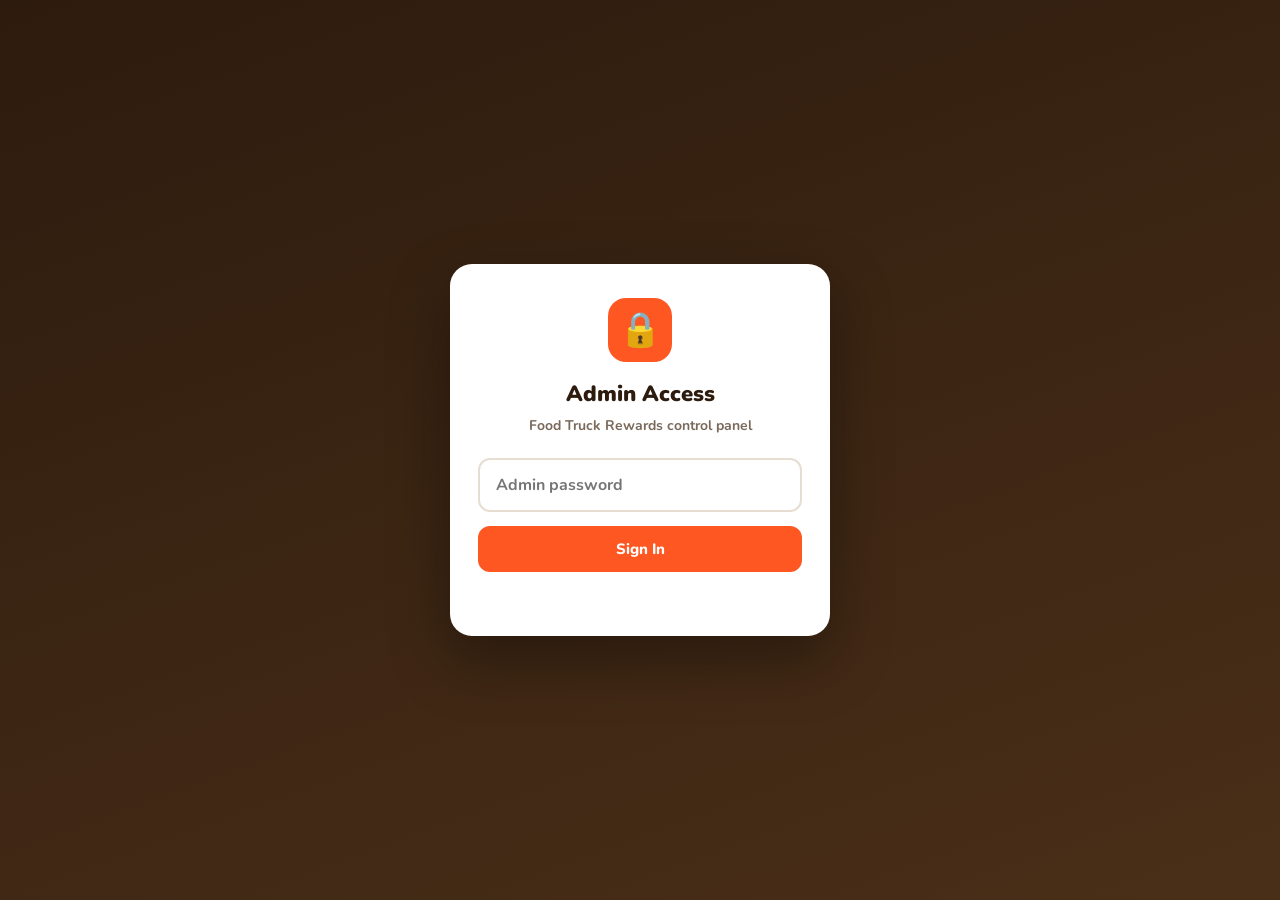
<file: admin.html>
<!DOCTYPE html>
<html lang="en">
<head>
<meta charset="UTF-8">
<meta name="viewport" content="width=device-width, initial-scale=1.0">
<meta name="robots" content="noindex, nofollow">
<title>Admin · Food Truck Rewards</title>
<meta name="theme-color" content="#2D1B0E">
<link rel="preconnect" href="https://fonts.googleapis.com">
<link href="https://fonts.googleapis.com/css2?family=Nunito:wght@600;700;800;900&display=swap" rel="stylesheet">
<style>
  :root{
    --or:#FF5722; --gd:#F9A825; --gn:#1f8f3a; --rd:#C62828; --bl:#1565C0;
    --tx:#2D1B0E; --mu:#7a6a5c; --bg:#F6F1EA; --card:#fff; --line:#e7ddd0; --dark:#2D1B0E;
    --f:'Nunito',-apple-system,BlinkMacSystemFont,'Segoe UI',sans-serif;
  }
  *{box-sizing:border-box;margin:0;padding:0}
  body{font-family:var(--f);font-weight:700;background:var(--bg);color:var(--tx);line-height:1.5}
  a{color:var(--or)}
  .hidden{display:none!important}
  button{font-family:var(--f);cursor:pointer}

  /* Login */
  #login{min-height:100vh;display:flex;align-items:center;justify-content:center;padding:24px;
    background:linear-gradient(160deg,#2D1B0E,#4a2f18)}
  .login-card{background:#fff;border-radius:22px;padding:34px 28px;width:100%;max-width:380px;box-shadow:0 24px 60px rgba(0,0,0,.35);text-align:center}
  .login-card .lg{width:64px;height:64px;border-radius:18px;background:var(--or);display:flex;align-items:center;justify-content:center;font-size:34px;margin:0 auto 16px}
  .login-card h1{font-size:22px;font-weight:900;margin-bottom:4px}
  .login-card p{color:var(--mu);font-size:14px;margin-bottom:22px}
  .in{width:100%;padding:14px 16px;border:2px solid var(--line);border-radius:12px;font-size:16px;font-family:var(--f);font-weight:700;outline:none;color:var(--tx)}
  .in:focus{border-color:var(--or)}
  .btn{display:inline-flex;align-items:center;justify-content:center;gap:8px;border:none;border-radius:12px;padding:13px 20px;font-weight:800;font-size:15px;background:var(--or);color:#fff;transition:filter .15s}
  .btn:hover{filter:brightness(1.05)}
  .btn:disabled{opacity:.5;cursor:not-allowed}
  .btn-sm{padding:7px 12px;font-size:13px;border-radius:9px}
  .btn-gh{background:transparent;color:var(--tx);border:1.5px solid var(--line)}
  .btn-rd{background:var(--rd)} .btn-gn{background:var(--gn)} .btn-dk{background:var(--dark)}
  .err{color:var(--rd);font-size:13px;font-weight:800;margin-top:12px;min-height:18px}

  /* Shell */
  header{background:var(--dark);color:#fff;padding:14px 20px;display:flex;align-items:center;justify-content:space-between;gap:12px;position:sticky;top:0;z-index:20}
  .h-brand{display:flex;align-items:center;gap:10px;font-weight:900;font-size:17px}
  .h-brand .ic{width:34px;height:34px;border-radius:10px;background:var(--or);display:flex;align-items:center;justify-content:center;font-size:18px}
  .h-brand small{display:block;font-size:10px;font-weight:800;letter-spacing:2px;color:#c9a98e;text-transform:uppercase}
  .tabs{display:flex;gap:4px;background:#fff;border-bottom:1px solid var(--line);padding:0 12px;position:sticky;top:62px;z-index:19;overflow-x:auto}
  .tab{padding:14px 16px;font-weight:800;font-size:14px;color:var(--mu);border:none;background:transparent;border-bottom:3px solid transparent;white-space:nowrap}
  .tab.on{color:var(--or);border-bottom-color:var(--or)}
  main{max-width:1100px;margin:0 auto;padding:20px 16px 60px}
  .page{display:none} .page.on{display:block}

  /* Stat cards */
  .stats{display:grid;grid-template-columns:repeat(auto-fit,minmax(150px,1fr));gap:12px;margin-bottom:12px}
  .stat{background:var(--card);border:1px solid var(--line);border-radius:16px;padding:18px;box-shadow:0 2px 8px rgba(120,80,40,.05)}
  .stat .v{font-size:30px;font-weight:900;line-height:1}
  .stat .l{font-size:11px;font-weight:800;color:var(--mu);text-transform:uppercase;letter-spacing:.6px;margin-top:6px}
  .stat.hi{background:linear-gradient(135deg,var(--or),#ff7d4d);color:#fff}
  .stat.hi .l{color:rgba(255,255,255,.85)}

  /* ── Dashboard ──────────────────────────────────────────────
     Series slots come from a validated categorical palette (fixed
     order, never cycled). Assigned to vendor lifecycle stages, so a
     stage keeps its colour when the counts change. */
  .viz{--s1:#2a78d6; --s2:#eb6834; --s3:#1baf7a; --s4:#eda100;
       --ink:#2D1B0E; --ink2:#6d5e51; --ink3:#96887b; --grid:#eee6db;}

  .hero-row{display:grid;grid-template-columns:minmax(0,1.15fr) minmax(0,2fr);gap:14px;margin-bottom:14px}
  @media(max-width:820px){ .hero-row{grid-template-columns:minmax(0,1fr)} }
  .hero{background:linear-gradient(135deg,var(--or),#ff7d4d);color:#fff;border-radius:18px;
        padding:22px 24px;box-shadow:0 6px 20px rgba(255,87,34,.22);display:flex;
        flex-direction:column;justify-content:center}
  .hero .lbl{font-size:11px;font-weight:900;letter-spacing:.9px;text-transform:uppercase;
             color:rgba(255,255,255,.9)}
  /* proportional figures on display-size numbers — tabular digits make a
     large standalone value look loose; tabular-nums is for aligned rows */
  .hero .fig{font-size:52px;font-weight:900;line-height:1.05;margin:6px 0 2px}
  .hero .sub{font-size:13px;font-weight:700;color:rgba(255,255,255,.92);line-height:1.5}
  .kpis{display:grid;grid-template-columns:repeat(3,minmax(0,1fr));gap:14px}
  @media(max-width:560px){ .kpis{grid-template-columns:minmax(0,1fr)} }
  .kpi{background:var(--card);border:1px solid var(--line);border-radius:18px;padding:18px 20px;
       box-shadow:0 2px 8px rgba(120,80,40,.05);display:flex;flex-direction:column;justify-content:center}
  .kpi .v{font-size:34px;font-weight:900;line-height:1}
  .kpi .l{font-size:11px;font-weight:900;color:var(--mu);text-transform:uppercase;
          letter-spacing:.7px;margin-top:7px}
  .kpi .d{font-size:12px;font-weight:700;color:var(--ink3);margin-top:7px;line-height:1.45}

  .grid2{display:grid;grid-template-columns:minmax(0,1fr) minmax(0,1fr);gap:14px;margin-bottom:14px}
  @media(max-width:820px){ .grid2{grid-template-columns:minmax(0,1fr)} }
  .panel{background:var(--card);border:1px solid var(--line);border-radius:18px;padding:18px 20px 16px;
         box-shadow:0 2px 8px rgba(120,80,40,.05);margin-bottom:14px}
  .panel h3{font-size:14.5px;font-weight:900;margin-bottom:2px}
  .panel .cap{font-size:12px;font-weight:700;color:var(--ink3);margin-bottom:14px;line-height:1.5}
  .panel svg{display:block;max-width:100%}

  /* legend — always present for 2+ series; identity is never colour alone */
  .lg{display:flex;flex-wrap:wrap;gap:14px;margin-top:12px}
  .lg i{width:11px;height:11px;border-radius:3px;display:inline-block;flex:none}
  .lg span{display:inline-flex;align-items:center;gap:7px;font-size:12.5px;font-weight:800;color:var(--ink2)}
  .lg b{color:var(--ink);font-variant-numeric:tabular-nums}

  .empty-viz{display:flex;align-items:center;justify-content:center;min-height:132px;
             border:1.5px dashed var(--line);border-radius:12px;color:var(--ink3);
             font-size:13px;font-weight:700;text-align:center;padding:16px;line-height:1.55}

  /* long-tail totals belong in a table, not fifteen tiny boxes */
  /* the global `table` rule forces min-width:640px for the wide data
     grids — these summary tables must be allowed to shrink instead */
  .mini{width:100%;min-width:0;border-collapse:collapse;table-layout:fixed}
  .mini td{padding:11px 0;border-bottom:1px solid var(--line);font-size:13.5px;font-weight:700;
           overflow-wrap:anywhere}
  .mini tr:last-child td{border-bottom:none}
  .mini td:last-child{text-align:right;font-weight:900;font-variant-numeric:tabular-nums;width:34%}
  .mini .grp{font-size:10.5px;font-weight:900;color:var(--ink3);text-transform:uppercase;
             letter-spacing:.7px;padding-top:16px}

  .numbtn{margin-top:12px;background:transparent;border:1.5px solid var(--line);border-radius:9px;
          padding:7px 13px;font-size:12.5px;font-weight:800;color:var(--ink2);font-family:var(--f)}
  .numbtn:hover{border-color:var(--or);color:var(--or)}
  .numtbl{margin-top:10px;max-height:260px;overflow-y:auto;border:1px solid var(--line);
          border-radius:10px;padding:0 12px}
  .nums th{position:sticky;top:0;background:var(--card);padding:9px 0;font-size:10.5px;
           border-bottom:1.5px solid var(--line);white-space:nowrap}
  .nums td{padding:8px 0;font-size:13px}
  .nums .r{text-align:right;width:26%;font-variant-numeric:tabular-nums}

  /* traffic sources — one measure across named categories, so one hue for
     every bar. Colouring by size would double-encode the length. */
  .ref{display:grid;grid-template-columns:minmax(0,1fr) 78px 78px;gap:12px;align-items:center;
       padding:11px 0;border-bottom:1px solid var(--line)}
  .ref:last-child{border-bottom:none}
  .ref .nm{font-size:13.5px;font-weight:800;overflow:hidden;text-overflow:ellipsis;white-space:nowrap}
  .ref .track{height:9px;border-radius:99px;background:#F1E8DC;margin-top:7px;overflow:hidden}
  .ref .fill{height:100%;border-radius:99px;background:var(--s1)}
  .ref .n{text-align:right;font-size:14px;font-weight:900;font-variant-numeric:tabular-nums}
  .ref-head{display:grid;grid-template-columns:minmax(0,1fr) 78px 78px;gap:12px;
            padding-bottom:8px;border-bottom:1.5px solid var(--line);
            font-size:10.5px;font-weight:900;color:var(--ink3);
            text-transform:uppercase;letter-spacing:.6px}
  .ref-head span:not(:first-child){text-align:right}

  .tip{position:fixed;pointer-events:none;z-index:60;background:var(--dark);color:#fff;
       border-radius:9px;padding:8px 11px;font-size:12px;font-weight:800;line-height:1.5;
       box-shadow:0 8px 24px rgba(0,0,0,.28);opacity:0;transition:opacity .12s ease;white-space:nowrap}
  .tip.on{opacity:1}

  /* Toolbar */
  .toolbar{display:flex;gap:10px;flex-wrap:wrap;align-items:center;margin:18px 0 12px}
  .toolbar .in{flex:1;min-width:180px;padding:11px 14px}
  .seg{display:flex;gap:2px;background:#eee3d5;border-radius:10px;padding:3px}
  .seg button{border:none;background:transparent;padding:7px 12px;border-radius:8px;font-weight:800;font-size:12.5px;color:var(--mu)}
  .seg button.on{background:#fff;color:var(--or);box-shadow:0 1px 3px rgba(0,0,0,.1)}

  /* Table */
  .tbl-wrap{background:var(--card);border:1px solid var(--line);border-radius:16px;overflow:hidden}
  .tbl-scroll{overflow-x:auto}
  table{width:100%;border-collapse:collapse;min-width:640px}
  th{text-align:left;font-size:11px;font-weight:900;color:var(--mu);text-transform:uppercase;letter-spacing:.5px;padding:12px 14px;border-bottom:2px solid var(--line);white-space:nowrap;background:#faf6f0}
  td{padding:12px 14px;border-bottom:1px solid var(--line);font-size:14px;font-weight:700;vertical-align:middle}
  tr:last-child td{border-bottom:none}
  .t-main{font-weight:900} .t-sub{font-size:12px;color:var(--mu);font-weight:700}
  .empty{text-align:center;padding:40px 20px;color:var(--mu);font-weight:800}
  .row-act{display:flex;gap:6px;flex-wrap:wrap;justify-content:flex-end}

  /* Badges */
  .badge{display:inline-flex;align-items:center;gap:5px;font-size:11px;font-weight:900;padding:4px 10px;border-radius:99px;white-space:nowrap}
  .b-active{background:rgba(31,143,58,.12);color:var(--gn)}
  .b-trial{background:rgba(21,101,192,.12);color:var(--bl)}
  .b-promo{background:rgba(249,168,37,.16);color:#9a6a00}
  .b-grace{background:rgba(198,40,40,.1);color:var(--rd)}
  .b-inactive{background:#eee;color:#888}
  .b-demo{background:rgba(120,90,200,.14);color:#5b3fa8}
  .b-blocked{background:var(--rd);color:#fff}

  /* Feedback */
  .tab-badge{display:inline-flex;align-items:center;justify-content:center;min-width:19px;height:19px;
    margin-left:7px;padding:0 6px;border-radius:99px;background:var(--or);color:#fff;font-size:11px;font-weight:900}
  .fb-list{display:grid;gap:12px}
  .fb-card{background:var(--card);border:1px solid var(--line);border-radius:16px;padding:16px 18px}
  .fb-card.unread{border-color:rgba(255,87,34,.5);box-shadow:0 0 0 3px rgba(255,87,34,.08)}
  .fb-top{display:flex;align-items:center;gap:10px;flex-wrap:wrap;margin-bottom:9px}
  .fb-stars{font-size:16px;letter-spacing:1px;color:var(--or)}
  .fb-stars i{color:#dcd3c9;font-style:normal}
  .fb-when{margin-left:auto;font-size:12px;font-weight:800;color:var(--mu);white-space:nowrap}
  .fb-msg{font-size:15px;line-height:1.65;white-space:pre-wrap;word-break:break-word}
  .fb-who{font-size:12.5px;font-weight:800;color:var(--mu);margin-top:10px}
  .fb-who a{color:var(--or)}
  .fb-acts{display:flex;gap:6px;justify-content:flex-end;margin-top:12px;flex-wrap:wrap}
  .fb-acts a.btn{text-decoration:none}

  /* Modal */
  .modal{position:fixed;inset:0;background:rgba(0,0,0,.5);display:none;align-items:flex-end;justify-content:center;z-index:40}
  .modal.on{display:flex}
  .sheet{background:#fff;border-radius:20px 20px 0 0;width:100%;max-width:560px;max-height:90vh;overflow-y:auto;padding:22px 20px 32px}
  .sheet h3{font-size:20px;font-weight:900;margin-bottom:2px}
  .sheet .close{float:right;background:#eee;border:none;width:32px;height:32px;border-radius:50%;font-size:16px;font-weight:900}
  .kv{display:flex;justify-content:space-between;gap:12px;padding:10px 0;border-bottom:1px solid var(--line);font-size:14px}
  .kv .k{color:var(--mu);font-weight:800} .kv .v{font-weight:800;text-align:right;word-break:break-word}
  .field{margin-bottom:14px;text-align:left}
  .field label{display:block;font-size:12px;font-weight:900;color:var(--mu);text-transform:uppercase;letter-spacing:.5px;margin-bottom:6px}
  @media(min-width:560px){ .modal{align-items:center} .sheet{border-radius:20px} }

  /* Toast */
  #toast{position:fixed;bottom:20px;left:50%;transform:translateX(-50%) translateY(120px);background:var(--dark);color:#fff;padding:13px 22px;border-radius:12px;font-weight:800;font-size:14px;z-index:60;transition:transform .3s;box-shadow:0 10px 30px rgba(0,0,0,.3);max-width:90vw;text-align:center}
  #toast.on{transform:translateX(-50%) translateY(0)}
</style>
</head>
<body>

<!-- LOGIN -->
<div id="login">
  <form class="login-card" onsubmit="return doLogin(event)">
    <div class="lg">🔒</div>
    <h1>Admin Access</h1>
    <p>Food Truck Rewards control panel</p>
    <input class="in" type="password" id="pw" placeholder="Admin password" autocomplete="current-password" required>
    <button class="btn" style="width:100%;margin-top:14px" id="login-btn">Sign In</button>
    <div class="err" id="login-err"></div>
  </form>
</div>

<!-- DASHBOARD -->
<div id="dash" class="hidden">
  <header>
    <div class="h-brand"><div class="ic">🔥</div><div>Food Truck Rewards<small>Admin</small></div></div>
    <button class="btn btn-sm btn-gh" style="color:#fff;border-color:rgba(255,255,255,.3)" onclick="logout()">Sign out</button>
  </header>

  <div class="tabs">
    <button class="tab on" data-tab="overview" onclick="showTab('overview')">Overview</button>
    <button class="tab" data-tab="vendors" onclick="showTab('vendors')">Vendors</button>
    <button class="tab" data-tab="customers" onclick="showTab('customers')">Customers</button>
    <button class="tab" data-tab="promos" onclick="showTab('promos')">Promo Codes</button>
    <button class="tab" data-tab="feedback" onclick="showTab('feedback')">Feedback<span id="fb-badge" class="tab-badge" hidden>0</span></button>
  </div>

  <main>
    <!-- OVERVIEW -->
    <div class="page on viz" id="page-overview">
      <div id="ov-banner" style="display:none;background:#FDECEA;border:1px solid #F5C6CB;color:#B02A37;border-radius:12px;padding:14px 16px;margin-bottom:14px;font-size:13.5px;font-weight:700;line-height:1.6"></div>
      <div class="hero-row">
        <div class="hero">
          <div class="lbl">Monthly recurring revenue</div>
          <div class="fig" id="ov-mrr">$0.00</div>
          <div class="sub" id="ov-mrr-sub">&nbsp;</div>
        </div>
        <div class="kpis" id="ov-kpis"></div>
      </div>

      <div class="panel">
        <h3>Where your vendors stand</h3>
        <div class="cap" id="ov-life-cap">Every vendor, by billing stage.</div>
        <div id="ov-lifecycle"></div>
      </div>

      <div class="grid2">
        <div class="panel" style="margin-bottom:0">
          <h3>Customer visits</h3>
          <div class="cap">Check-ins and order pickups, last 30 days.</div>
          <div id="ov-visits"></div>
        </div>
        <div class="panel" style="margin-bottom:0">
          <h3>Website traffic</h3>
          <div class="cap">Page views on foodtruckrewards.com, last 30 days.</div>
          <div id="ov-traffic"></div>
        </div>
      </div>

      <div class="panel">
        <h3>Sign-ups</h3>
        <div class="cap">New trucks and new customers per day, last 30 days.</div>
        <div id="ov-signups"></div>
      </div>

      <div class="panel">
        <h3>Where your traffic comes from</h3>
        <div class="cap">Website visits by source, last 30 days.</div>
        <div id="ov-refs"></div>
      </div>

      <div class="grid2">
        <div class="panel" style="margin-bottom:0">
          <h3>All-time totals</h3>
          <div class="cap">Everything recorded since launch.</div>
          <table class="mini" id="ov-totals"></table>
        </div>
        <div class="panel" style="margin-bottom:0">
          <h3>Churn</h3>
          <div class="cap">Accounts deleted. Only a count is kept, never personal data.</div>
          <table class="mini" id="ov-churn"></table>
        </div>
      </div>

      <div id="ov-note" style="display:none;font-size:12.5px;font-weight:700;color:#96887b;line-height:1.6;margin-top:2px"></div>
      <div class="toolbar"><button class="btn btn-sm btn-gh" onclick="loadAll()">↻ Refresh</button></div>
    </div>

    <!-- VENDORS -->
    <div class="page" id="page-vendors">
      <div class="toolbar">
        <input class="in" id="v-search" placeholder="Search trucks, email, #…" oninput="renderVendors()">
        <div class="seg" id="v-filter">
          <button class="on" data-f="all" onclick="setVFilter('all',this)">All</button>
          <button data-f="active" onclick="setVFilter('active',this)">Active</button>
          <button data-f="trial" onclick="setVFilter('trial',this)">Trial</button>
          <button data-f="grace" onclick="setVFilter('grace',this)">Grace</button>
          <button data-f="inactive" onclick="setVFilter('inactive',this)">Inactive</button>
          <button data-f="blocked" onclick="setVFilter('blocked',this)">Blocked</button>
        </div>
        <button class="btn btn-sm btn-gh" onclick="exportCSV('vendors')">⬇ Export CSV</button>
      </div>
      <div class="tbl-wrap"><div class="tbl-scroll"><table>
        <thead><tr><th>Truck</th><th>Contact</th><th>#</th><th>Status</th><th>Joined</th><th></th></tr></thead>
        <tbody id="v-rows"></tbody>
      </table></div></div>
    </div>

    <!-- CUSTOMERS -->
    <div class="page" id="page-customers">
      <div class="toolbar">
        <input class="in" id="c-search" placeholder="Search name, email, phone…" oninput="renderCustomers()">
        <div class="seg" id="c-filter">
          <button class="on" data-f="all" onclick="setCFilter('all',this)">All</button>
          <button data-f="active" onclick="setCFilter('active',this)">Active</button>
          <button data-f="blocked" onclick="setCFilter('blocked',this)">Blocked</button>
        </div>
        <button class="btn btn-sm btn-gh" onclick="exportCSV('customers')">⬇ Export CSV</button>
      </div>
      <div class="tbl-wrap"><div class="tbl-scroll"><table>
        <thead><tr><th>Customer</th><th>Contact</th><th>Visits</th><th>Status</th><th>Joined</th><th></th></tr></thead>
        <tbody id="c-rows"></tbody>
      </table></div></div>
    </div>

    <!-- PROMOS -->
    <div class="page" id="page-promos">
      <div class="tbl-wrap" style="padding:18px;margin-bottom:16px">
        <div style="font-weight:900;font-size:16px;margin-bottom:14px">➕ Create promo code</div>
        <div style="display:grid;grid-template-columns:1fr 1fr 1fr auto;gap:10px;align-items:end" id="promo-form-grid">
          <div class="field" style="margin:0"><label>Code</label><input class="in" id="p-code" placeholder="LAUNCH50"></div>
          <div class="field" style="margin:0"><label>Free months</label><input class="in" id="p-months" type="number" value="1" min="1"></div>
          <div class="field" style="margin:0"><label>Max uses (blank = ∞)</label><input class="in" id="p-max" type="number" min="1" placeholder="∞"></div>
          <button class="btn" id="p-create-btn" onclick="createPromo()">Create</button>
        </div>
        <label style="display:flex;align-items:center;gap:9px;margin-top:12px;cursor:pointer;font-weight:800;font-size:13.5px">
          <input type="checkbox" id="p-lifetime" style="width:17px;height:17px;accent-color:#FF5722;cursor:pointer" onchange="onLifetimeToggle()">
          Free for life — 100% off forever, ignores &ldquo;free months&rdquo;
        </label>
        <div id="p-lifetime-note" style="display:none;font-size:12.5px;color:#9a6a00;background:rgba(249,168,37,.14);border-radius:8px;padding:9px 11px;margin-top:9px;line-height:1.55;font-weight:700">
          Attaches a 100%-off Stripe coupon to the vendor&rsquo;s subscription, so they are never billed. <b>Always set a max uses</b> — an uncapped lifetime code is one screenshot away from being free for everyone.
        </div>
      </div>
      <div class="tbl-wrap"><div class="tbl-scroll"><table>
        <thead><tr><th>Code</th><th>Type</th><th>Uses</th><th>Status</th><th></th></tr></thead>
        <tbody id="p-rows"></tbody>
      </table></div></div>
    </div>

    <!-- FEEDBACK -->
    <div class="page" id="page-feedback">
      <div id="fb-banner" style="display:none;background:#FDECEA;border:1px solid #F5C6CB;color:#B02A37;border-radius:12px;padding:14px 16px;margin-bottom:14px;font-size:13.5px;font-weight:700;line-height:1.6"></div>
      <div class="kpis" id="fb-kpis" style="margin-bottom:16px"></div>
      <div class="fb-list" id="fb-list"></div>
    </div>
  </main>
</div>

<!-- Vendor detail modal -->
<div class="modal" id="v-modal" onclick="if(event.target===this)closeModal('v-modal')">
  <div class="sheet" id="v-modal-body"></div>
</div>

<div id="toast"></div>

<script>
  var API = location.origin;
  var TOKEN = localStorage.getItem('ftr_admin_token') || '';
  var S = { vendors:[], customers:[], promos:[], feedback:[], vFilter:'all', cFilter:'all' };

  /* ── API helper ── */
  async function api(method, path, body){
    var opt = { method: method, headers: { 'Authorization':'Bearer '+TOKEN } };
    if(body){ opt.headers['Content-Type']='application/json'; opt.body=JSON.stringify(body); }
    var res = await fetch(API+path, opt);
    var data = null; try{ data = await res.json(); }catch(e){}
    if(res.status===401){ logout(); throw new Error('Session expired'); }
    if(!res.ok){ throw new Error((data&&data.error)||('Error '+res.status)); }
    return data ? data.data : null;
  }

  /* ── Auth ── */
  async function doLogin(e){
    e.preventDefault();
    var btn=document.getElementById('login-btn'), err=document.getElementById('login-err');
    err.textContent=''; btn.disabled=true; btn.textContent='Signing in…';
    try{
      var res = await fetch(API+'/api/admin/login', {method:'POST',headers:{'Content-Type':'application/json'},body:JSON.stringify({password:document.getElementById('pw').value})});
      var data = await res.json();
      if(!res.ok){ throw new Error(data.error||'Login failed'); }
      TOKEN = data.data.token; localStorage.setItem('ftr_admin_token', TOKEN);
      showDash();
    }catch(ex){ err.textContent = ex.message; }
    btn.disabled=false; btn.textContent='Sign In';
    return false;
  }
  async function exportCSV(kind){
    try{
      toast('⬇ Preparing '+kind+' export…');
      var res = await fetch(API + '/api/admin/export/' + kind + '.csv', {
        headers: { 'Authorization':'Bearer '+TOKEN }
      });
      if(res.status===401){ toast('⚠️ Session expired'); logout(); return; }
      if(!res.ok){ toast('⚠️ Export failed'); return; }
      var blob = await res.blob();
      var url  = URL.createObjectURL(blob);
      var a = document.createElement('a');
      var stamp = new Date().toISOString().slice(0,10);
      a.href = url; a.download = 'foodtruckrewards-' + kind + '-' + stamp + '.csv';
      document.body.appendChild(a); a.click(); a.remove();
      setTimeout(function(){ URL.revokeObjectURL(url); }, 1000);
      toast('✅ '+kind+' exported');
    }catch(ex){ toast('⚠️ '+ex.message); }
  }

  function logout(){ TOKEN=''; localStorage.removeItem('ftr_admin_token');
    document.getElementById('dash').classList.add('hidden'); document.getElementById('login').classList.remove('hidden');
    document.getElementById('pw').value=''; }
  function showDash(){ document.getElementById('login').classList.add('hidden'); document.getElementById('dash').classList.remove('hidden'); loadAll(); }

  /* ── Tabs ── */
  function showTab(t){
    document.querySelectorAll('.tab').forEach(function(b){ b.classList.toggle('on', b.dataset.tab===t); });
    document.querySelectorAll('.page').forEach(function(p){ p.classList.toggle('on', p.id==='page-'+t); });
  }

  /* ── Load everything (each section independent so one failure can't blank the rest) ── */
  async function loadAll(){
    try{
      var st = await api('GET','/api/admin/stats');
      S.vendors = st.vendors||[]; S.promos = st.promo_codes||[];
      renderStats(st); renderVendors(); renderPromos();
    }catch(ex){
      if(ex.message!=='Session expired'){
        var el=document.getElementById('ov-banner');
        if(el){ el.innerHTML='⚠️ Couldn\'t load stats — '+esc(ex.message)
          +'<div style="font-weight:600;font-size:12.5px;margin-top:6px;opacity:.85">Tap Refresh to retry.</div>';
          el.style.display='block'; }
        toast('⚠️ Stats: '+ex.message);
      }
    }
    try{
      S.customers = await api('GET','/api/admin/customers') || [];
      renderCustomers();
    }catch(ex){ if(ex.message!=='Session expired') toast('⚠️ Customers: '+ex.message); }

    await loadFeedback();
  }

  /* ── Overview ── */
  var LAST_STATS = null;
  function renderStats(s){
    LAST_STATS = s;
    var money = '$'+(s.mrr||0).toLocaleString(undefined,{minimumFractionDigits:2,maximumFractionDigits:2});
    document.getElementById('ov-mrr').textContent = money;
    document.getElementById('ov-mrr-sub').innerHTML = s.paying_vendors
      ? s.paying_vendors + ' vendor' + (s.paying_vendors===1?'':'s') + ' billing at $9.99/mo'
      : 'No one is being billed yet. Trials and comped accounts are not counted here.';

    var rate = s.total_visits ? Math.round((s.total_redemptions/s.total_visits)*100) : 0;
    var kpis = [
      [(s.active_vendors||0).toLocaleString(), 'Active trucks',
       (s.trial_vendors||0) + ' on trial · ' + (s.grace_vendors||0) + ' in grace'],
      [(s.total_customers||0).toLocaleString(), 'Customers',
       (s.total_visits||0).toLocaleString() + ' visits all time'],
      [rate + '%', 'Reward redemption rate',
       (s.total_redemptions||0).toLocaleString() + ' rewards claimed'],
    ];
    document.getElementById('ov-kpis').innerHTML = kpis.map(function(k){
      return '<div class="kpi"><div class="v">'+k[0]+'</div><div class="l">'+k[1]+'</div>'
           + '<div class="d">'+k[2]+'</div></div>';
    }).join('');

    renderLifecycle(s);

    var ser = s.series || {};
    areaChart('ov-visits',  ser.days, ser.visits,     'var(--s2)', 'visits');
    areaChart('ov-traffic', ser.days, ser.page_views, 'var(--s1)', 'page views');
    signupChart('ov-signups', ser.days, ser.vendors, ser.customers);

    renderReferrers(s.referrers);

    document.getElementById('ov-totals').innerHTML = miniRows([
      ['Customer visits',      s.total_visits],
      ['Rewards redeemed',     s.total_redemptions],
      ['Website views',        s.site_views],
      ['Website views · 30d',  s.site_views_30d],
      ['Website visitors · 30d', s.site_visitors_30d],
    ]);
    document.getElementById('ov-churn').innerHTML = miniRows([
      ['Customers lost · 30d',   s.customers_lost_30d],
      ['Customers lost · total', s.customers_lost],
      ['Trucks lost · 30d',      s.vendors_lost_30d],
      ['Trucks lost · total',    s.vendors_lost],
    ]);

    // Say out loud what these numbers leave out, so the dashboard can be
    // trusted without remembering how it's wired.
    // A broken analytics table looks exactly like "nobody visited" — say so
    // rather than reporting a zero that can't be trusted.
    var ban = document.getElementById('ov-banner');
    if(ban){
      if(s.analytics_error){
        // PGRST205 means PostgREST's schema cache is stale, NOT that the table
        // is missing. Telling someone to re-run SQL they already ran sends them
        // in a circle, so name the actual fix.
        // PGRST205 covers three different causes — table missing, privileges
        // missing, cache stale — and they are indistinguishable from here.
        // Sending someone to one specific cause was what wasted the last two
        // rounds, so point at the file that handles all three.
        ban.innerHTML = '⚠️ <b>Website views are not being recorded.</b> '
          + 'Paste all of <code>PAGE_VIEWS_SCHEMA.sql</code> into the Supabase '
          + 'SQL editor and run it — it creates the table, fixes privileges and '
          + 'reloads the API cache, and ends with a row proving it worked.'
          + ' The traffic figures below are not real until this is fixed.'
          + '<div style="font-weight:600;font-size:12.5px;margin-top:6px;opacity:.85">'
          + esc(s.analytics_error) + '</div>';
        ban.style.display = 'block';
      } else {
        ban.style.display = 'none';
      }
    }

    var note = document.getElementById('ov-note');
    if(note){
      var bits = ['Revenue counts only vendors Stripe is actually billing '
                + '(past trial, no active promo).'];
      if(s.demo_vendors) bits.push(s.demo_vendors + ' demo account'
                + (s.demo_vendors===1?'':'s') + ' excluded from every figure above.');
      note.innerHTML = bits.join(' ');
      note.style.display = 'block';
    }
  }

  var _rzT;
  window.addEventListener('resize', function(){
    if(!LAST_STATS) return;
    clearTimeout(_rzT);
    _rzT = setTimeout(function(){ renderStats(LAST_STATS); }, 160);
  });

  /* Traffic sources. One bar per source, all the same colour — the length
     already carries the magnitude, so tinting by size would say it twice.
     Both numbers are printed, so the bars are decoration not the only read. */
  function renderReferrers(list){
    var box=document.getElementById('ov-refs'); if(!box) return;
    list = list || [];
    if(!list.length){
      box.innerHTML = '<div class="empty-viz">No visits recorded in the last 30 days.'
        + '<br>Sources appear here as traffic arrives.</div>';
      return;
    }
    var max = Math.max.apply(null, list.map(function(r){ return r.views||0; })) || 1;
    box.innerHTML = '<div class="ref-head"><span>Source</span><span>Views</span><span>People</span></div>'
      + list.map(function(r){
          var pct = Math.max(2, Math.round((r.views||0)/max*100));
          return '<div class="ref">'
            + '<div><div class="nm">'+esc(r.source)+'</div>'
            +   '<div class="track"><div class="fill" style="width:'+pct+'%"></div></div></div>'
            + '<div class="n">'+(r.views||0).toLocaleString()+'</div>'
            + '<div class="n">'+(r.visitors||0).toLocaleString()+'</div>'
            + '</div>';
        }).join('');
  }

  function miniRows(rows){
    return rows.map(function(r){
      return '<tr><td>'+r[0]+'</td><td>'+((r[1]||0).toLocaleString())+'</td></tr>';
    }).join('');
  }

  /* ── Charts ──────────────────────────────────────────────────
     Hand-rolled SVG: no chart library, so the admin page stays a
     single file with no CDN and works offline. */

  var TIP = null;
  function tip(){ if(!TIP){ TIP=document.createElement('div'); TIP.className='tip';
                            document.body.appendChild(TIP); } return TIP; }
  function showTip(x, y, html){
    var t=tip(); t.innerHTML=html; t.classList.add('on');
    var r=t.getBoundingClientRect();
    t.style.left = Math.max(8, Math.min(window.innerWidth-r.width-8, x-r.width/2))+'px';
    t.style.top  = Math.max(8, y-r.height-12)+'px';
  }
  function hideTip(){ if(TIP) TIP.classList.remove('on'); }

  function cap1(t){ return t.charAt(0).toUpperCase()+t.slice(1); }

  /* Mouse and touch both scrub the chart. Touch matters more than it sounds:
     the admin page gets used on a phone, where mousemove never fires — without
     this the daily numbers are simply unreachable. `touch-action:pan-y` lets
     the page still scroll vertically while a horizontal drag scrubs. */
  function bindPointer(svg, onAt, onClear){
    svg.style.touchAction = 'pan-y';
    svg.addEventListener('mousemove', function(ev){ onAt(ev.clientX); });
    svg.addEventListener('mouseleave', onClear);
    var hideT;
    function touch(ev){
      if(!ev.touches || !ev.touches.length) return;
      clearTimeout(hideT);
      onAt(ev.touches[0].clientX);
    }
    svg.addEventListener('touchstart', touch, {passive:true});
    svg.addEventListener('touchmove',  touch, {passive:true});
    svg.addEventListener('touchend', function(){
      // leave the reading up long enough to actually read it
      clearTimeout(hideT); hideT = setTimeout(onClear, 2500);
    }, {passive:true});
  }

  /* Every chart gets a table twin. A tooltip must never be the only way to
     read a value — it isn't reachable by screen reader, and on a phone it
     takes a deliberate drag to summon. */
  var NUM_OPEN = {};
  function numbers(box, id, head, rows){
    var open = !!NUM_OPEN[id];
    var d=document.createElement('div');
    d.innerHTML =
      '<button type="button" class="numbtn" aria-expanded="'+open+'">'
      + (open?'Hide numbers':'Show numbers')+'</button>'
      + '<div class="numtbl"'+(open?'':' hidden')+'><table class="mini nums"><thead><tr>'
      + head.map(function(h,i){ return '<th'+(i?' class="r"':'')+'>'+h+'</th>'; }).join('')
      + '</tr></thead><tbody>'
      + rows.slice().reverse().map(function(r){
          return '<tr>'+r.map(function(c,i){
            return '<td'+(i?' class="r"':'')+'>'+c+'</td>'; }).join('')+'</tr>';
        }).join('')
      + '</tbody></table></div>';
    var btn=d.querySelector('.numbtn'), tbl=d.querySelector('.numtbl');
    btn.addEventListener('click', function(){
      var nowOpen = tbl.hasAttribute('hidden');
      if(nowOpen) tbl.removeAttribute('hidden'); else tbl.setAttribute('hidden','');
      btn.textContent = nowOpen?'Hide numbers':'Show numbers';
      btn.setAttribute('aria-expanded', nowOpen);
      NUM_OPEN[id] = nowOpen;      // survives the resize redraw
    });
    box.appendChild(d);
  }

  function niceMax(v){
    if(v<=4) return 4;
    var mag=Math.pow(10, Math.floor(Math.log10(v)));
    return Math.ceil(v/(mag/2))*(mag/2);
  }
  function shortDay(iso){
    var d=new Date(iso+'T00:00:00');
    return (d.getMonth()+1)+'/'+d.getDate();
  }
  function emptyViz(box, msg){
    box.innerHTML = '<div class="empty-viz">'+msg+'</div>';
  }

  /* Single-series area — trend over time, one hue, no legend needed
     (the panel title names the series). */
  function areaChart(id, days, vals, color, unit){
    var box=document.getElementById(id); if(!box) return;
    days=days||[]; vals=vals||[];
    if(!days.length){ emptyViz(box,'No data yet.'); return; }
    var total=vals.reduce(function(a,b){return a+(b||0);},0);
    if(!total){
      emptyViz(box,'No '+unit+' in the last 30 days.<br>This fills in as activity starts.');
      return;
    }
    // Draw in real pixels, not a scaled viewBox — otherwise an 11px label
    // renders at 18px in a wide panel and 4px in a narrow one.
    var W=Math.max(280, Math.round(box.clientWidth||640));
    var H=190,PL=36,PR=10,PT=14,PB=26;
    var iw=W-PL-PR, ih=H-PT-PB;
    var max=niceMax(Math.max.apply(null, vals));
    var X=function(i){ return PL + (days.length<2 ? iw/2 : i*iw/(days.length-1)); };
    var Y=function(v){ return PT + ih - (v/max)*ih; };

    var g='';
    [0,0.5,1].forEach(function(f){
      var yy=PT+ih-f*ih, lab=Math.round(max*f);
      g+='<line x1="'+PL+'" y1="'+yy+'" x2="'+(W-PR)+'" y2="'+yy+'" stroke="var(--grid)" stroke-width="1"/>'
       + '<text x="'+(PL-8)+'" y="'+(yy+4)+'" text-anchor="end" font-size="11" font-weight="800" fill="var(--ink3)">'+lab+'</text>';
    });

    var line=vals.map(function(v,i){ return (i?'L':'M')+X(i).toFixed(1)+' '+Y(v).toFixed(1); }).join(' ');
    var area=line+' L'+X(days.length-1).toFixed(1)+' '+(PT+ih)+' L'+X(0).toFixed(1)+' '+(PT+ih)+' Z';

    var xl='';
    [0, Math.floor((days.length-1)/2), days.length-1].forEach(function(i,n){
      xl+='<text x="'+X(i).toFixed(1)+'" y="'+(H-6)+'" text-anchor="'+(n===0?'start':n===2?'end':'middle')
        + '" font-size="11" font-weight="800" fill="var(--ink3)">'+shortDay(days[i])+'</text>';
    });

    box.innerHTML =
      '<svg viewBox="0 0 '+W+' '+H+'" width="'+W+'" height="'+H+'" role="img" '
      + 'aria-label="'+unit+' per day for the last 30 days">'
      + g
      + '<path d="'+area+'" fill="'+color+'" opacity=".14"/>'
      + '<path d="'+line+'" fill="none" stroke="'+color+'" stroke-width="2" '
      + 'stroke-linejoin="round" stroke-linecap="round"/>'
      + '<line class="cx" x1="0" y1="'+PT+'" x2="0" y2="'+(PT+ih)+'" stroke="var(--ink3)" '
      + 'stroke-width="1" stroke-dasharray="3 3" opacity="0"/>'
      + '<circle class="dot" r="4.5" fill="'+color+'" stroke="#fff" stroke-width="2" opacity="0"/>'
      + '<rect class="hit" x="'+PL+'" y="'+PT+'" width="'+iw+'" height="'+ih+'" fill="transparent"/>'
      + xl
      + '</svg>';

    var svg=box.querySelector('svg'), cx=svg.querySelector('.cx'), dot=svg.querySelector('.dot');
    function at(clientX){
      var r=svg.getBoundingClientRect();
      var px=(clientX-r.left)/r.width*W;
      var i=Math.round((px-PL)/(iw||1)*(days.length-1));
      i=Math.max(0, Math.min(days.length-1, i));
      cx.setAttribute('x1',X(i)); cx.setAttribute('x2',X(i)); cx.setAttribute('opacity','.55');
      dot.setAttribute('cx',X(i)); dot.setAttribute('cy',Y(vals[i])); dot.setAttribute('opacity','1');
      var sx=r.left+X(i)/W*r.width, sy=r.top+Y(vals[i])/H*r.height;
      showTip(sx, sy, '<div>'+shortDay(days[i])+'</div><div>'+vals[i]+' '+unit+'</div>');
    }
    function clear(){ cx.setAttribute('opacity','0'); dot.setAttribute('opacity','0'); hideTip(); }
    bindPointer(svg, at, clear);
    numbers(box, id, ['Day', cap1(unit)], days.map(function(d,i){ return [shortDay(d), vals[i]]; }));
  }

  /* Two-series daily bars — distinct series, so categorical + legend. */
  function signupChart(id, days, vend, cust){
    var box=document.getElementById(id); if(!box) return;
    days=days||[]; vend=vend||[]; cust=cust||[];
    var tv=vend.reduce(function(a,b){return a+(b||0);},0);
    var tc=cust.reduce(function(a,b){return a+(b||0);},0);
    if(!days.length || (!tv && !tc)){
      emptyViz(box,'No sign-ups in the last 30 days.<br>New trucks and customers appear here as they join.');
      return;
    }
    var W=Math.max(280, Math.round(box.clientWidth||640));
    var H=200,PL=36,PR=10,PT=14,PB=26;
    var iw=W-PL-PR, ih=H-PT-PB;
    var max=niceMax(Math.max.apply(null, vend.concat(cust)));
    var slot=iw/days.length, bw=Math.max(2,(slot-3)/2);
    var Y=function(v){ return PT+ih-(v/max)*ih; };

    var g='';
    [0,0.5,1].forEach(function(f){
      var yy=PT+ih-f*ih;
      g+='<line x1="'+PL+'" y1="'+yy+'" x2="'+(W-PR)+'" y2="'+yy+'" stroke="var(--grid)" stroke-width="1"/>'
       + '<text x="'+(PL-8)+'" y="'+(yy+4)+'" text-anchor="end" font-size="11" font-weight="800" fill="var(--ink3)">'+Math.round(max*f)+'</text>';
    });

    var bars='';
    days.forEach(function(d,i){
      var x0=PL+i*slot+1.5;
      [[vend[i]||0,'var(--s3)',0],[cust[i]||0,'var(--s4)',bw+1]].forEach(function(b){
        if(!b[0]) return;
        var h=Math.max(2,(PT+ih)-Y(b[0]));
        bars+='<rect x="'+(x0+b[2]).toFixed(1)+'" y="'+Y(b[0]).toFixed(1)+'" width="'+bw.toFixed(1)
            + '" height="'+h.toFixed(1)+'" rx="2" fill="'+b[1]+'"/>';
      });
    });

    var xl='';
    [0, Math.floor((days.length-1)/2), days.length-1].forEach(function(i,n){
      var x=PL+i*slot+slot/2;
      xl+='<text x="'+x.toFixed(1)+'" y="'+(H-6)+'" text-anchor="'+(n===0?'start':n===2?'end':'middle')
        + '" font-size="11" font-weight="800" fill="var(--ink3)">'+shortDay(days[i])+'</text>';
    });

    box.innerHTML =
      '<svg viewBox="0 0 '+W+' '+H+'" width="'+W+'" height="'+H+'" role="img" '
      + 'aria-label="New trucks and customers per day for the last 30 days">'
      + g + bars
      + '<rect class="hit" x="'+PL+'" y="'+PT+'" width="'+iw+'" height="'+ih+'" fill="transparent"/>'
      + xl + '</svg>'
      + '<div class="lg">'
      +   '<span><i style="background:var(--s3)"></i>New trucks <b>'+tv+'</b></span>'
      +   '<span><i style="background:var(--s4)"></i>New customers <b>'+tc+'</b></span>'
      + '</div>';

    var svg=box.querySelector('svg');
    bindPointer(svg, function(clientX){
      var r=svg.getBoundingClientRect();
      var px=(clientX-r.left)/r.width*W;
      var i=Math.floor((px-PL)/slot);
      if(i<0||i>=days.length){ hideTip(); return; }
      showTip(r.left+(PL+i*slot+slot/2)/W*r.width, r.top+PT/H*r.height+42,
        '<div>'+shortDay(days[i])+'</div><div>'+(vend[i]||0)+' trucks · '+(cust[i]||0)+' customers</div>');
    }, hideTip);
    numbers(box, id, ['Day','New trucks','New customers'],
            days.map(function(d,i){ return [shortDay(d), vend[i]||0, cust[i]||0]; }));
  }

  /* Part-to-whole across 4 stages — stacked bar, 2px surface gaps,
     direct labels on any segment wide enough to hold one. */
  function renderLifecycle(s){
    var box=document.getElementById('ov-lifecycle'); if(!box) return;
    var segs=[
      ['Paying',   s.paying_vendors||0, 'var(--s1)'],
      ['On trial', s.trial_vendors||0,  'var(--s3)'],
      ['In grace', s.grace_vendors||0,  'var(--s4)'],
      ['Inactive', Math.max(0,(s.total_vendors||0)-(s.paying_vendors||0)-(s.trial_vendors||0)-(s.grace_vendors||0)), 'var(--s2)'],
    ];
    var total=segs.reduce(function(a,b){return a+b[1];},0);
    document.getElementById('ov-life-cap').textContent = total
      ? total + ' truck' + (total===1?'':'s') + ', by billing stage.'
      : 'Every vendor, by billing stage.';
    if(!total){
      emptyViz(box,'No vendors yet.<br>Trucks appear here the moment someone signs up.');
      return;
    }
    var W=Math.max(280, Math.round(box.clientWidth||640));
    var H=46,x=0,bars='',labs='';
    segs.forEach(function(sg){
      if(!sg[1]) return;
      var w=sg[1]/total*W;
      bars+='<rect x="'+x.toFixed(1)+'" y="0" width="'+Math.max(0,w-2).toFixed(1)+'" height="'+H
          + '" rx="6" fill="'+sg[2]+'"/>';
      if(w>62) labs+='<text x="'+(x+w/2-1).toFixed(1)+'" y="'+(H/2+5)
          + '" text-anchor="middle" font-size="14" font-weight="900" fill="#fff">'+sg[1]+'</text>';
      x+=w;
    });
    box.innerHTML='<svg viewBox="0 0 '+W+' '+H+'" width="'+W+'" height="'+H+'" role="img" '
      + 'aria-label="Vendors by billing stage">'+bars+labs+'</svg>'
      + '<div class="lg">'+segs.map(function(sg){
          return '<span><i style="background:'+sg[2]+'"></i>'+sg[0]+' <b>'+sg[1]+'</b></span>';
        }).join('')+'</div>';
  }

  /* ── Vendor status ── */
  function vStatus(v){
    if(v.is_blocked) return {k:'blocked', label:'Blocked'};
    if(v.plan_active) return {k:'active', label:'Active'};
    var now = Date.now();
    if(v.trial_ends_at && parseDate(v.trial_ends_at) > now) return {k:'trial', label:'Trial'};
    if(v.promo_expires_at && parseDate(v.promo_expires_at) > now) return {k:'promo', label:'Promo'};
    if(v.payment_failed_at){ var days=(now-parseDate(v.payment_failed_at))/86400000; if(days<=7) return {k:'grace', label:'Grace'}; }
    return {k:'inactive', label:'Inactive'};
  }
  function parseDate(s){ if(!s) return 0; var t=Date.parse(s.replace(' ','T')); return isNaN(t)?0:t; }
  function fmtDate(s){ var t=parseDate(s); if(!t) return '—'; var d=new Date(t); return (d.getMonth()+1)+'/'+d.getDate()+'/'+String(d.getFullYear()).slice(2); }
  function esc(s){ return String(s==null?'':s).replace(/[&<>"']/g,function(c){return {'&':'&amp;','<':'&lt;','>':'&gt;','"':'&quot;',"'":'&#39;'}[c];}); }

  /* ── Vendors ── */
  function setVFilter(f,el){ S.vFilter=f; el.parentNode.querySelectorAll('button').forEach(function(b){b.classList.toggle('on',b===el);}); renderVendors(); }
  function renderVendors(){
    var q=(document.getElementById('v-search').value||'').toLowerCase();
    var rows = S.vendors.filter(function(v){
      var st=vStatus(v).k;
      if(S.vFilter!=='all' && st!==S.vFilter) return false;
      if(q){ return (v.truck_name||'').toLowerCase().indexOf(q)>=0 || (v.email||'').toLowerCase().indexOf(q)>=0 || String(v.vendor_number||'').indexOf(q)>=0 || (v.owner_name||'').toLowerCase().indexOf(q)>=0; }
      return true;
    });
    var tb=document.getElementById('v-rows');
    if(!rows.length){ tb.innerHTML='<tr><td colspan="6" class="empty">No vendors match.</td></tr>'; return; }
    tb.innerHTML = rows.map(function(v){
      var st=vStatus(v);
      var toggleActive = v.plan_active
        ? '<button class="btn btn-sm btn-gh" onclick="overrideVendor(\''+v.id+'\',{plan_active:false})">Deactivate</button>'
        : '<button class="btn btn-sm btn-gn" onclick="overrideVendor(\''+v.id+'\',{plan_active:true})">Activate</button>';
      var toggleBlock = v.is_blocked
        ? '<button class="btn btn-sm btn-gh" onclick="overrideVendor(\''+v.id+'\',{is_blocked:false})">Unblock</button>'
        : '<button class="btn btn-sm btn-rd" onclick="if(confirm(\'Block this vendor? Their program goes offline immediately.\'))overrideVendor(\''+v.id+'\',{is_blocked:true})">Block</button>';
      return '<tr>'+
        '<td><div class="t-main">'+esc(v.truck_name||'—')+'</div><div class="t-sub">'+esc(v.owner_name||'')+'</div></td>'+
        '<td><div class="t-sub">'+esc(v.email||'—')+'</div></td>'+
        '<td>#'+esc(v.vendor_number||'—')+'</td>'+
        '<td><span class="badge b-'+st.k+'">'+st.label+'</span>'+(v.is_demo?' <span class="badge b-demo">Demo</span>':'')+'</td>'+
        '<td class="t-sub">'+fmtDate(v.created_at)+'</td>'+
        '<td><div class="row-act">'+
          '<button class="btn btn-sm btn-gh" onclick="viewVendor(\''+v.id+'\')">View</button>'+
          toggleActive+toggleBlock+
        '</div></td></tr>';
    }).join('');
  }
  async function overrideVendor(id, patch){
    try{ await api('POST','/api/admin/vendor/'+id+'/override', patch); toast('✅ Updated'); await loadAll(); }
    catch(ex){ toast('⚠️ '+ex.message); }
  }

  async function compVendor(id, days){
    try{ await api('POST','/api/admin/vendor/'+id+'/override', {grant_days:days}); toast('🎁 Comped '+days+' days'); closeModal('v-modal'); await loadAll(); }
    catch(ex){ toast('⚠️ '+ex.message); }
  }
  function compVendorPrompt(id){
    var d = prompt('Grant how many free days? (extends from current expiry)');
    if(d===null) return;
    var n = parseInt(d,10);
    if(!n || n<1){ toast('Enter a number of days'); return; }
    compVendor(id, n);
  }

  async function editVendor(id){
    var v = S._vendorModal || {};
    var truck = prompt('Truck name:', v.truck_name||''); if(truck===null) return;
    var owner = prompt('Owner name:', v.owner_name||''); if(owner===null) return;
    var email = prompt('Email:', v.email||''); if(email===null) return;
    var phone = prompt('Phone (digits only):', v.phone||''); if(phone===null) return;
    try{
      await api('PATCH','/api/admin/vendor/'+id+'/edit', {
        truck_name:truck.trim(), owner_name:owner.trim(),
        email:email.trim(), phone:phone.replace(/\D/g,'')
      });
      toast('✅ Vendor updated'); closeModal('v-modal'); await loadAll();
    }catch(ex){ toast('⚠️ '+ex.message); }
  }

  async function deleteVendor(id){
    var name = (S._vendorModal && S._vendorModal.truck_name) || 'this vendor';
    if(!confirm('PERMANENTLY delete '+name+' and all their data? This cannot be undone.')) return;
    if(!confirm('Are you absolutely sure? Type OK on the next prompt.')) return;
    var t = prompt('Type DELETE to confirm:');
    if(t!=='DELETE'){ toast('Cancelled'); return; }
    try{ await api('DELETE','/api/admin/vendor/'+id); toast('🗑 Vendor deleted'); closeModal('v-modal'); await loadAll(); }
    catch(ex){ toast('⚠️ '+ex.message); }
  }

  async function viewVendor(id){
    try{
      var v = await api('GET','/api/admin/vendor/'+id);
      var st = vStatus(v);
      var rows = [
        ['Truck', esc(v.truck_name||'—')],
        ['Owner', esc(v.owner_name||'—')],
        ['Email', esc(v.email||'—')],
        ['Phone', esc(v.phone||'—')],
        ['Vendor #', '#'+esc(v.vendor_number||'—')],
        ['Slug', esc(v.slug||'—')],
        ['Status', '<span class="badge b-'+st.k+'">'+st.label+'</span>'],
        ['Members', (v.total_members||0)],
        ['Total visits', (v.total_visits||0)],
        ['Trial ends', fmtDate(v.trial_ends_at)],
        ['Promo expires', fmtDate(v.promo_expires_at)],
        ['Counts toward revenue', v.is_demo ? '<span class="badge b-demo">No — demo account</span>' : 'Yes'],
        ['Payment failed', fmtDate(v.payment_failed_at)],
        ['Joined', fmtDate(v.created_at)],
      ];
      document.getElementById('v-modal-body').innerHTML =
        '<button class="close" onclick="closeModal(\'v-modal\')">✕</button>'+
        '<h3>'+esc(v.truck_name||'Vendor')+'</h3>'+
        '<div class="t-sub" style="margin-bottom:14px">'+esc(v.email||'')+'</div>'+
        rows.map(function(r){ return '<div class="kv"><span class="k">'+r[0]+'</span><span class="v">'+r[1]+'</span></div>'; }).join('')+
        '<div class="row-act" style="margin-top:18px;justify-content:flex-start;flex-wrap:wrap;gap:8px">'+
          (v.plan_active?'<button class="btn btn-sm btn-gh" onclick="overrideVendor(\''+v.id+'\',{plan_active:false});closeModal(\'v-modal\')">Deactivate</button>'
                        :'<button class="btn btn-sm btn-gn" onclick="overrideVendor(\''+v.id+'\',{plan_active:true});closeModal(\'v-modal\')">Activate</button>')+
          (v.is_blocked?'<button class="btn btn-sm btn-gh" onclick="overrideVendor(\''+v.id+'\',{is_blocked:false});closeModal(\'v-modal\')">Unblock</button>'
                       :'<button class="btn btn-sm btn-rd" onclick="if(confirm(\'Block this vendor?\')){overrideVendor(\''+v.id+'\',{is_blocked:true});closeModal(\'v-modal\')}">Block</button>')+
          '<button class="btn btn-sm btn-gn" onclick="compVendor(\''+v.id+'\',30)">🎁 Comp 30 days</button>'+
          '<button class="btn btn-sm btn-gh" onclick="compVendorPrompt(\''+v.id+'\')">Extend…</button>'+
          (v.is_demo
            ? '<button class="btn btn-sm btn-gh" onclick="overrideVendor(\''+v.id+'\',{is_demo:false});closeModal(\'v-modal\')">Unmark demo</button>'
            : '<button class="btn btn-sm btn-gh" onclick="overrideVendor(\''+v.id+'\',{is_demo:true});closeModal(\'v-modal\')">Mark as demo</button>')+
          '<button class="btn btn-sm btn-gh" onclick="editVendor(\''+v.id+'\')">✏️ Edit</button>'+
          '<button class="btn btn-sm btn-rd" onclick="deleteVendor(\''+v.id+'\')">🗑 Delete</button>'+
        '</div>';
      document.getElementById('v-modal').classList.add('on');
      S._vendorModal = v;
    }catch(ex){ toast('⚠️ '+ex.message); }
  }

  /* ── Customers ── */
  function setCFilter(f,el){ S.cFilter=f; el.parentNode.querySelectorAll('button').forEach(function(b){b.classList.toggle('on',b===el);}); renderCustomers(); }
  function renderCustomers(){
    var q=(document.getElementById('c-search').value||'').toLowerCase();
    var rows = S.customers.filter(function(c){
      if(S.cFilter==='active' && c.is_blocked) return false;
      if(S.cFilter==='blocked' && !c.is_blocked) return false;
      if(q){ return (c.name||'').toLowerCase().indexOf(q)>=0 || (c.email||'').toLowerCase().indexOf(q)>=0 || String(c.phone||'').indexOf(q)>=0; }
      return true;
    });
    var tb=document.getElementById('c-rows');
    if(!rows.length){ tb.innerHTML='<tr><td colspan="6" class="empty">No customers match.</td></tr>'; return; }
    tb.innerHTML = rows.map(function(c){
      var block = c.is_blocked
        ? '<button class="btn btn-sm btn-gh" onclick="blockCustomer(\''+c.id+'\',false)">Unblock</button>'
        : '<button class="btn btn-sm btn-rd" onclick="if(confirm(\'Block this customer?\'))blockCustomer(\''+c.id+'\',true)">Block</button>';
      return '<tr>'+
        '<td><div class="t-main">'+esc(c.name||'—')+'</div></td>'+
        '<td><div class="t-sub">'+esc(c.email||'—')+'</div><div class="t-sub">'+esc(c.phone||'')+'</div></td>'+
        '<td>'+(c.total_visits||0)+'</td>'+
        '<td>'+(c.is_blocked?'<span class="badge b-blocked">Blocked</span>':'<span class="badge b-active">Active</span>')+'</td>'+
        '<td class="t-sub">'+fmtDate(c.created_at)+'</td>'+
        '<td><div class="row-act" style="flex-wrap:wrap;gap:6px">'+
          '<button class="btn btn-sm btn-gh" onclick="viewCustomer(\''+c.id+'\')">View</button>'+block+
          '<button class="btn btn-sm btn-rd" onclick="deleteCustomer(\''+c.id+'\')">🗑</button>'+
        '</div></td></tr>';
    }).join('');
  }

  async function viewCustomer(id){
    try{
      var c = await api('GET','/api/admin/customer/'+id);
      var rows = [
        ['Name', esc(c.name||'—')], ['Email', esc(c.email||'—')],
        ['Phone', esc(c.phone||'—')], ['Email verified', c.email_verified?'Yes':'No'],
        ['Referral code', esc(c.referral_code||'—')],
        ['Status', c.is_blocked?'<span class="badge b-blocked">Blocked</span>':'<span class="badge b-active">Active</span>'],
        ['Joined', fmtDate(c.created_at)],
      ];
      var trucks = (c.trucks||[]).length
        ? (c.trucks||[]).map(function(t){ return '<div class="kv"><span class="k">'+esc(t.truck_name||'Truck')+' #'+esc(t.vendor_number||'')+'</span><span class="v">'+(t.points_balance||0)+' pts · '+(t.visit_count||0)+' visits</span></div>'; }).join('')
        : '<div class="t-sub">Not a member of any truck yet.</div>';
      document.getElementById('v-modal-body').innerHTML =
        '<button class="close" onclick="closeModal(\'v-modal\')">✕</button>'+
        '<h3>'+esc(c.name||'Customer')+'</h3>'+
        '<div class="t-sub" style="margin-bottom:14px">'+esc(c.email||'')+'</div>'+
        rows.map(function(r){ return '<div class="kv"><span class="k">'+r[0]+'</span><span class="v">'+r[1]+'</span></div>'; }).join('')+
        '<div class="t-sub" style="margin:16px 0 8px;font-weight:700">Trucks joined</div>'+trucks+
        '<div class="row-act" style="margin-top:18px;gap:8px">'+
          (c.is_blocked?'<button class="btn btn-sm btn-gh" onclick="blockCustomer(\''+c.id+'\',false);closeModal(\'v-modal\')">Unblock</button>'
                       :'<button class="btn btn-sm btn-rd" onclick="if(confirm(\'Block this customer?\')){blockCustomer(\''+c.id+'\',true);closeModal(\'v-modal\')}">Block</button>')+
          '<button class="btn btn-sm btn-rd" onclick="deleteCustomer(\''+c.id+'\')">🗑 Delete</button>'+
        '</div>';
      document.getElementById('v-modal').classList.add('on');
    }catch(ex){ toast('⚠️ '+ex.message); }
  }

  async function deleteCustomer(id){
    if(!confirm('PERMANENTLY delete this customer and all their data? This cannot be undone.')) return;
    var t = prompt('Type DELETE to confirm:');
    if(t!=='DELETE'){ toast('Cancelled'); return; }
    try{ await api('DELETE','/api/admin/customer/'+id); toast('🗑 Customer deleted'); closeModal('v-modal'); await loadAll(); }
    catch(ex){ toast('⚠️ '+ex.message); }
  }
  async function blockCustomer(id, blocked){
    try{ await api('POST','/api/admin/customer/'+id+'/block', {is_blocked:blocked}); toast(blocked?'🚫 Blocked':'✅ Unblocked');
      var c=S.customers.filter(function(x){return x.id===id;})[0]; if(c) c.is_blocked=blocked; renderCustomers(); }
    catch(ex){ toast('⚠️ '+ex.message); }
  }

  /* ── Promo codes ── */
  function renderPromos(){
    var tb=document.getElementById('p-rows');
    if(!S.promos.length){ tb.innerHTML='<tr><td colspan="5" class="empty">No promo codes yet.</td></tr>'; return; }
    tb.innerHTML = S.promos.map(function(p){
      var uses = (p.uses||0)+(p.max_uses?(' / '+p.max_uses):' / ∞');
      var status = p.is_active?'<span class="badge b-active">Active</span>':'<span class="badge b-inactive">Off</span>';
      var toggle = p.is_active
        ? '<button class="btn btn-sm btn-gh" onclick="togglePromo(\''+p.id+'\',false)">Disable</button>'
        : '<button class="btn btn-sm btn-gn" onclick="togglePromo(\''+p.id+'\',true)">Enable</button>';
      return '<tr>'+
        '<td><div class="t-main">'+esc(p.code)+'</div></td>'+
        '<td>'+(p.is_lifetime ? '<span class="badge b-promo">Free for life</span>' : ((p.free_months||1)+' mo'))+'</td>'+
        '<td>'+uses+'</td>'+
        '<td>'+status+'</td>'+
        '<td><div class="row-act">'+toggle+
          '<button class="btn btn-sm btn-rd" onclick="if(confirm(\'Delete '+esc(p.code)+'?\'))deletePromo(\''+p.id+'\')">Delete</button>'+
        '</div></td></tr>';
    }).join('');
  }
  function onLifetimeToggle(){
    var on = document.getElementById('p-lifetime').checked;
    var m  = document.getElementById('p-months');
    m.disabled = on; m.style.opacity = on ? .45 : 1;
    document.getElementById('p-lifetime-note').style.display = on ? 'block' : 'none';
  }

  async function createPromo(){
    var code=document.getElementById('p-code').value.trim();
    var months=parseInt(document.getElementById('p-months').value)||1;
    var maxv=document.getElementById('p-max').value;
    if(code.length<3){ toast('⚠️ Code must be 3+ characters'); return; }
    var btn=document.getElementById('p-create-btn'); btn.disabled=true;
    try{
      var body={code:code, free_months:months}; if(maxv) body.max_uses=parseInt(maxv);
      if(document.getElementById('p-lifetime').checked) body.is_lifetime=true;
      var p = await api('POST','/api/admin/promo-codes', body);
      S.promos.unshift(p); renderPromos();
      document.getElementById('p-code').value=''; document.getElementById('p-max').value='';
      document.getElementById('p-lifetime').checked=false; onLifetimeToggle();
      toast('✅ Promo created');
    }catch(ex){ toast('⚠️ '+ex.message); }
    btn.disabled=false;
  }
  async function togglePromo(id, active){
    try{ var p=await api('PATCH','/api/admin/promo-codes/'+id, {is_active:active});
      S.promos=S.promos.map(function(x){return x.id===id?p:x;}); renderPromos(); }
    catch(ex){ toast('⚠️ '+ex.message); }
  }
  async function deletePromo(id){
    try{ await api('DELETE','/api/admin/promo-codes/'+id); S.promos=S.promos.filter(function(x){return x.id!==id;}); renderPromos(); toast('🗑️ Deleted'); }
    catch(ex){ toast('⚠️ '+ex.message); }
  }

  /* ── Feedback ──
     Site reviews ("we're new, how are we doing?") from the website and the
     app. Separate from the customer→truck `reviews` table: this is people
     reviewing Food Truck Rewards itself. */
  async function loadFeedback(){
    var banner = document.getElementById('fb-banner');
    try{
      var f = await api('GET','/api/admin/feedback');
      banner.style.display='none';
      S.feedback = f.items||[];
      renderFeedback(f);
    }catch(ex){
      if(ex.message==='Session expired') return;
      S.feedback = [];
      banner.innerHTML = '⚠️ '+esc(ex.message)
        + '<div style="font-weight:600;font-size:12.5px;margin-top:6px;opacity:.85">'
        + 'Open Supabase → SQL Editor, paste <b>SITE_FEEDBACK_SCHEMA.sql</b> from the repo, and Run. '
        + 'It ends with a proof row — if that row comes back, reload this page.</div>';
      banner.style.display='block';
      document.getElementById('fb-kpis').innerHTML='';
      document.getElementById('fb-list').innerHTML='';
      document.getElementById('fb-badge').hidden=true;
    }
  }

  function stars(n){
    n = n||0;
    var out='';
    for(var i=1;i<=5;i++){ out += (i<=n?'★':'<i>★</i>'); }
    return '<span class="fb-stars" title="'+n+' of 5">'+out+'</span>';
  }
  var ROLE_LBL = {vendor:'🚚 Truck owner', customer:'🎁 Customer', visitor:'👀 Site visitor'};

  function renderFeedback(f){
    var badge = document.getElementById('fb-badge');
    badge.textContent = f.unread||0;
    badge.hidden = !f.unread;

    document.getElementById('fb-kpis').innerHTML = [
      [(f.avg!=null ? f.avg.toFixed(1)+' <span style="color:var(--or)">★</span>' : '—'), 'Average rating',
       (f.rated ? f.rated+' rating'+(f.rated===1?'':'s') : 'No ratings yet')],
      [String(f.total||0), 'Reviews received', 'All time'],
      [String(f.unread||0), 'Unread', f.unread ? 'Waiting on you' : 'All caught up']
    ].map(function(k){
      return '<div class="kpi"><div class="v">'+k[0]+'</div><div class="l">'+k[1]+'</div>'
           + '<div class="d">'+k[2]+'</div></div>';
    }).join('');

    var list = document.getElementById('fb-list');
    if(!S.feedback.length){
      list.innerHTML = '<div class="tbl-wrap"><div class="empty">No feedback yet.<br>'
        + '<span style="font-weight:700;font-size:13px">The form is on the home page, the /welcome page, '
        + 'and in Settings inside the app.</span></div></div>';
      return;
    }
    list.innerHTML = S.feedback.map(function(r){
      var who = [];
      if(r.name)  who.push(esc(r.name));
      if(r.email) who.push('<a href="mailto:'+esc(r.email)+'">'+esc(r.email)+'</a>');
      if(r.page)  who.push('from '+esc(r.page));
      return '<div class="fb-card'+(r.is_read?'':' unread')+'">'
        + '<div class="fb-top">'
          + (r.rating ? stars(r.rating) : '<span class="badge b-inactive">No rating</span>')
          + '<span class="badge b-promo">'+(ROLE_LBL[r.role]||'👀 Site visitor')+'</span>'
          + (r.is_read?'':'<span class="badge b-active">New</span>')
          + '<span class="fb-when">'+fmtDate(r.created_at)+'</span>'
        + '</div>'
        + (r.message ? '<div class="fb-msg">'+esc(r.message)+'</div>'
                     : '<div class="fb-msg" style="color:var(--mu)">(rating only — no note)</div>')
        + (who.length ? '<div class="fb-who">'+who.join(' · ')+'</div>' : '')
        + '<div class="fb-acts">'
          + (r.email ? '<a class="btn btn-sm btn-gh" href="mailto:'+esc(r.email)
              +'?subject='+encodeURIComponent('Thanks for the feedback on Food Truck Rewards')
              +'">Reply</a>' : '')
          + '<button class="btn btn-sm '+(r.is_read?'btn-gh':'btn-gn')+'" onclick="markFeedback(\''+r.id+'\','+(r.is_read?'false':'true')+')">'
            + (r.is_read?'Mark unread':'Mark read')+'</button>'
          + '<button class="btn btn-sm btn-rd" onclick="if(confirm(\'Delete this feedback?\'))deleteFeedback(\''+r.id+'\')">Delete</button>'
        + '</div></div>';
    }).join('');
  }

  async function markFeedback(id, read){
    try{
      await api('PATCH','/api/admin/feedback/'+id, {is_read:read});
      await loadFeedback();
    }catch(ex){ toast('⚠️ '+ex.message); }
  }
  async function deleteFeedback(id){
    try{
      await api('DELETE','/api/admin/feedback/'+id);
      await loadFeedback();
      toast('🗑️ Deleted');
    }catch(ex){ toast('⚠️ '+ex.message); }
  }

  /* ── UI helpers ── */
  function closeModal(id){ document.getElementById(id).classList.remove('on'); }
  var toastT;
  function toast(msg){ var t=document.getElementById('toast'); t.textContent=msg; t.classList.add('on'); clearTimeout(toastT); toastT=setTimeout(function(){t.classList.remove('on');},2600); }

  /* ── Boot ── */
  if(TOKEN) showDash();
</script>
</body>
</html>
</file>
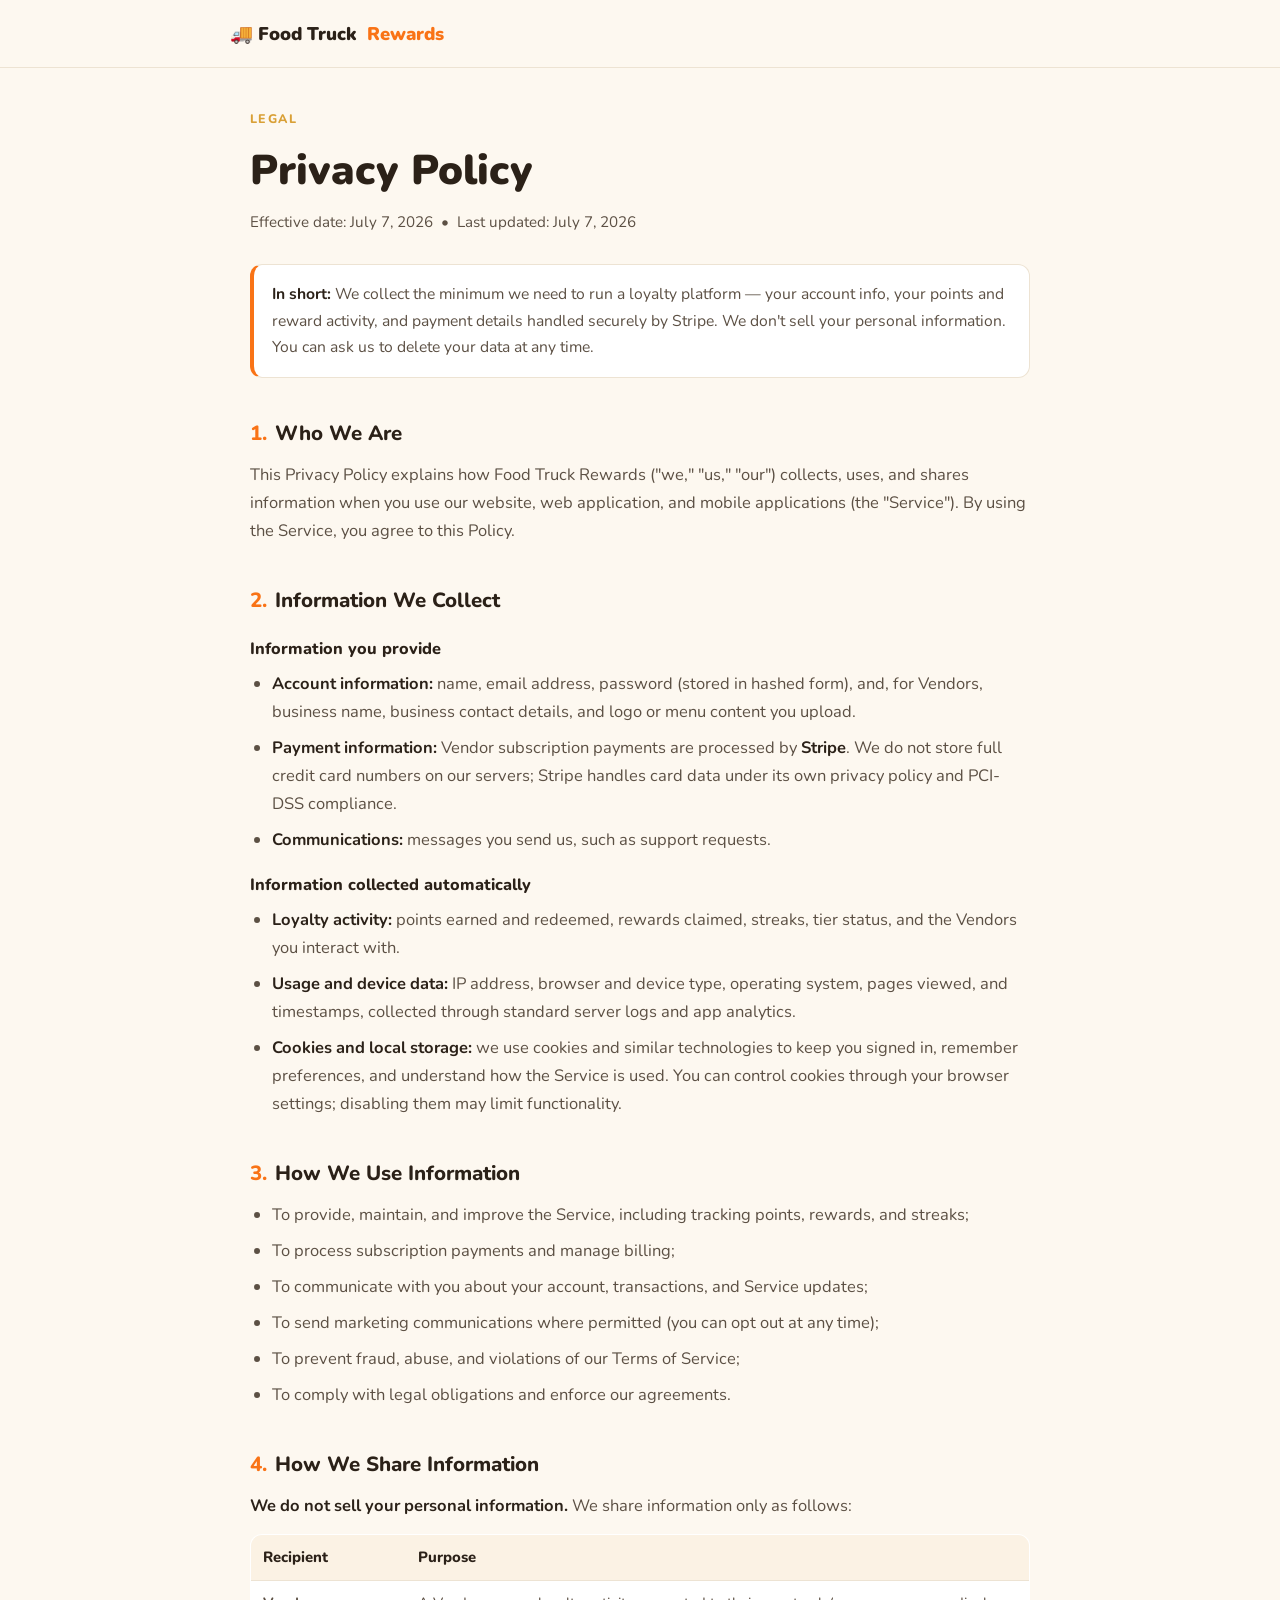
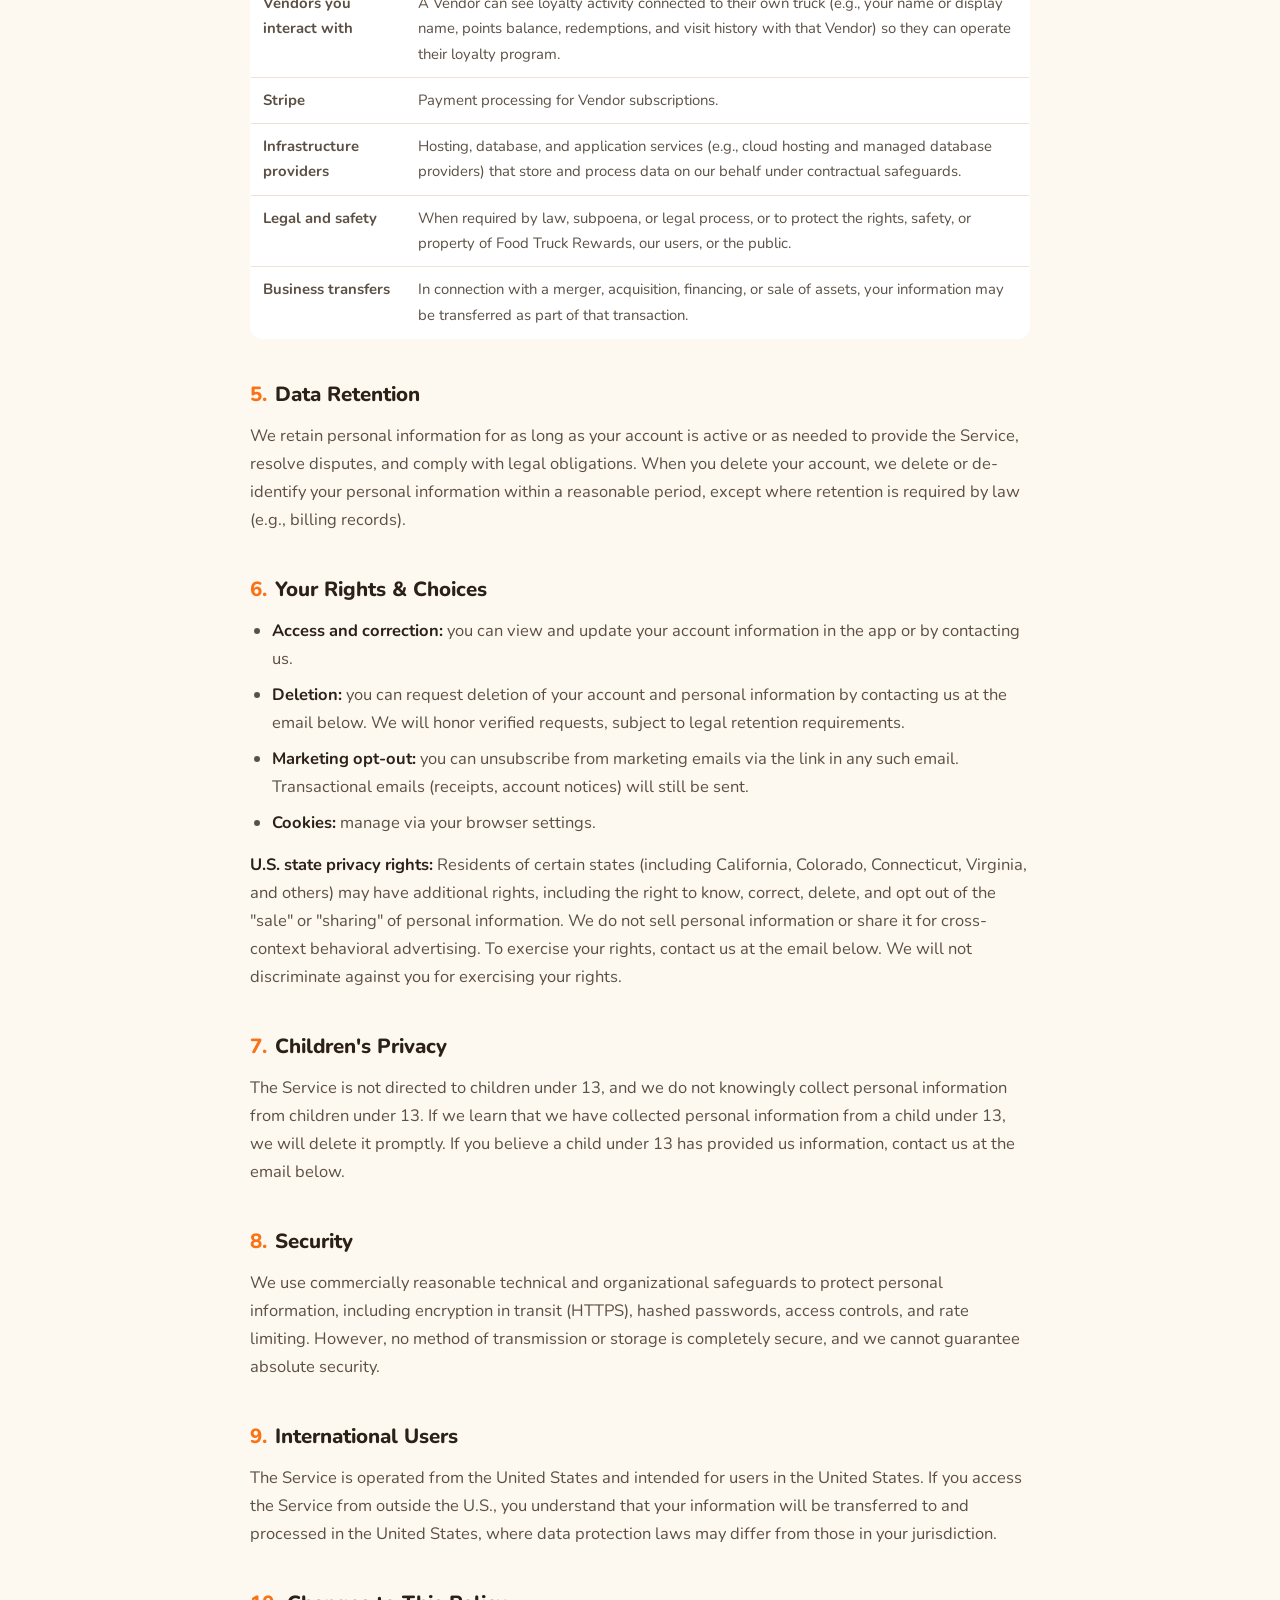
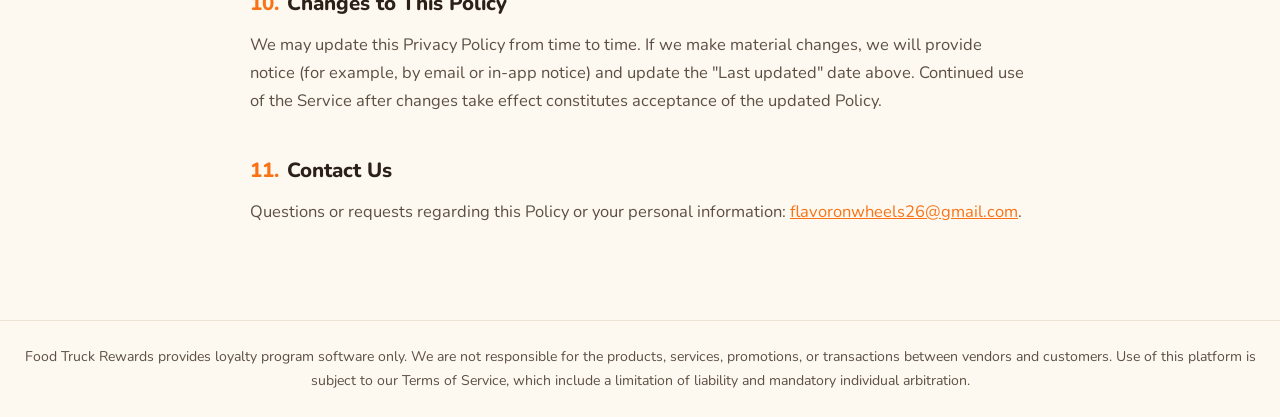
<file: privacy.html>
<!DOCTYPE html>
<html lang="en">
<head>
<meta charset="UTF-8">
<meta name="viewport" content="width=device-width, initial-scale=1.0">
<title>Privacy Policy — Food Truck Rewards</title>
<link rel="preconnect" href="https://fonts.googleapis.com">
<link rel="preconnect" href="https://fonts.gstatic.com" crossorigin>
<link href="https://fonts.googleapis.com/css2?family=Nunito:wght@400;600;700;800;900&display=swap" rel="stylesheet">
<style>
  :root{
    --cream:#FDF8F0;
    --ink:#2B2118;
    --ink-soft:#5C5044;
    --orange:#F97316;
    --gold:#D9A036;
    --line:#EDE3D3;
    --card:#FFFFFF;
  }
  *{margin:0;padding:0;box-sizing:border-box;}
  body{font-family:'Nunito',sans-serif;background:var(--cream);color:var(--ink);line-height:1.7;font-size:16.5px;}
  header{border-bottom:1px solid var(--line);background:var(--cream);padding:18px 20px;}
  .brand{max-width:820px;margin:0 auto;display:flex;align-items:center;gap:10px;font-weight:900;font-size:1.15rem;}
  .brand span{color:var(--orange);}
  main{max-width:820px;margin:0 auto;padding:40px 20px 80px;}
  .eyebrow{color:var(--gold);font-weight:800;text-transform:uppercase;letter-spacing:.12em;font-size:.78rem;}
  h1{font-size:clamp(1.9rem,5vw,2.6rem);font-weight:900;margin:6px 0 4px;}
  .meta{color:var(--ink-soft);font-size:.95rem;margin-bottom:28px;}
  .notice{background:var(--card);border:1px solid var(--line);border-left:4px solid var(--orange);border-radius:12px;padding:16px 18px;margin-bottom:36px;font-size:.98rem;color:var(--ink-soft);}
  .notice strong{color:var(--ink);}
  h2{font-size:1.28rem;font-weight:800;margin:38px 0 10px;scroll-margin-top:20px;}
  h2 .num{color:var(--orange);margin-right:8px;}
  h3{font-size:1.02rem;font-weight:800;margin:18px 0 6px;}
  p{margin-bottom:14px;color:var(--ink-soft);}
  p strong, li strong{color:var(--ink);}
  ul{margin:0 0 14px 22px;color:var(--ink-soft);}
  li{margin-bottom:8px;}
  table{width:100%;border-collapse:collapse;background:var(--card);border:1px solid var(--line);border-radius:12px;overflow:hidden;margin-bottom:16px;font-size:.93rem;}
  th{background:#FBF2E4;text-align:left;padding:10px 12px;font-weight:800;}
  td{padding:10px 12px;border-top:1px solid var(--line);color:var(--ink-soft);vertical-align:top;}
  a{color:var(--orange);}
  footer{border-top:1px solid var(--line);padding:24px 20px;text-align:center;color:var(--ink-soft);font-size:.88rem;}
</style>
</head>
<body>
<header><div class="brand">🚚 Food Truck <span>Rewards</span></div></header>
<main>
  <div class="eyebrow">Legal</div>
  <h1>Privacy Policy</h1>
  <div class="meta">Effective date: July 7, 2026 &nbsp;•&nbsp; Last updated: July 7, 2026</div>

  <div class="notice"><strong>In short:</strong> We collect the minimum we need to run a loyalty platform — your account info, your points and reward activity, and payment details handled securely by Stripe. We don't sell your personal information. You can ask us to delete your data at any time.</div>

  <h2><span class="num">1.</span>Who We Are</h2>
  <p>This Privacy Policy explains how Food Truck Rewards ("we," "us," "our") collects, uses, and shares information when you use our website, web application, and mobile applications (the "Service"). By using the Service, you agree to this Policy.</p>

  <h2><span class="num">2.</span>Information We Collect</h2>
  <h3>Information you provide</h3>
  <ul>
    <li><strong>Account information:</strong> name, email address, password (stored in hashed form), and, for Vendors, business name, business contact details, and logo or menu content you upload.</li>
    <li><strong>Payment information:</strong> Vendor subscription payments are processed by <strong>Stripe</strong>. We do not store full credit card numbers on our servers; Stripe handles card data under its own privacy policy and PCI-DSS compliance.</li>
    <li><strong>Communications:</strong> messages you send us, such as support requests.</li>
  </ul>
  <h3>Information collected automatically</h3>
  <ul>
    <li><strong>Loyalty activity:</strong> points earned and redeemed, rewards claimed, streaks, tier status, and the Vendors you interact with.</li>
    <li><strong>Usage and device data:</strong> IP address, browser and device type, operating system, pages viewed, and timestamps, collected through standard server logs and app analytics.</li>
    <li><strong>Cookies and local storage:</strong> we use cookies and similar technologies to keep you signed in, remember preferences, and understand how the Service is used. You can control cookies through your browser settings; disabling them may limit functionality.</li>
  </ul>

  <h2><span class="num">3.</span>How We Use Information</h2>
  <ul>
    <li>To provide, maintain, and improve the Service, including tracking points, rewards, and streaks;</li>
    <li>To process subscription payments and manage billing;</li>
    <li>To communicate with you about your account, transactions, and Service updates;</li>
    <li>To send marketing communications where permitted (you can opt out at any time);</li>
    <li>To prevent fraud, abuse, and violations of our Terms of Service;</li>
    <li>To comply with legal obligations and enforce our agreements.</li>
  </ul>

  <h2><span class="num">4.</span>How We Share Information</h2>
  <p><strong>We do not sell your personal information.</strong> We share information only as follows:</p>
  <table>
    <tr><th>Recipient</th><th>Purpose</th></tr>
    <tr><td><strong>Vendors you interact with</strong></td><td>A Vendor can see loyalty activity connected to their own truck (e.g., your name or display name, points balance, redemptions, and visit history with that Vendor) so they can operate their loyalty program.</td></tr>
    <tr><td><strong>Stripe</strong></td><td>Payment processing for Vendor subscriptions.</td></tr>
    <tr><td><strong>Infrastructure providers</strong></td><td>Hosting, database, and application services (e.g., cloud hosting and managed database providers) that store and process data on our behalf under contractual safeguards.</td></tr>
    <tr><td><strong>Legal and safety</strong></td><td>When required by law, subpoena, or legal process, or to protect the rights, safety, or property of Food Truck Rewards, our users, or the public.</td></tr>
    <tr><td><strong>Business transfers</strong></td><td>In connection with a merger, acquisition, financing, or sale of assets, your information may be transferred as part of that transaction.</td></tr>
  </table>

  <h2><span class="num">5.</span>Data Retention</h2>
  <p>We retain personal information for as long as your account is active or as needed to provide the Service, resolve disputes, and comply with legal obligations. When you delete your account, we delete or de-identify your personal information within a reasonable period, except where retention is required by law (e.g., billing records).</p>

  <h2><span class="num">6.</span>Your Rights &amp; Choices</h2>
  <ul>
    <li><strong>Access and correction:</strong> you can view and update your account information in the app or by contacting us.</li>
    <li><strong>Deletion:</strong> you can request deletion of your account and personal information by contacting us at the email below. We will honor verified requests, subject to legal retention requirements.</li>
    <li><strong>Marketing opt-out:</strong> you can unsubscribe from marketing emails via the link in any such email. Transactional emails (receipts, account notices) will still be sent.</li>
    <li><strong>Cookies:</strong> manage via your browser settings.</li>
  </ul>
  <p><strong>U.S. state privacy rights:</strong> Residents of certain states (including California, Colorado, Connecticut, Virginia, and others) may have additional rights, including the right to know, correct, delete, and opt out of the "sale" or "sharing" of personal information. We do not sell personal information or share it for cross-context behavioral advertising. To exercise your rights, contact us at the email below. We will not discriminate against you for exercising your rights.</p>

  <h2><span class="num">7.</span>Children's Privacy</h2>
  <p>The Service is not directed to children under 13, and we do not knowingly collect personal information from children under 13. If we learn that we have collected personal information from a child under 13, we will delete it promptly. If you believe a child under 13 has provided us information, contact us at the email below.</p>

  <h2><span class="num">8.</span>Security</h2>
  <p>We use commercially reasonable technical and organizational safeguards to protect personal information, including encryption in transit (HTTPS), hashed passwords, access controls, and rate limiting. However, no method of transmission or storage is completely secure, and we cannot guarantee absolute security.</p>

  <h2><span class="num">9.</span>International Users</h2>
  <p>The Service is operated from the United States and intended for users in the United States. If you access the Service from outside the U.S., you understand that your information will be transferred to and processed in the United States, where data protection laws may differ from those in your jurisdiction.</p>

  <h2><span class="num">10.</span>Changes to This Policy</h2>
  <p>We may update this Privacy Policy from time to time. If we make material changes, we will provide notice (for example, by email or in-app notice) and update the "Last updated" date above. Continued use of the Service after changes take effect constitutes acceptance of the updated Policy.</p>

  <h2><span class="num">11.</span>Contact Us</h2>
  <p>Questions or requests regarding this Policy or your personal information: <a href="mailto:flavoronwheels26@gmail.com">flavoronwheels26@gmail.com</a>.</p>
</main>
<footer>
  Food Truck Rewards provides loyalty program software only. We are not responsible for the products, services, promotions, or transactions between vendors and customers. Use of this platform is subject to our Terms of Service, which include a limitation of liability and mandatory individual arbitration.
</footer>
</body>
</html>
</file>
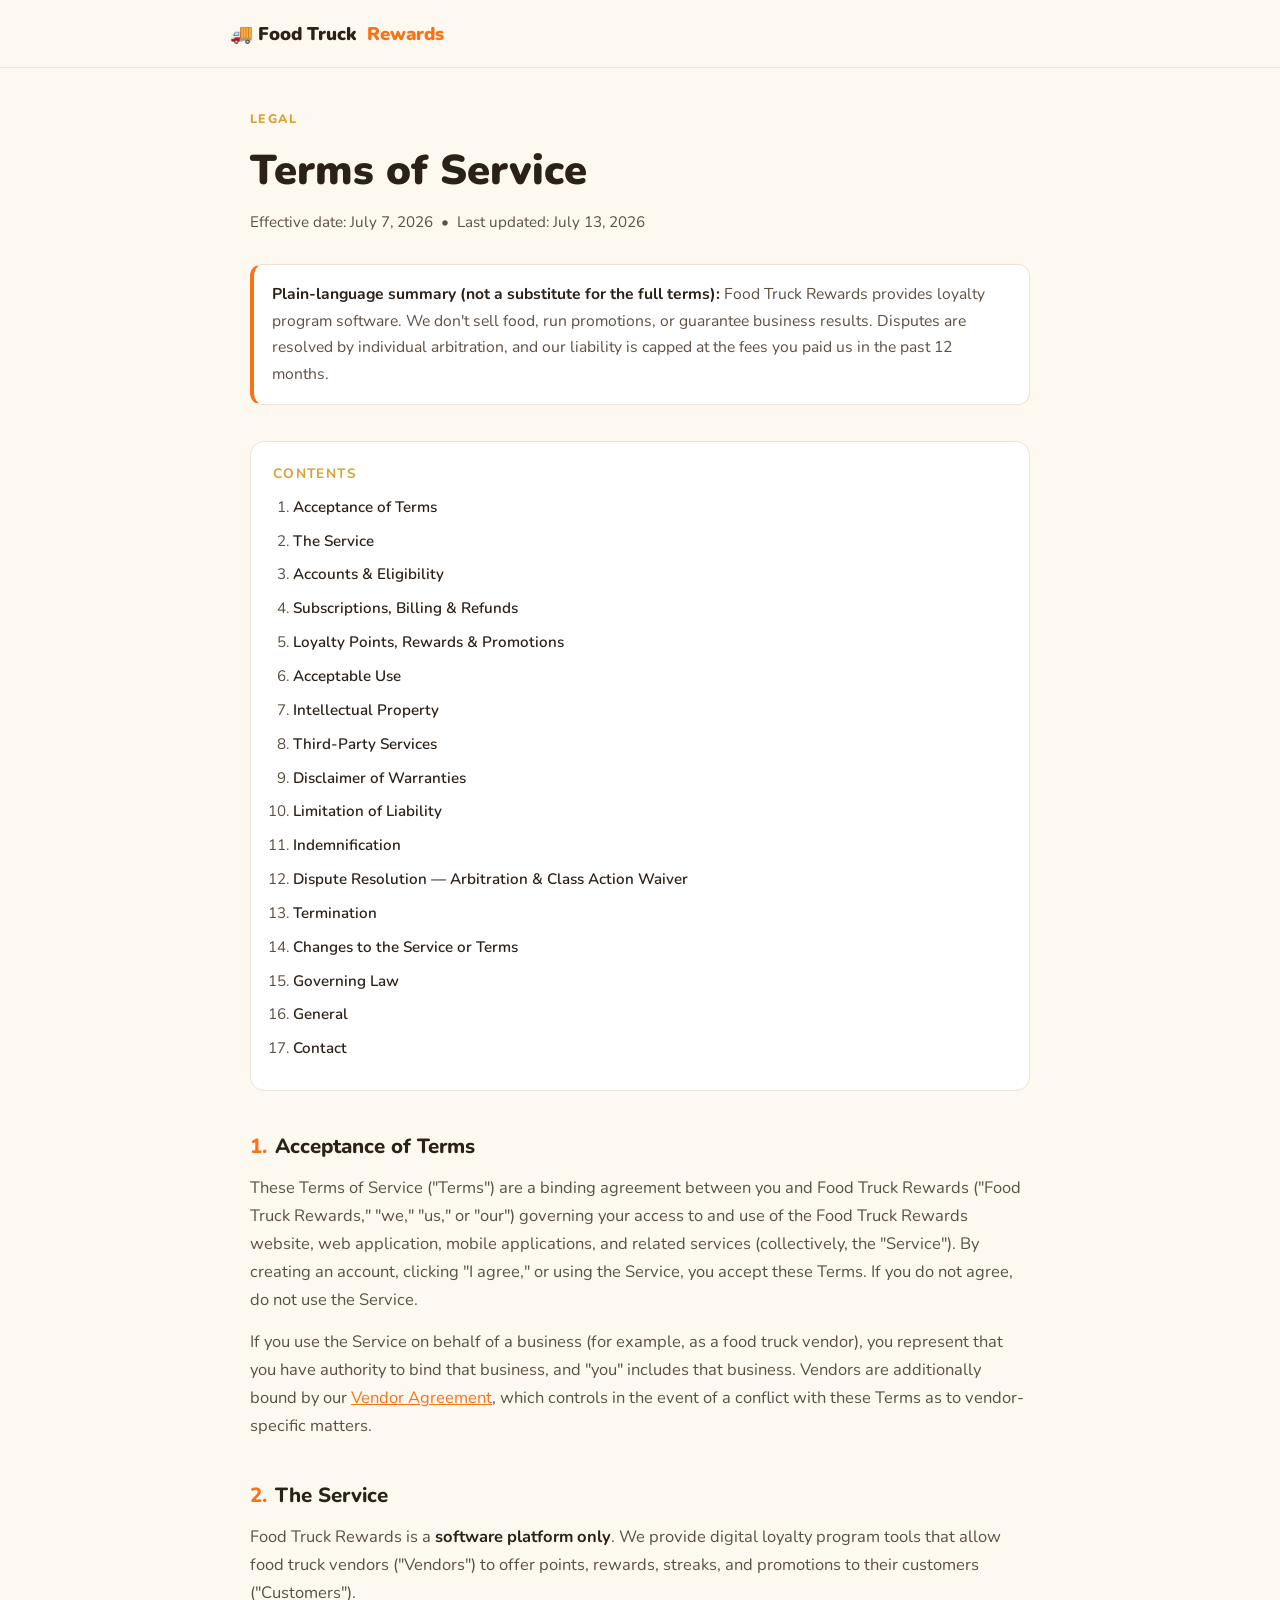
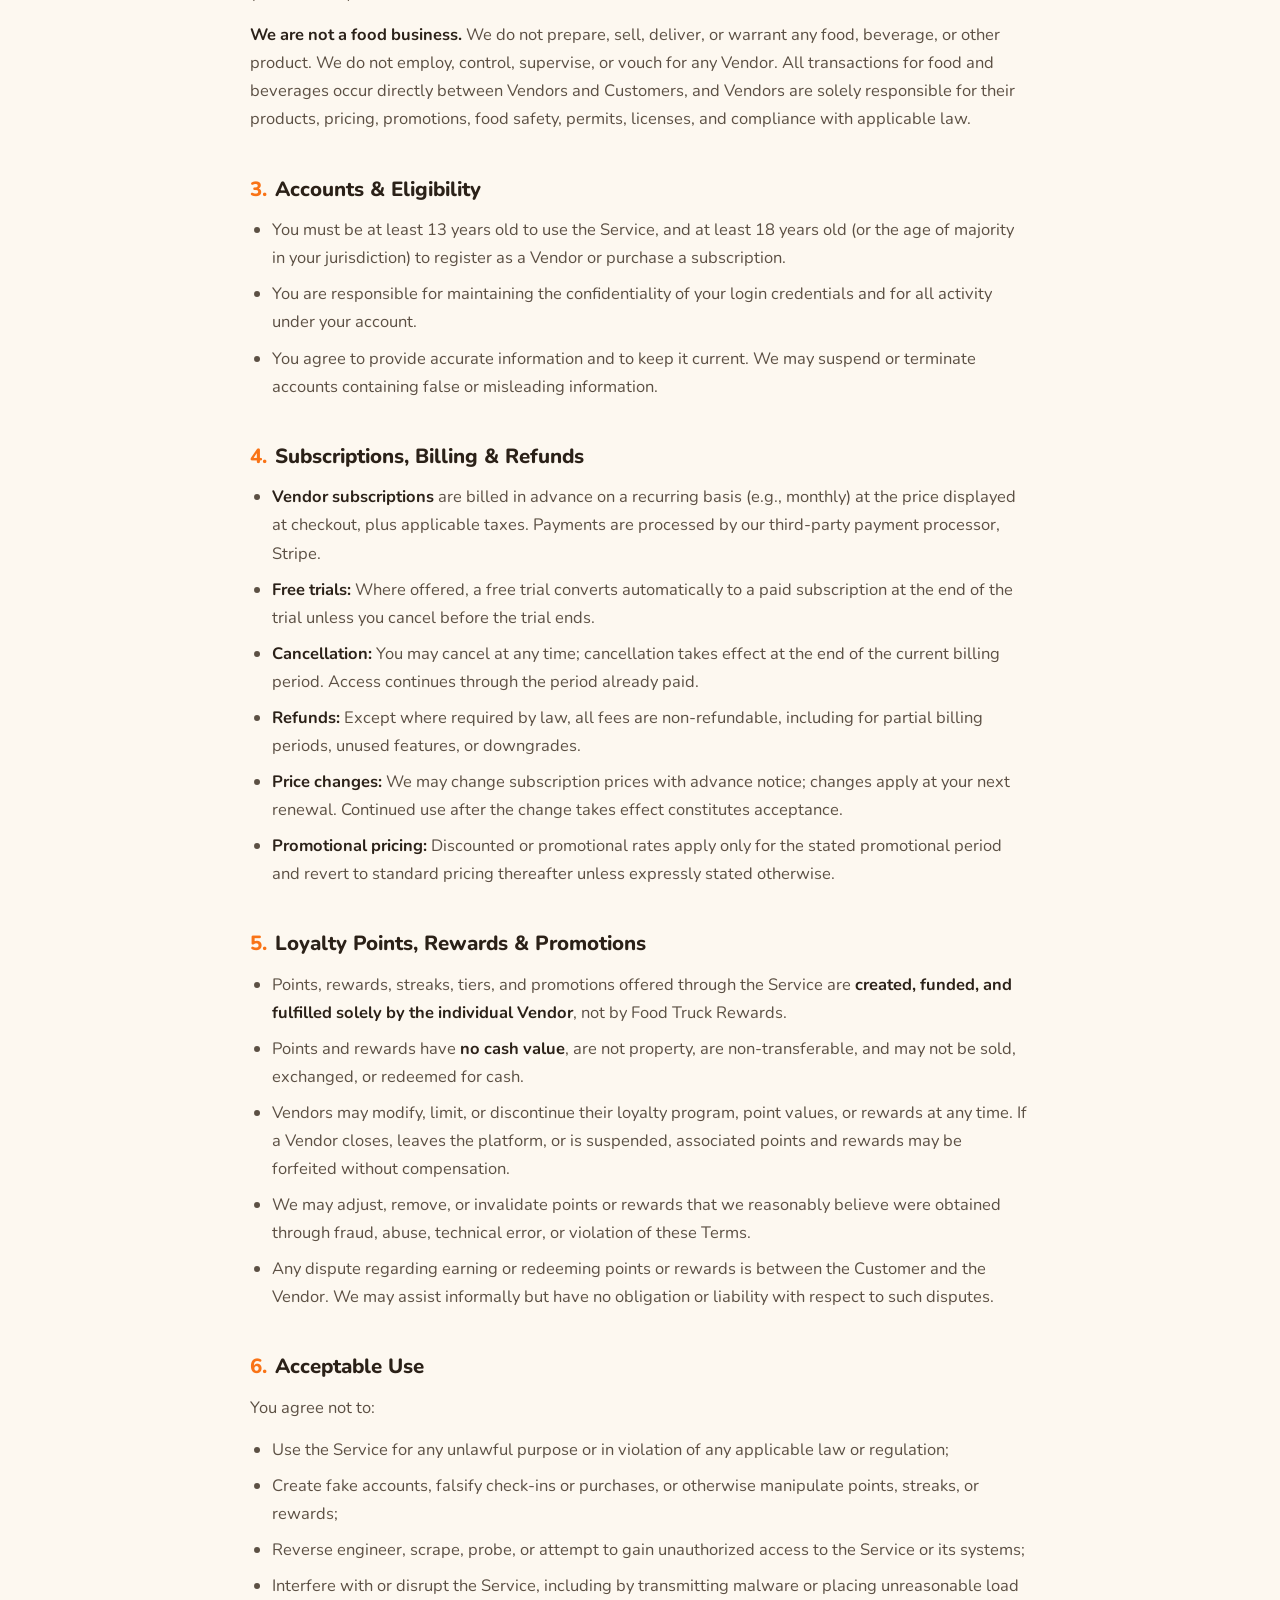
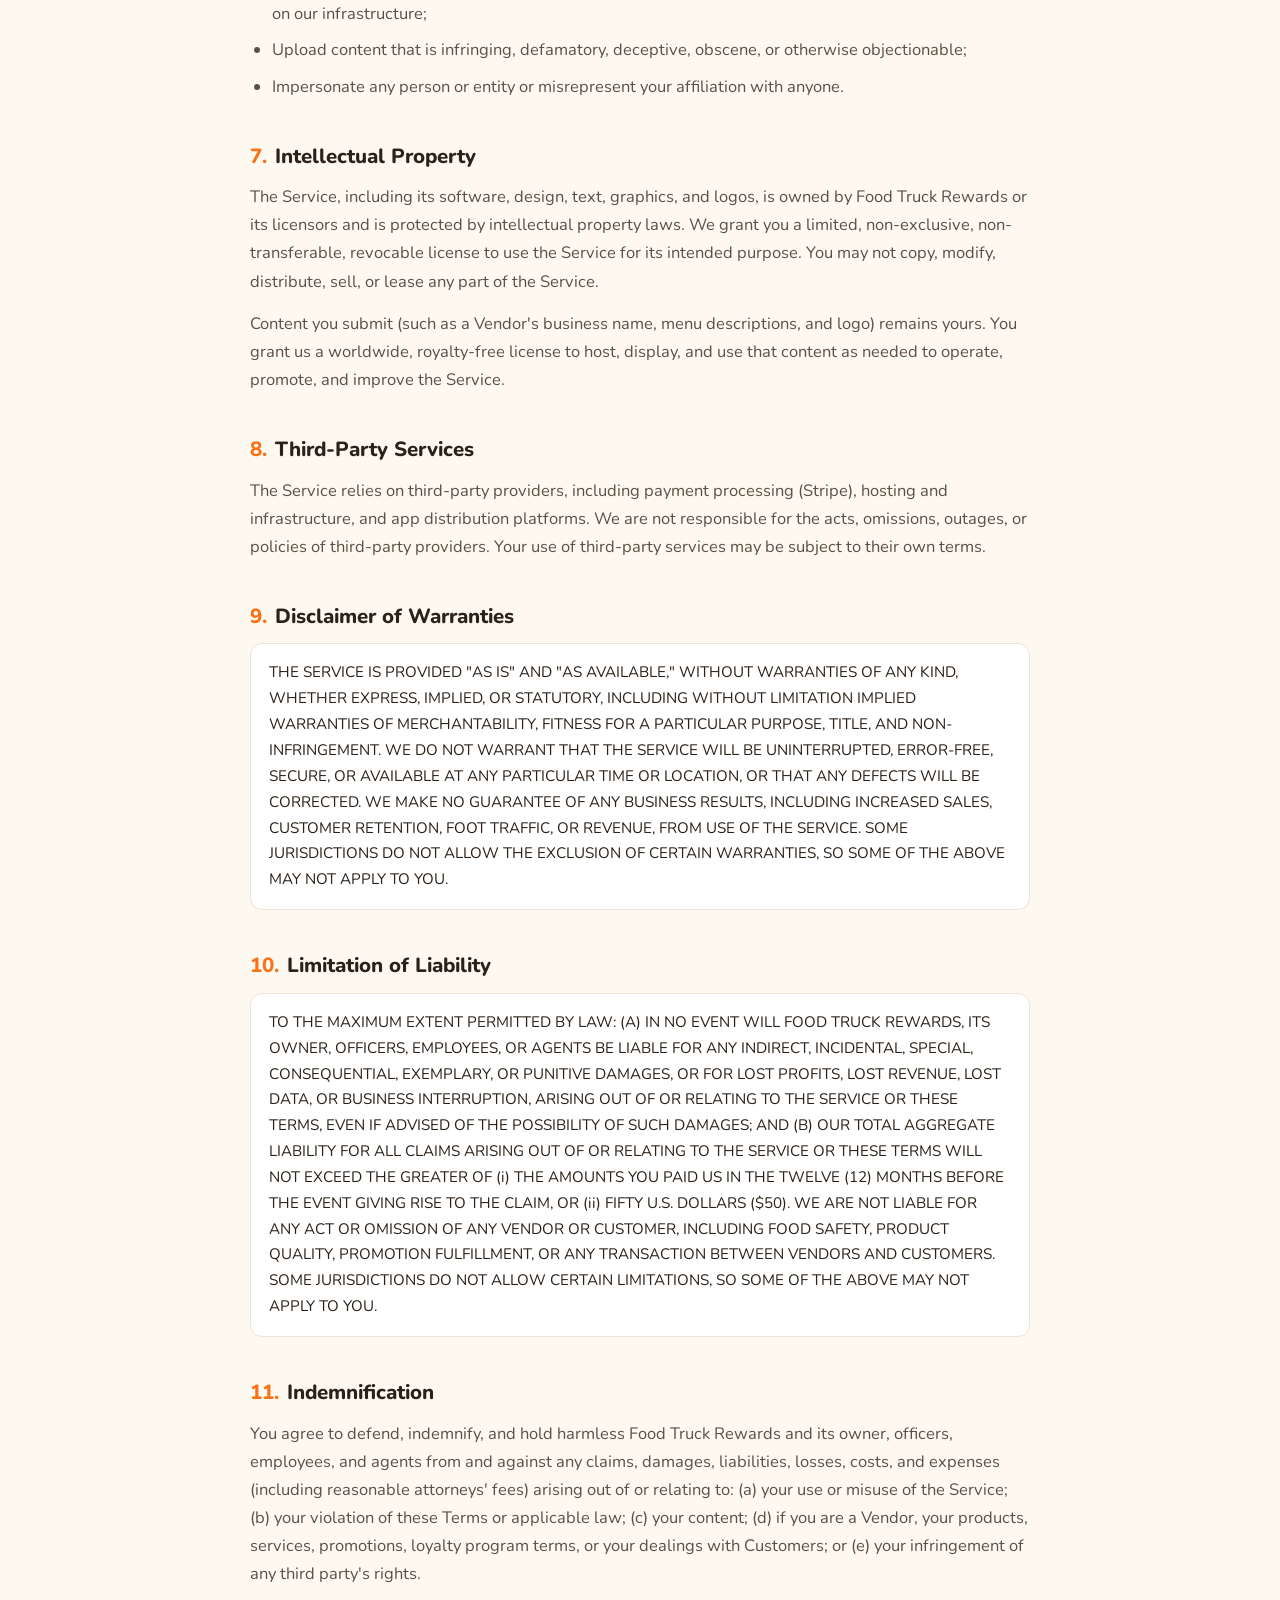
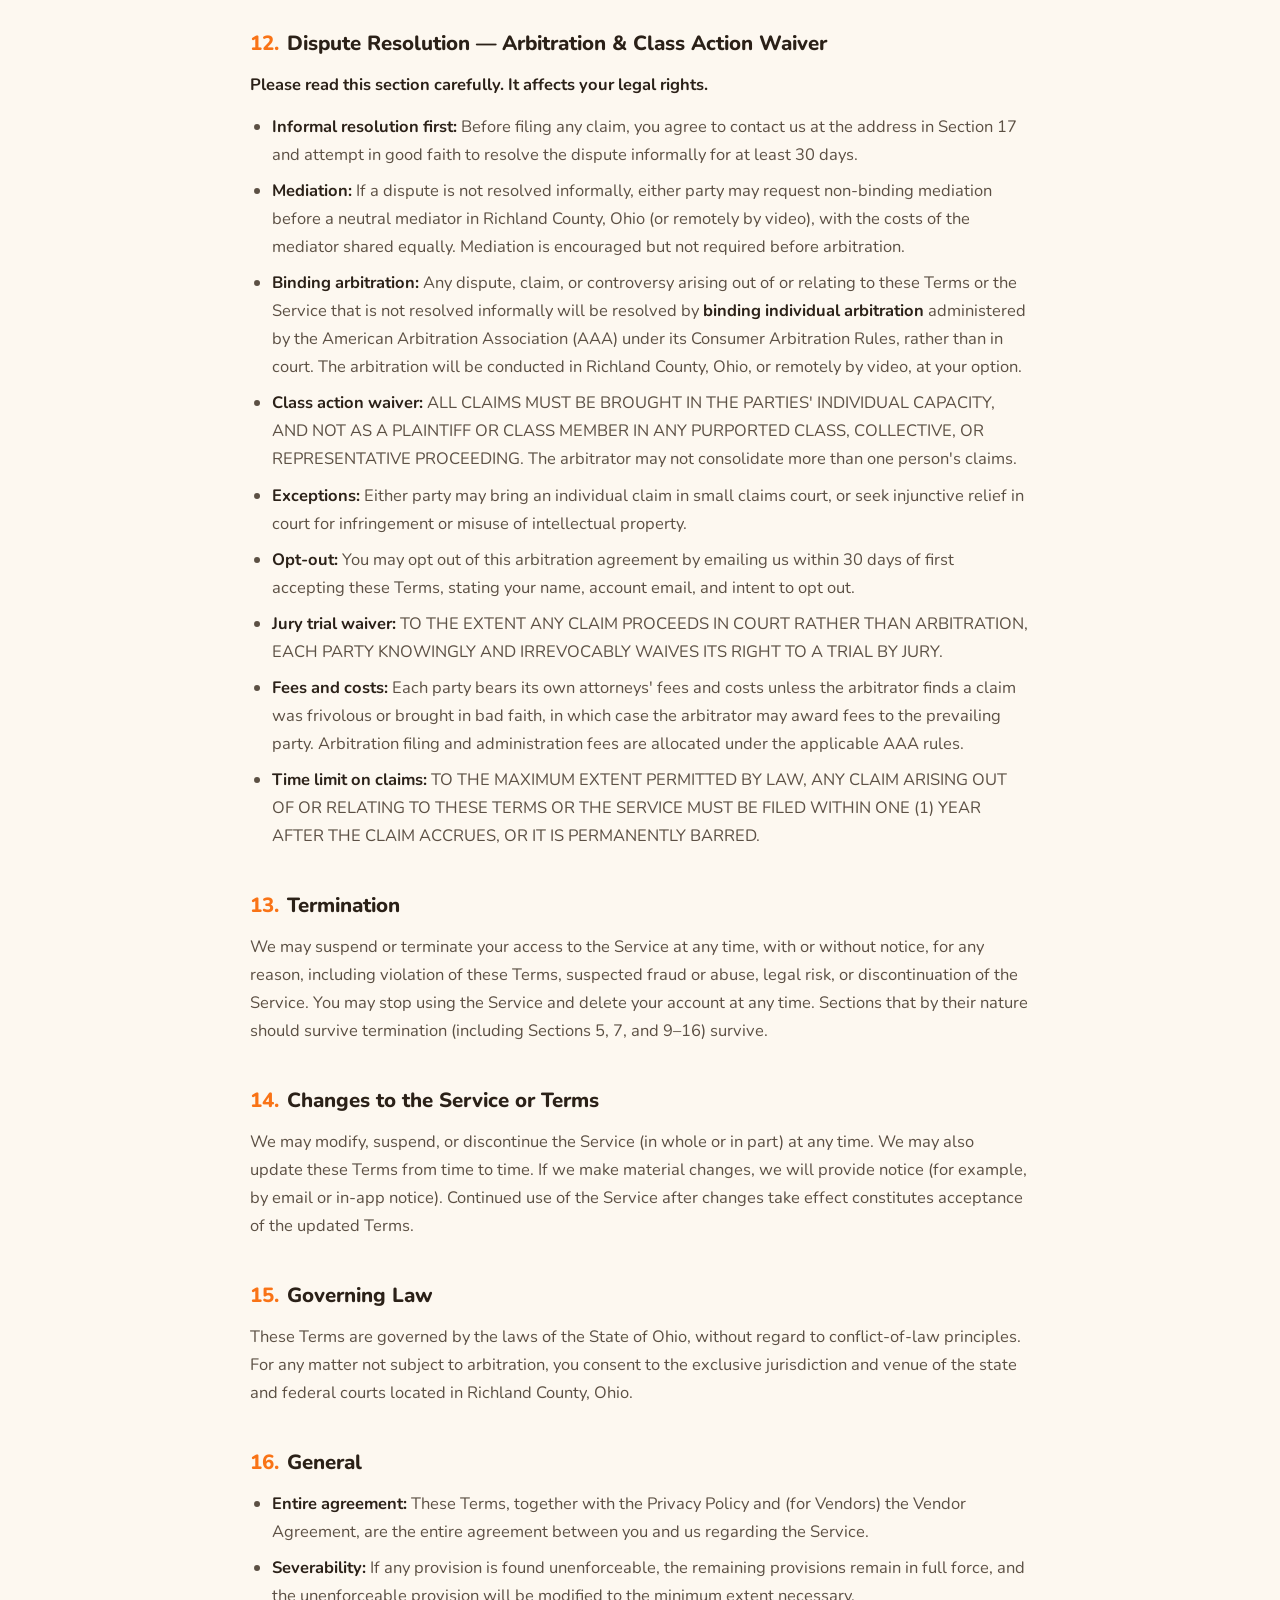
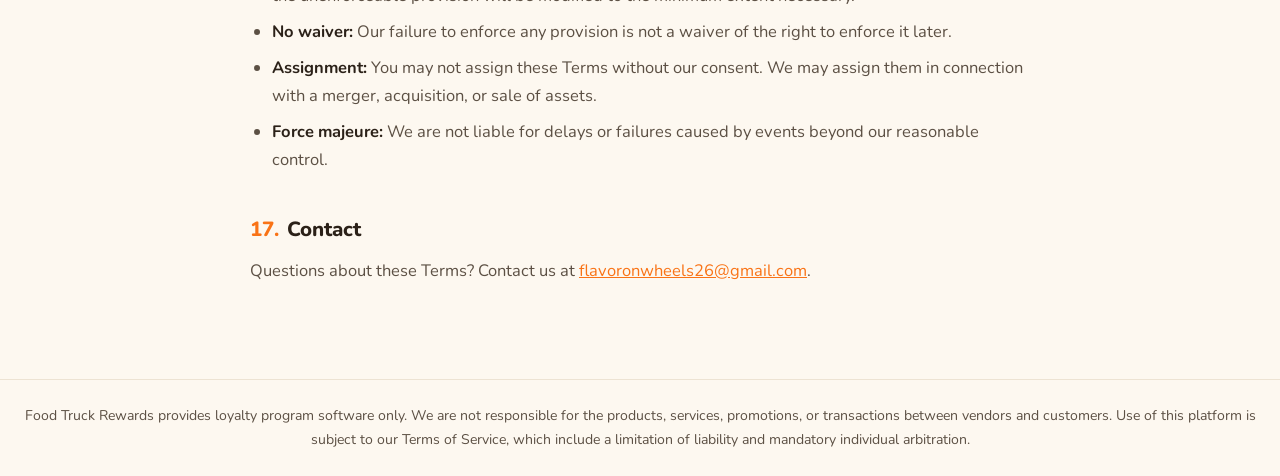
<file: terms.html>
<!DOCTYPE html>
<html lang="en">
<head>
<meta charset="UTF-8">
<meta name="viewport" content="width=device-width, initial-scale=1.0">
<title>Terms of Service — Food Truck Rewards</title>
<link rel="preconnect" href="https://fonts.googleapis.com">
<link rel="preconnect" href="https://fonts.gstatic.com" crossorigin>
<link href="https://fonts.googleapis.com/css2?family=Nunito:wght@400;600;700;800;900&display=swap" rel="stylesheet">
<style>
  :root{
    --cream:#FDF8F0;
    --ink:#2B2118;
    --ink-soft:#5C5044;
    --orange:#F97316;
    --gold:#D9A036;
    --line:#EDE3D3;
    --card:#FFFFFF;
  }
  *{margin:0;padding:0;box-sizing:border-box;}
  body{font-family:'Nunito',sans-serif;background:var(--cream);color:var(--ink);line-height:1.7;font-size:16.5px;}
  header{border-bottom:1px solid var(--line);background:var(--cream);padding:18px 20px;}
  .brand{max-width:820px;margin:0 auto;display:flex;align-items:center;gap:10px;font-weight:900;font-size:1.15rem;}
  .brand span{color:var(--orange);}
  main{max-width:820px;margin:0 auto;padding:40px 20px 80px;}
  .eyebrow{color:var(--gold);font-weight:800;text-transform:uppercase;letter-spacing:.12em;font-size:.78rem;}
  h1{font-size:clamp(1.9rem,5vw,2.6rem);font-weight:900;margin:6px 0 4px;}
  .meta{color:var(--ink-soft);font-size:.95rem;margin-bottom:28px;}
  .notice{background:var(--card);border:1px solid var(--line);border-left:4px solid var(--orange);border-radius:12px;padding:16px 18px;margin-bottom:36px;font-size:.98rem;color:var(--ink-soft);}
  .notice strong{color:var(--ink);}
  h2{font-size:1.28rem;font-weight:800;margin:38px 0 10px;scroll-margin-top:20px;}
  h2 .num{color:var(--orange);margin-right:8px;}
  p{margin-bottom:14px;color:var(--ink-soft);}
  p strong, li strong{color:var(--ink);}
  ul{margin:0 0 14px 22px;color:var(--ink-soft);}
  li{margin-bottom:8px;}
  .caps{background:var(--card);border:1px solid var(--line);border-radius:12px;padding:16px 18px;margin-bottom:14px;font-size:.95rem;color:var(--ink);}
  .toc{background:var(--card);border:1px solid var(--line);border-radius:14px;padding:20px 22px;margin-bottom:10px;}
  .toc h3{font-size:.85rem;text-transform:uppercase;letter-spacing:.1em;color:var(--gold);margin-bottom:10px;}
  .toc ol{margin-left:20px;color:var(--ink-soft);font-size:.95rem;}
  .toc a{color:var(--ink);text-decoration:none;font-weight:600;}
  .toc a:hover{color:var(--orange);}
  footer{border-top:1px solid var(--line);padding:24px 20px;text-align:center;color:var(--ink-soft);font-size:.88rem;}
  a{color:var(--orange);}
  @media (prefers-reduced-motion: reduce){*{scroll-behavior:auto;}}
</style>
</head>
<body>
<header><div class="brand">🚚 Food Truck <span>Rewards</span></div></header>
<main>
  <div class="eyebrow">Legal</div>
  <h1>Terms of Service</h1>
  <div class="meta">Effective date: July 7, 2026 &nbsp;•&nbsp; Last updated: July 13, 2026</div>

  <div class="notice"><strong>Plain-language summary (not a substitute for the full terms):</strong> Food Truck Rewards provides loyalty program software. We don't sell food, run promotions, or guarantee business results. Disputes are resolved by individual arbitration, and our liability is capped at the fees you paid us in the past 12 months.</div>

  <nav class="toc">
    <h3>Contents</h3>
    <ol>
      <li><a href="#s1">Acceptance of Terms</a></li>
      <li><a href="#s2">The Service</a></li>
      <li><a href="#s3">Accounts &amp; Eligibility</a></li>
      <li><a href="#s4">Subscriptions, Billing &amp; Refunds</a></li>
      <li><a href="#s5">Loyalty Points, Rewards &amp; Promotions</a></li>
      <li><a href="#s6">Acceptable Use</a></li>
      <li><a href="#s7">Intellectual Property</a></li>
      <li><a href="#s8">Third-Party Services</a></li>
      <li><a href="#s9">Disclaimer of Warranties</a></li>
      <li><a href="#s10">Limitation of Liability</a></li>
      <li><a href="#s11">Indemnification</a></li>
      <li><a href="#s12">Dispute Resolution — Arbitration &amp; Class Action Waiver</a></li>
      <li><a href="#s13">Termination</a></li>
      <li><a href="#s14">Changes to the Service or Terms</a></li>
      <li><a href="#s15">Governing Law</a></li>
      <li><a href="#s16">General</a></li>
      <li><a href="#s17">Contact</a></li>
    </ol>
  </nav>

  <h2 id="s1"><span class="num">1.</span>Acceptance of Terms</h2>
  <p>These Terms of Service ("Terms") are a binding agreement between you and Food Truck Rewards ("Food Truck Rewards," "we," "us," or "our") governing your access to and use of the Food Truck Rewards website, web application, mobile applications, and related services (collectively, the "Service"). By creating an account, clicking "I agree," or using the Service, you accept these Terms. If you do not agree, do not use the Service.</p>
  <p>If you use the Service on behalf of a business (for example, as a food truck vendor), you represent that you have authority to bind that business, and "you" includes that business. Vendors are additionally bound by our <a href="/vendor-agreement">Vendor Agreement</a>, which controls in the event of a conflict with these Terms as to vendor-specific matters.</p>

  <h2 id="s2"><span class="num">2.</span>The Service</h2>
  <p>Food Truck Rewards is a <strong>software platform only</strong>. We provide digital loyalty program tools that allow food truck vendors ("Vendors") to offer points, rewards, streaks, and promotions to their customers ("Customers").</p>
  <p><strong>We are not a food business.</strong> We do not prepare, sell, deliver, or warrant any food, beverage, or other product. We do not employ, control, supervise, or vouch for any Vendor. All transactions for food and beverages occur directly between Vendors and Customers, and Vendors are solely responsible for their products, pricing, promotions, food safety, permits, licenses, and compliance with applicable law.</p>

  <h2 id="s3"><span class="num">3.</span>Accounts &amp; Eligibility</h2>
  <ul>
    <li>You must be at least 13 years old to use the Service, and at least 18 years old (or the age of majority in your jurisdiction) to register as a Vendor or purchase a subscription.</li>
    <li>You are responsible for maintaining the confidentiality of your login credentials and for all activity under your account.</li>
    <li>You agree to provide accurate information and to keep it current. We may suspend or terminate accounts containing false or misleading information.</li>
  </ul>

  <h2 id="s4"><span class="num">4.</span>Subscriptions, Billing &amp; Refunds</h2>
  <ul>
    <li><strong>Vendor subscriptions</strong> are billed in advance on a recurring basis (e.g., monthly) at the price displayed at checkout, plus applicable taxes. Payments are processed by our third-party payment processor, Stripe.</li>
    <li><strong>Free trials:</strong> Where offered, a free trial converts automatically to a paid subscription at the end of the trial unless you cancel before the trial ends.</li>
    <li><strong>Cancellation:</strong> You may cancel at any time; cancellation takes effect at the end of the current billing period. Access continues through the period already paid.</li>
    <li><strong>Refunds:</strong> Except where required by law, all fees are non-refundable, including for partial billing periods, unused features, or downgrades.</li>
    <li><strong>Price changes:</strong> We may change subscription prices with advance notice; changes apply at your next renewal. Continued use after the change takes effect constitutes acceptance.</li>
    <li><strong>Promotional pricing:</strong> Discounted or promotional rates apply only for the stated promotional period and revert to standard pricing thereafter unless expressly stated otherwise.</li>
  </ul>

  <h2 id="s5"><span class="num">5.</span>Loyalty Points, Rewards &amp; Promotions</h2>
  <ul>
    <li>Points, rewards, streaks, tiers, and promotions offered through the Service are <strong>created, funded, and fulfilled solely by the individual Vendor</strong>, not by Food Truck Rewards.</li>
    <li>Points and rewards have <strong>no cash value</strong>, are not property, are non-transferable, and may not be sold, exchanged, or redeemed for cash.</li>
    <li>Vendors may modify, limit, or discontinue their loyalty program, point values, or rewards at any time. If a Vendor closes, leaves the platform, or is suspended, associated points and rewards may be forfeited without compensation.</li>
    <li>We may adjust, remove, or invalidate points or rewards that we reasonably believe were obtained through fraud, abuse, technical error, or violation of these Terms.</li>
    <li>Any dispute regarding earning or redeeming points or rewards is between the Customer and the Vendor. We may assist informally but have no obligation or liability with respect to such disputes.</li>
  </ul>

  <h2 id="s6"><span class="num">6.</span>Acceptable Use</h2>
  <p>You agree not to:</p>
  <ul>
    <li>Use the Service for any unlawful purpose or in violation of any applicable law or regulation;</li>
    <li>Create fake accounts, falsify check-ins or purchases, or otherwise manipulate points, streaks, or rewards;</li>
    <li>Reverse engineer, scrape, probe, or attempt to gain unauthorized access to the Service or its systems;</li>
    <li>Interfere with or disrupt the Service, including by transmitting malware or placing unreasonable load on our infrastructure;</li>
    <li>Upload content that is infringing, defamatory, deceptive, obscene, or otherwise objectionable;</li>
    <li>Impersonate any person or entity or misrepresent your affiliation with anyone.</li>
  </ul>

  <h2 id="s7"><span class="num">7.</span>Intellectual Property</h2>
  <p>The Service, including its software, design, text, graphics, and logos, is owned by Food Truck Rewards or its licensors and is protected by intellectual property laws. We grant you a limited, non-exclusive, non-transferable, revocable license to use the Service for its intended purpose. You may not copy, modify, distribute, sell, or lease any part of the Service.</p>
  <p>Content you submit (such as a Vendor's business name, menu descriptions, and logo) remains yours. You grant us a worldwide, royalty-free license to host, display, and use that content as needed to operate, promote, and improve the Service.</p>

  <h2 id="s8"><span class="num">8.</span>Third-Party Services</h2>
  <p>The Service relies on third-party providers, including payment processing (Stripe), hosting and infrastructure, and app distribution platforms. We are not responsible for the acts, omissions, outages, or policies of third-party providers. Your use of third-party services may be subject to their own terms.</p>

  <h2 id="s9"><span class="num">9.</span>Disclaimer of Warranties</h2>
  <div class="caps">THE SERVICE IS PROVIDED "AS IS" AND "AS AVAILABLE," WITHOUT WARRANTIES OF ANY KIND, WHETHER EXPRESS, IMPLIED, OR STATUTORY, INCLUDING WITHOUT LIMITATION IMPLIED WARRANTIES OF MERCHANTABILITY, FITNESS FOR A PARTICULAR PURPOSE, TITLE, AND NON-INFRINGEMENT. WE DO NOT WARRANT THAT THE SERVICE WILL BE UNINTERRUPTED, ERROR-FREE, SECURE, OR AVAILABLE AT ANY PARTICULAR TIME OR LOCATION, OR THAT ANY DEFECTS WILL BE CORRECTED. WE MAKE NO GUARANTEE OF ANY BUSINESS RESULTS, INCLUDING INCREASED SALES, CUSTOMER RETENTION, FOOT TRAFFIC, OR REVENUE, FROM USE OF THE SERVICE. SOME JURISDICTIONS DO NOT ALLOW THE EXCLUSION OF CERTAIN WARRANTIES, SO SOME OF THE ABOVE MAY NOT APPLY TO YOU.</div>

  <h2 id="s10"><span class="num">10.</span>Limitation of Liability</h2>
  <div class="caps">TO THE MAXIMUM EXTENT PERMITTED BY LAW: (A) IN NO EVENT WILL FOOD TRUCK REWARDS, ITS OWNER, OFFICERS, EMPLOYEES, OR AGENTS BE LIABLE FOR ANY INDIRECT, INCIDENTAL, SPECIAL, CONSEQUENTIAL, EXEMPLARY, OR PUNITIVE DAMAGES, OR FOR LOST PROFITS, LOST REVENUE, LOST DATA, OR BUSINESS INTERRUPTION, ARISING OUT OF OR RELATING TO THE SERVICE OR THESE TERMS, EVEN IF ADVISED OF THE POSSIBILITY OF SUCH DAMAGES; AND (B) OUR TOTAL AGGREGATE LIABILITY FOR ALL CLAIMS ARISING OUT OF OR RELATING TO THE SERVICE OR THESE TERMS WILL NOT EXCEED THE GREATER OF (i) THE AMOUNTS YOU PAID US IN THE TWELVE (12) MONTHS BEFORE THE EVENT GIVING RISE TO THE CLAIM, OR (ii) FIFTY U.S. DOLLARS ($50). WE ARE NOT LIABLE FOR ANY ACT OR OMISSION OF ANY VENDOR OR CUSTOMER, INCLUDING FOOD SAFETY, PRODUCT QUALITY, PROMOTION FULFILLMENT, OR ANY TRANSACTION BETWEEN VENDORS AND CUSTOMERS. SOME JURISDICTIONS DO NOT ALLOW CERTAIN LIMITATIONS, SO SOME OF THE ABOVE MAY NOT APPLY TO YOU.</div>

  <h2 id="s11"><span class="num">11.</span>Indemnification</h2>
  <p>You agree to defend, indemnify, and hold harmless Food Truck Rewards and its owner, officers, employees, and agents from and against any claims, damages, liabilities, losses, costs, and expenses (including reasonable attorneys' fees) arising out of or relating to: (a) your use or misuse of the Service; (b) your violation of these Terms or applicable law; (c) your content; (d) if you are a Vendor, your products, services, promotions, loyalty program terms, or your dealings with Customers; or (e) your infringement of any third party's rights.</p>

  <h2 id="s12"><span class="num">12.</span>Dispute Resolution — Arbitration &amp; Class Action Waiver</h2>
  <p><strong>Please read this section carefully. It affects your legal rights.</strong></p>
  <ul>
    <li><strong>Informal resolution first:</strong> Before filing any claim, you agree to contact us at the address in Section 17 and attempt in good faith to resolve the dispute informally for at least 30 days.</li>
    <li><strong>Mediation:</strong> If a dispute is not resolved informally, either party may request non-binding mediation before a neutral mediator in Richland County, Ohio (or remotely by video), with the costs of the mediator shared equally. Mediation is encouraged but not required before arbitration.</li>
    <li><strong>Binding arbitration:</strong> Any dispute, claim, or controversy arising out of or relating to these Terms or the Service that is not resolved informally will be resolved by <strong>binding individual arbitration</strong> administered by the American Arbitration Association (AAA) under its Consumer Arbitration Rules, rather than in court. The arbitration will be conducted in Richland County, Ohio, or remotely by video, at your option.</li>
    <li><strong>Class action waiver:</strong> ALL CLAIMS MUST BE BROUGHT IN THE PARTIES' INDIVIDUAL CAPACITY, AND NOT AS A PLAINTIFF OR CLASS MEMBER IN ANY PURPORTED CLASS, COLLECTIVE, OR REPRESENTATIVE PROCEEDING. The arbitrator may not consolidate more than one person's claims.</li>
    <li><strong>Exceptions:</strong> Either party may bring an individual claim in small claims court, or seek injunctive relief in court for infringement or misuse of intellectual property.</li>
    <li><strong>Opt-out:</strong> You may opt out of this arbitration agreement by emailing us within 30 days of first accepting these Terms, stating your name, account email, and intent to opt out.</li>
    <li><strong>Jury trial waiver:</strong> TO THE EXTENT ANY CLAIM PROCEEDS IN COURT RATHER THAN ARBITRATION, EACH PARTY KNOWINGLY AND IRREVOCABLY WAIVES ITS RIGHT TO A TRIAL BY JURY.</li>
    <li><strong>Fees and costs:</strong> Each party bears its own attorneys' fees and costs unless the arbitrator finds a claim was frivolous or brought in bad faith, in which case the arbitrator may award fees to the prevailing party. Arbitration filing and administration fees are allocated under the applicable AAA rules.</li>
    <li><strong>Time limit on claims:</strong> TO THE MAXIMUM EXTENT PERMITTED BY LAW, ANY CLAIM ARISING OUT OF OR RELATING TO THESE TERMS OR THE SERVICE MUST BE FILED WITHIN ONE (1) YEAR AFTER THE CLAIM ACCRUES, OR IT IS PERMANENTLY BARRED.</li>
  </ul>

  <h2 id="s13"><span class="num">13.</span>Termination</h2>
  <p>We may suspend or terminate your access to the Service at any time, with or without notice, for any reason, including violation of these Terms, suspected fraud or abuse, legal risk, or discontinuation of the Service. You may stop using the Service and delete your account at any time. Sections that by their nature should survive termination (including Sections 5, 7, and 9–16) survive.</p>

  <h2 id="s14"><span class="num">14.</span>Changes to the Service or Terms</h2>
  <p>We may modify, suspend, or discontinue the Service (in whole or in part) at any time. We may also update these Terms from time to time. If we make material changes, we will provide notice (for example, by email or in-app notice). Continued use of the Service after changes take effect constitutes acceptance of the updated Terms.</p>

  <h2 id="s15"><span class="num">15.</span>Governing Law</h2>
  <p>These Terms are governed by the laws of the State of Ohio, without regard to conflict-of-law principles. For any matter not subject to arbitration, you consent to the exclusive jurisdiction and venue of the state and federal courts located in Richland County, Ohio.</p>

  <h2 id="s16"><span class="num">16.</span>General</h2>
  <ul>
    <li><strong>Entire agreement:</strong> These Terms, together with the Privacy Policy and (for Vendors) the Vendor Agreement, are the entire agreement between you and us regarding the Service.</li>
    <li><strong>Severability:</strong> If any provision is found unenforceable, the remaining provisions remain in full force, and the unenforceable provision will be modified to the minimum extent necessary.</li>
    <li><strong>No waiver:</strong> Our failure to enforce any provision is not a waiver of the right to enforce it later.</li>
    <li><strong>Assignment:</strong> You may not assign these Terms without our consent. We may assign them in connection with a merger, acquisition, or sale of assets.</li>
    <li><strong>Force majeure:</strong> We are not liable for delays or failures caused by events beyond our reasonable control.</li>
  </ul>

  <h2 id="s17"><span class="num">17.</span>Contact</h2>
  <p>Questions about these Terms? Contact us at <a href="mailto:flavoronwheels26@gmail.com">flavoronwheels26@gmail.com</a>.</p>
</main>
<footer>
  Food Truck Rewards provides loyalty program software only. We are not responsible for the products, services, promotions, or transactions between vendors and customers. Use of this platform is subject to our Terms of Service, which include a limitation of liability and mandatory individual arbitration.
</footer>
</body>
</html>
</file>
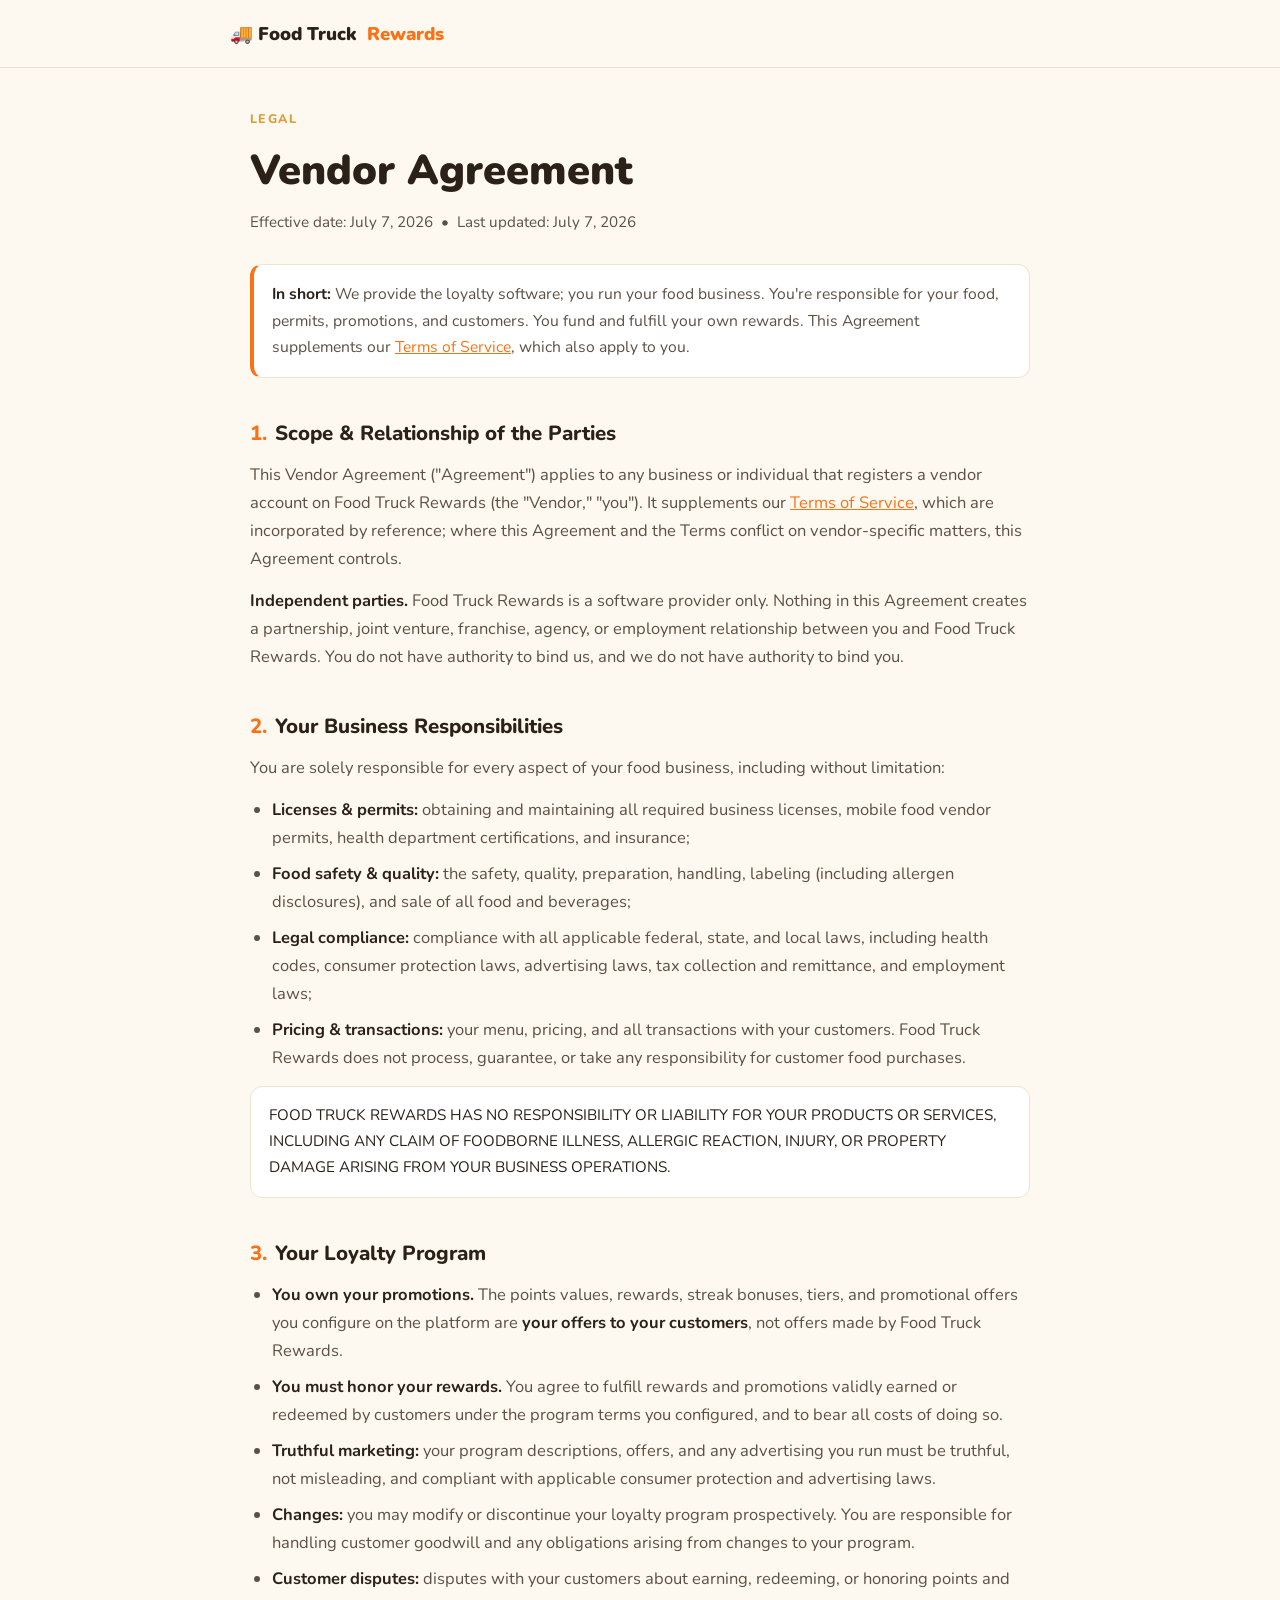
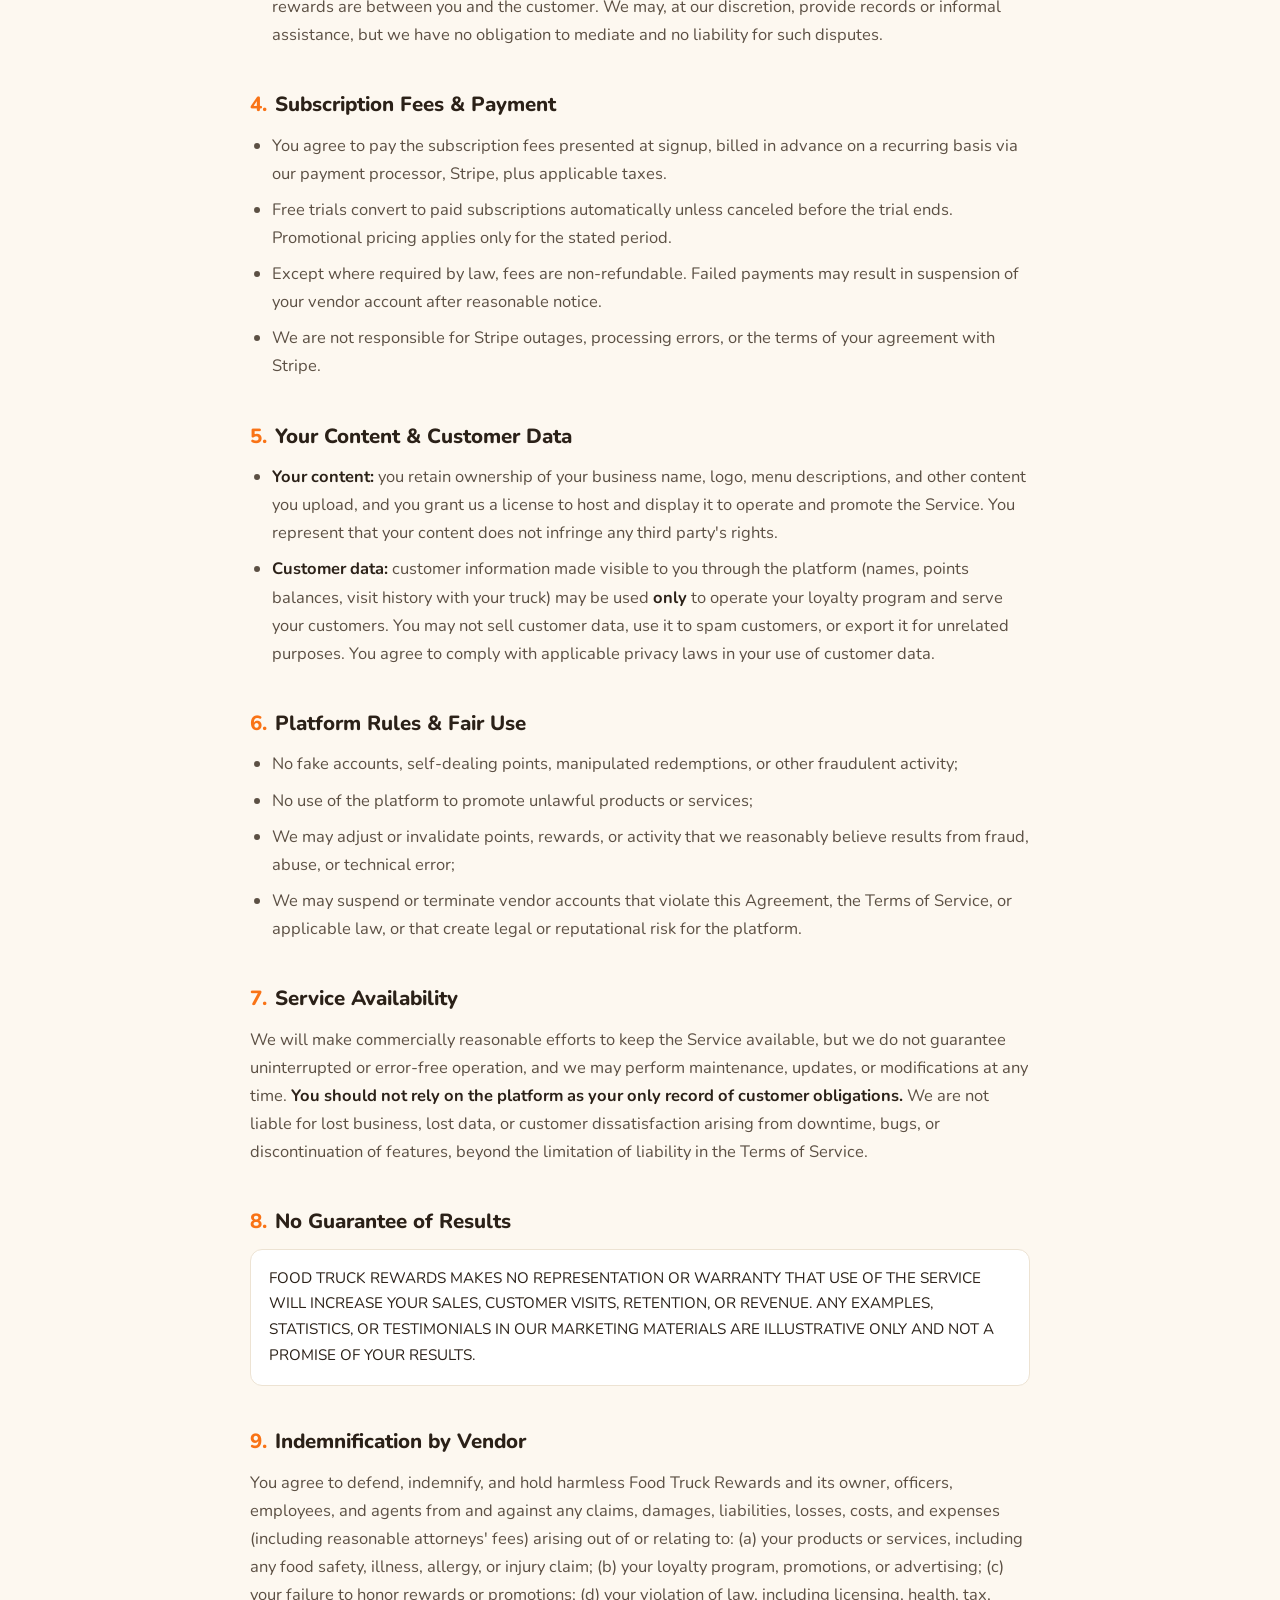
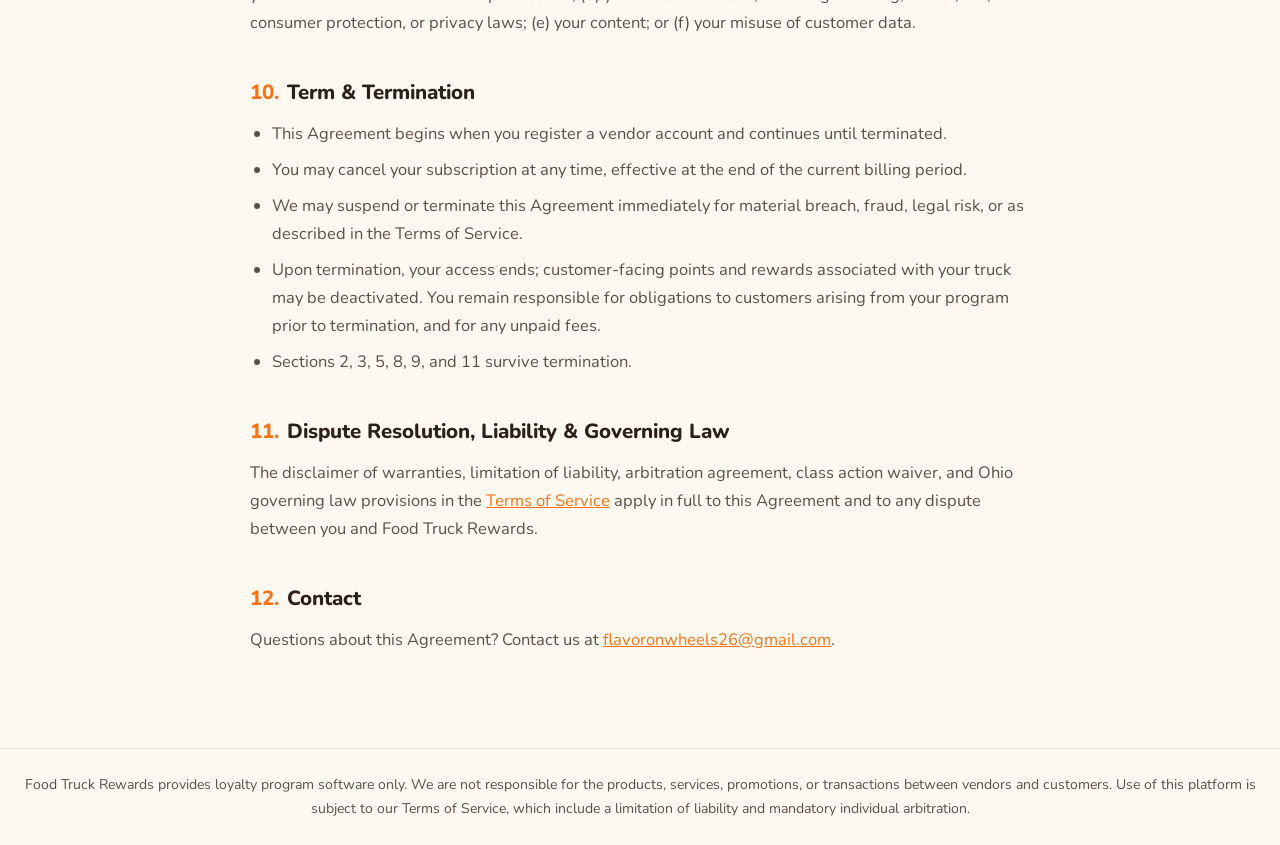
<file: vendor-agreement.html>
<!DOCTYPE html>
<html lang="en">
<head>
<meta charset="UTF-8">
<meta name="viewport" content="width=device-width, initial-scale=1.0">
<title>Vendor Agreement — Food Truck Rewards</title>
<link rel="preconnect" href="https://fonts.googleapis.com">
<link rel="preconnect" href="https://fonts.gstatic.com" crossorigin>
<link href="https://fonts.googleapis.com/css2?family=Nunito:wght@400;600;700;800;900&display=swap" rel="stylesheet">
<style>
  :root{
    --cream:#FDF8F0;
    --ink:#2B2118;
    --ink-soft:#5C5044;
    --orange:#F97316;
    --gold:#D9A036;
    --line:#EDE3D3;
    --card:#FFFFFF;
  }
  *{margin:0;padding:0;box-sizing:border-box;}
  body{font-family:'Nunito',sans-serif;background:var(--cream);color:var(--ink);line-height:1.7;font-size:16.5px;}
  header{border-bottom:1px solid var(--line);background:var(--cream);padding:18px 20px;}
  .brand{max-width:820px;margin:0 auto;display:flex;align-items:center;gap:10px;font-weight:900;font-size:1.15rem;}
  .brand span{color:var(--orange);}
  main{max-width:820px;margin:0 auto;padding:40px 20px 80px;}
  .eyebrow{color:var(--gold);font-weight:800;text-transform:uppercase;letter-spacing:.12em;font-size:.78rem;}
  h1{font-size:clamp(1.9rem,5vw,2.6rem);font-weight:900;margin:6px 0 4px;}
  .meta{color:var(--ink-soft);font-size:.95rem;margin-bottom:28px;}
  .notice{background:var(--card);border:1px solid var(--line);border-left:4px solid var(--orange);border-radius:12px;padding:16px 18px;margin-bottom:36px;font-size:.98rem;color:var(--ink-soft);}
  .notice strong{color:var(--ink);}
  h2{font-size:1.28rem;font-weight:800;margin:38px 0 10px;scroll-margin-top:20px;}
  h2 .num{color:var(--orange);margin-right:8px;}
  p{margin-bottom:14px;color:var(--ink-soft);}
  p strong, li strong{color:var(--ink);}
  ul{margin:0 0 14px 22px;color:var(--ink-soft);}
  li{margin-bottom:8px;}
  .caps{background:var(--card);border:1px solid var(--line);border-radius:12px;padding:16px 18px;margin-bottom:14px;font-size:.95rem;color:var(--ink);}
  a{color:var(--orange);}
  footer{border-top:1px solid var(--line);padding:24px 20px;text-align:center;color:var(--ink-soft);font-size:.88rem;}
</style>
</head>
<body>
<header><div class="brand">🚚 Food Truck <span>Rewards</span></div></header>
<main>
  <div class="eyebrow">Legal</div>
  <h1>Vendor Agreement</h1>
  <div class="meta">Effective date: July 7, 2026 &nbsp;•&nbsp; Last updated: July 7, 2026</div>

  <div class="notice"><strong>In short:</strong> We provide the loyalty software; you run your food business. You're responsible for your food, permits, promotions, and customers. You fund and fulfill your own rewards. This Agreement supplements our <a href="/terms">Terms of Service</a>, which also apply to you.</div>

  <h2><span class="num">1.</span>Scope &amp; Relationship of the Parties</h2>
  <p>This Vendor Agreement ("Agreement") applies to any business or individual that registers a vendor account on Food Truck Rewards (the "Vendor," "you"). It supplements our <a href="/terms">Terms of Service</a>, which are incorporated by reference; where this Agreement and the Terms conflict on vendor-specific matters, this Agreement controls.</p>
  <p><strong>Independent parties.</strong> Food Truck Rewards is a software provider only. Nothing in this Agreement creates a partnership, joint venture, franchise, agency, or employment relationship between you and Food Truck Rewards. You do not have authority to bind us, and we do not have authority to bind you.</p>

  <h2><span class="num">2.</span>Your Business Responsibilities</h2>
  <p>You are solely responsible for every aspect of your food business, including without limitation:</p>
  <ul>
    <li><strong>Licenses &amp; permits:</strong> obtaining and maintaining all required business licenses, mobile food vendor permits, health department certifications, and insurance;</li>
    <li><strong>Food safety &amp; quality:</strong> the safety, quality, preparation, handling, labeling (including allergen disclosures), and sale of all food and beverages;</li>
    <li><strong>Legal compliance:</strong> compliance with all applicable federal, state, and local laws, including health codes, consumer protection laws, advertising laws, tax collection and remittance, and employment laws;</li>
    <li><strong>Pricing &amp; transactions:</strong> your menu, pricing, and all transactions with your customers. Food Truck Rewards does not process, guarantee, or take any responsibility for customer food purchases.</li>
  </ul>
  <div class="caps">FOOD TRUCK REWARDS HAS NO RESPONSIBILITY OR LIABILITY FOR YOUR PRODUCTS OR SERVICES, INCLUDING ANY CLAIM OF FOODBORNE ILLNESS, ALLERGIC REACTION, INJURY, OR PROPERTY DAMAGE ARISING FROM YOUR BUSINESS OPERATIONS.</div>

  <h2><span class="num">3.</span>Your Loyalty Program</h2>
  <ul>
    <li><strong>You own your promotions.</strong> The points values, rewards, streak bonuses, tiers, and promotional offers you configure on the platform are <strong>your offers to your customers</strong>, not offers made by Food Truck Rewards.</li>
    <li><strong>You must honor your rewards.</strong> You agree to fulfill rewards and promotions validly earned or redeemed by customers under the program terms you configured, and to bear all costs of doing so.</li>
    <li><strong>Truthful marketing:</strong> your program descriptions, offers, and any advertising you run must be truthful, not misleading, and compliant with applicable consumer protection and advertising laws.</li>
    <li><strong>Changes:</strong> you may modify or discontinue your loyalty program prospectively. You are responsible for handling customer goodwill and any obligations arising from changes to your program.</li>
    <li><strong>Customer disputes:</strong> disputes with your customers about earning, redeeming, or honoring points and rewards are between you and the customer. We may, at our discretion, provide records or informal assistance, but we have no obligation to mediate and no liability for such disputes.</li>
  </ul>

  <h2><span class="num">4.</span>Subscription Fees &amp; Payment</h2>
  <ul>
    <li>You agree to pay the subscription fees presented at signup, billed in advance on a recurring basis via our payment processor, Stripe, plus applicable taxes.</li>
    <li>Free trials convert to paid subscriptions automatically unless canceled before the trial ends. Promotional pricing applies only for the stated period.</li>
    <li>Except where required by law, fees are non-refundable. Failed payments may result in suspension of your vendor account after reasonable notice.</li>
    <li>We are not responsible for Stripe outages, processing errors, or the terms of your agreement with Stripe.</li>
  </ul>

  <h2><span class="num">5.</span>Your Content &amp; Customer Data</h2>
  <ul>
    <li><strong>Your content:</strong> you retain ownership of your business name, logo, menu descriptions, and other content you upload, and you grant us a license to host and display it to operate and promote the Service. You represent that your content does not infringe any third party's rights.</li>
    <li><strong>Customer data:</strong> customer information made visible to you through the platform (names, points balances, visit history with your truck) may be used <strong>only</strong> to operate your loyalty program and serve your customers. You may not sell customer data, use it to spam customers, or export it for unrelated purposes. You agree to comply with applicable privacy laws in your use of customer data.</li>
  </ul>

  <h2><span class="num">6.</span>Platform Rules &amp; Fair Use</h2>
  <ul>
    <li>No fake accounts, self-dealing points, manipulated redemptions, or other fraudulent activity;</li>
    <li>No use of the platform to promote unlawful products or services;</li>
    <li>We may adjust or invalidate points, rewards, or activity that we reasonably believe results from fraud, abuse, or technical error;</li>
    <li>We may suspend or terminate vendor accounts that violate this Agreement, the Terms of Service, or applicable law, or that create legal or reputational risk for the platform.</li>
  </ul>

  <h2><span class="num">7.</span>Service Availability</h2>
  <p>We will make commercially reasonable efforts to keep the Service available, but we do not guarantee uninterrupted or error-free operation, and we may perform maintenance, updates, or modifications at any time. <strong>You should not rely on the platform as your only record of customer obligations.</strong> We are not liable for lost business, lost data, or customer dissatisfaction arising from downtime, bugs, or discontinuation of features, beyond the limitation of liability in the Terms of Service.</p>

  <h2><span class="num">8.</span>No Guarantee of Results</h2>
  <div class="caps">FOOD TRUCK REWARDS MAKES NO REPRESENTATION OR WARRANTY THAT USE OF THE SERVICE WILL INCREASE YOUR SALES, CUSTOMER VISITS, RETENTION, OR REVENUE. ANY EXAMPLES, STATISTICS, OR TESTIMONIALS IN OUR MARKETING MATERIALS ARE ILLUSTRATIVE ONLY AND NOT A PROMISE OF YOUR RESULTS.</div>

  <h2><span class="num">9.</span>Indemnification by Vendor</h2>
  <p>You agree to defend, indemnify, and hold harmless Food Truck Rewards and its owner, officers, employees, and agents from and against any claims, damages, liabilities, losses, costs, and expenses (including reasonable attorneys' fees) arising out of or relating to: (a) your products or services, including any food safety, illness, allergy, or injury claim; (b) your loyalty program, promotions, or advertising; (c) your failure to honor rewards or promotions; (d) your violation of law, including licensing, health, tax, consumer protection, or privacy laws; (e) your content; or (f) your misuse of customer data.</p>

  <h2><span class="num">10.</span>Term &amp; Termination</h2>
  <ul>
    <li>This Agreement begins when you register a vendor account and continues until terminated.</li>
    <li>You may cancel your subscription at any time, effective at the end of the current billing period.</li>
    <li>We may suspend or terminate this Agreement immediately for material breach, fraud, legal risk, or as described in the Terms of Service.</li>
    <li>Upon termination, your access ends; customer-facing points and rewards associated with your truck may be deactivated. You remain responsible for obligations to customers arising from your program prior to termination, and for any unpaid fees.</li>
    <li>Sections 2, 3, 5, 8, 9, and 11 survive termination.</li>
  </ul>

  <h2><span class="num">11.</span>Dispute Resolution, Liability &amp; Governing Law</h2>
  <p>The disclaimer of warranties, limitation of liability, arbitration agreement, class action waiver, and Ohio governing law provisions in the <a href="/terms">Terms of Service</a> apply in full to this Agreement and to any dispute between you and Food Truck Rewards.</p>

  <h2><span class="num">12.</span>Contact</h2>
  <p>Questions about this Agreement? Contact us at <a href="mailto:flavoronwheels26@gmail.com">flavoronwheels26@gmail.com</a>.</p>
</main>
<footer>
  Food Truck Rewards provides loyalty program software only. We are not responsible for the products, services, promotions, or transactions between vendors and customers. Use of this platform is subject to our Terms of Service, which include a limitation of liability and mandatory individual arbitration.
</footer>
</body>
</html>
</file>
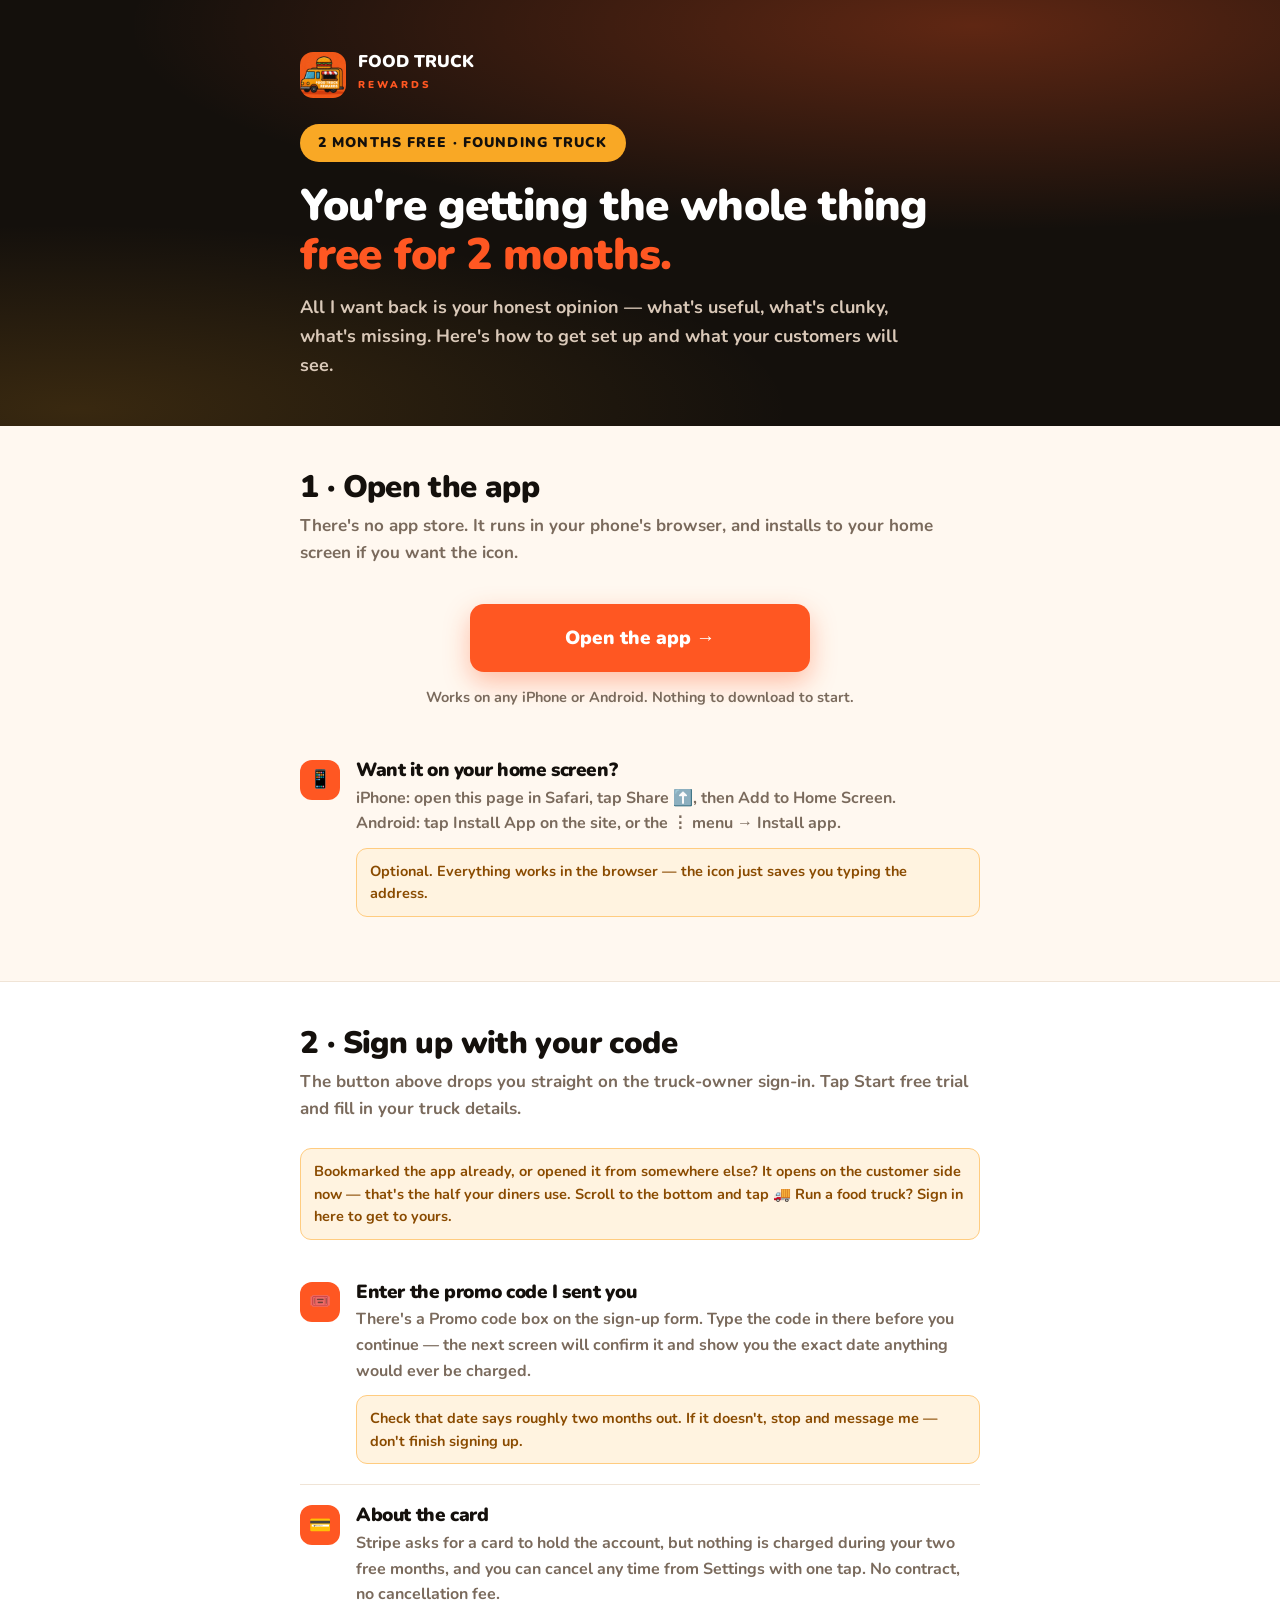
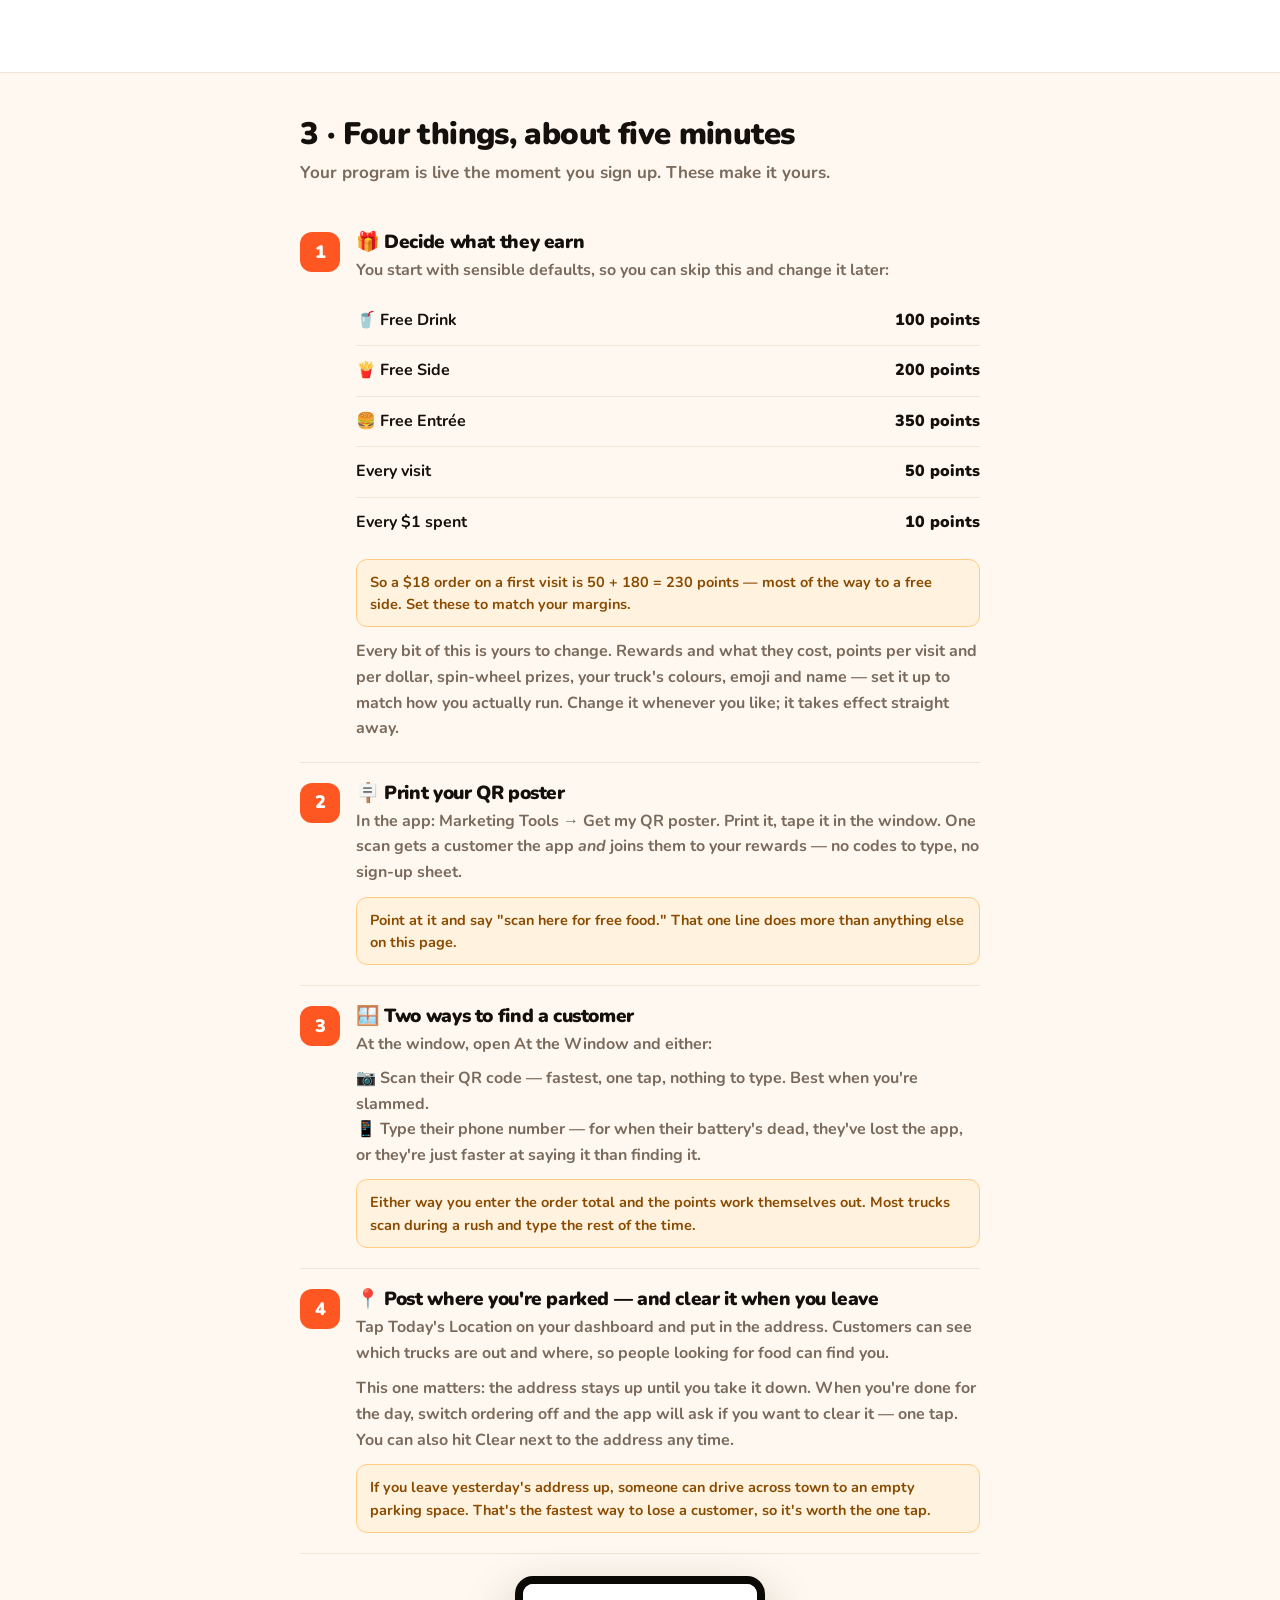
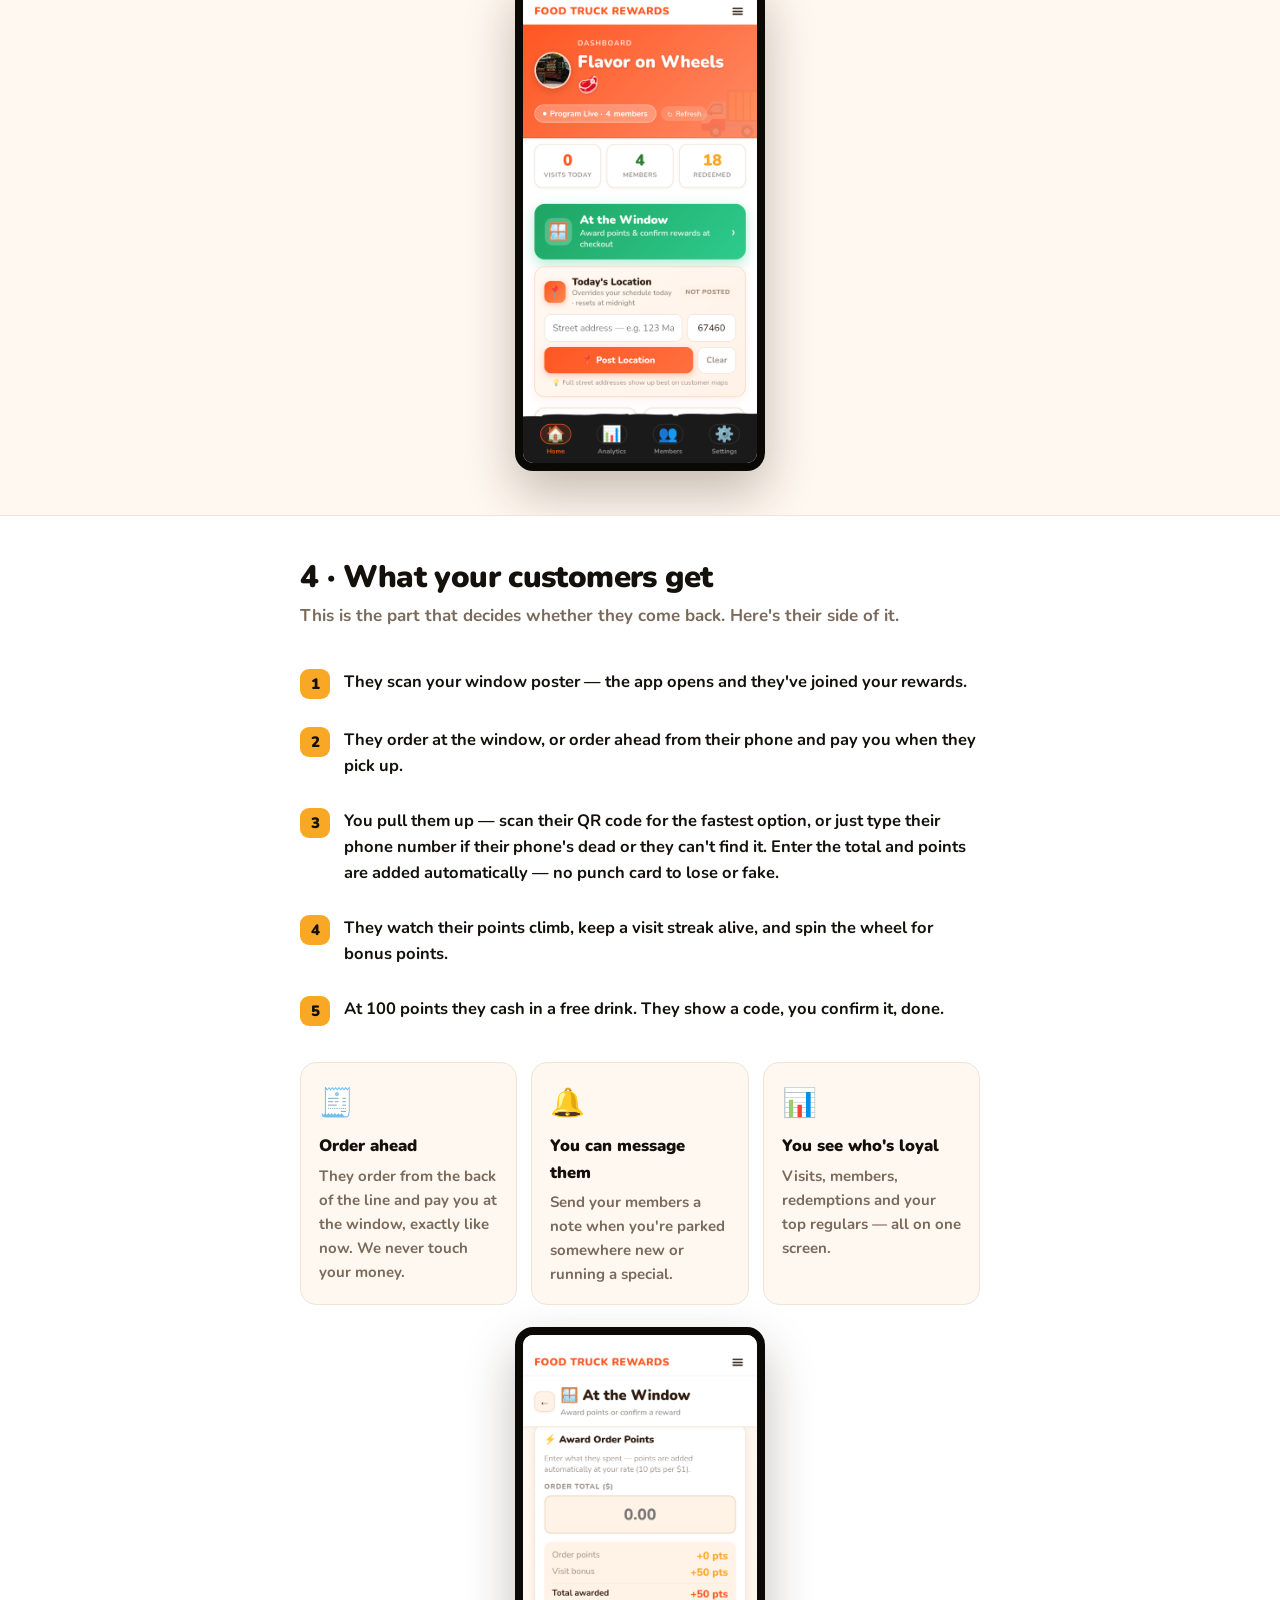
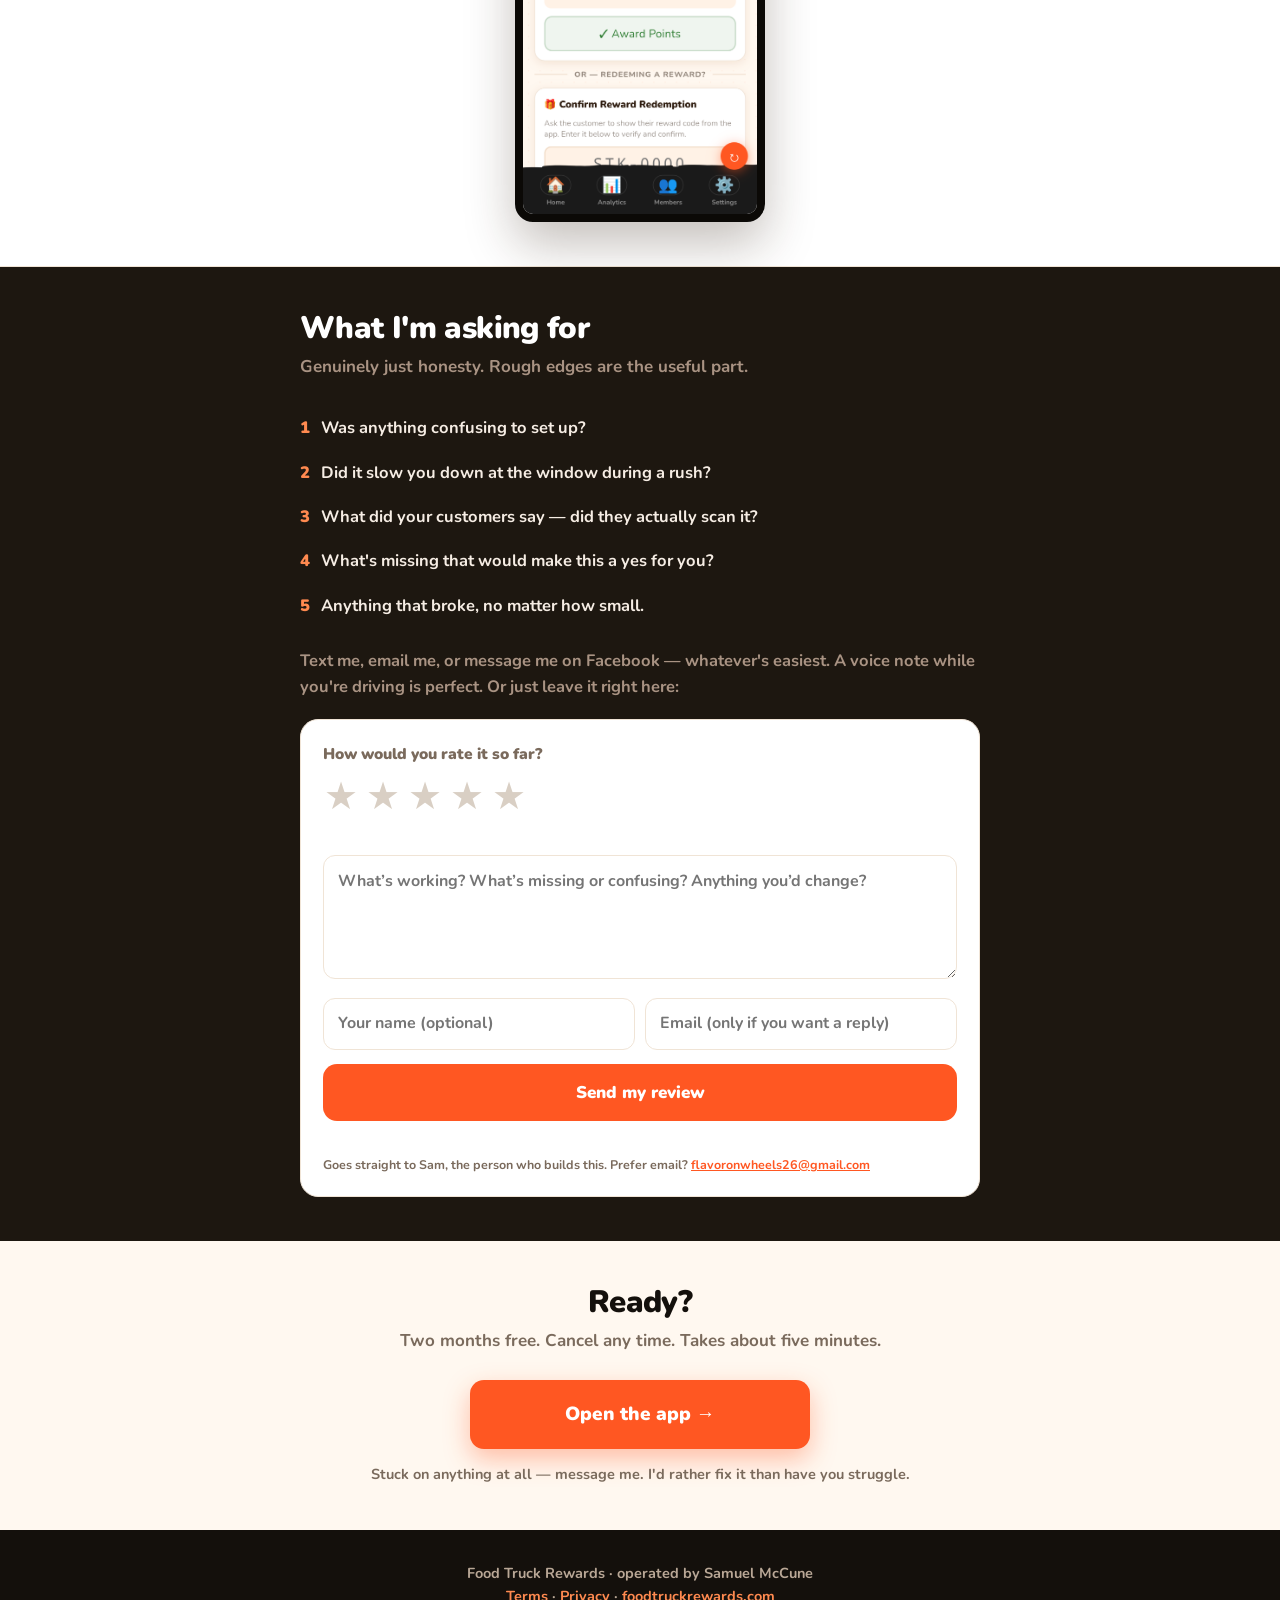
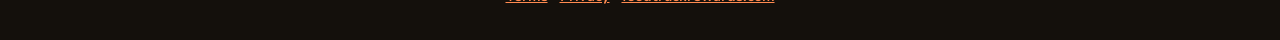
<file: welcome.html>
<!DOCTYPE html>
<html lang="en">
<head>
<meta charset="UTF-8">
<meta name="viewport" content="width=device-width, initial-scale=1.0">
<meta name="robots" content="noindex, nofollow">
<title>Welcome — Food Truck Rewards</title>
<meta name="theme-color" content="#14100C">
<link rel="icon" type="image/png" href="/icon-192.png">
<link rel="preconnect" href="https://fonts.googleapis.com">
<link href="https://fonts.googleapis.com/css2?family=Nunito:wght@700;800;900&display=swap" rel="stylesheet">
<style>
  :root{ --or:#FF5722; --or-lt:#FF8A50; --gold:#F9A825; --gn:#1f8f3a;
         --ink:#14100C; --ink2:#1D1710; --cream:#FFF8F0; --mu:#7a6a5c;
         --mu-d:#A99383; --line:#f0e4d6; --line-d:rgba(255,255,255,.12); }
  *{box-sizing:border-box;margin:0;padding:0}
  html{scroll-behavior:smooth}
  body{font-family:'Nunito',-apple-system,BlinkMacSystemFont,'Segoe UI',sans-serif;
       font-weight:700;background:var(--cream);color:var(--ink);line-height:1.6;
       -webkit-font-smoothing:antialiased;overflow-x:hidden}
  img{max-width:100%;display:block}
  h1,h2,h3{font-weight:900;line-height:1.1;letter-spacing:-.02em}
  .wrap{max-width:720px;margin:0 auto;padding:0 20px}

  /* hero */
  .hero{background:var(--ink);color:#fff;padding:52px 0 46px;position:relative;overflow:hidden}
  .hero::before{content:"";position:absolute;inset:0;
    background:radial-gradient(110% 80% at 76% 6%, rgba(255,87,34,.32) 0%, transparent 60%),
               radial-gradient(90% 70% at 6% 96%, rgba(249,168,37,.16) 0%, transparent 62%)}
  .hero .wrap{position:relative}
  .brand{display:flex;align-items:center;gap:12px;margin-bottom:26px}
  .brand img{width:46px;height:46px;border-radius:13px}
  .brand b{font-size:17px;font-weight:900;line-height:1.05;display:block}
  .brand span{font-size:10px;font-weight:900;letter-spacing:.3em;color:var(--or)}
  .hero h1{font-size:clamp(30px,7vw,44px);margin-bottom:14px}
  .hero h1 em{color:var(--or);font-style:normal}
  .hero p{font-size:18px;color:#D9C8B8;max-width:34em}
  .pill{display:inline-block;background:var(--gold);color:var(--ink);font-size:14px;
        font-weight:900;padding:8px 18px;border-radius:999px;margin-bottom:20px;
        text-transform:uppercase;letter-spacing:.08em}

  section{padding:44px 0}
  .band{background:#fff;border-top:1px solid var(--line);border-bottom:1px solid var(--line)}
  h2{font-size:clamp(23px,5vw,31px);margin-bottom:8px}
  .lead{color:var(--mu);font-size:17px;margin-bottom:26px}

  /* steps */
  .step{display:flex;gap:16px;padding:20px 0;border-bottom:1px solid var(--line)}
  .step:last-child{border-bottom:none}
  .step .n{flex:0 0 40px;height:40px;border-radius:12px;background:var(--or);color:#fff;
           display:flex;align-items:center;justify-content:center;font-weight:900;font-size:18px}
  .step h3{font-size:19px;margin-bottom:5px}
  .step p{font-size:16px;color:var(--mu)}
  /* usable outside a .step too — the sign-in note under step 2 is one */
  .tip{background:#FFF3E0;border:1.5px solid #FFCC80;border-radius:11px;
       padding:11px 13px;font-size:14.5px;color:#8a4b00;line-height:1.55}
  .step .tip{margin-top:11px}

  .btn{display:inline-flex;align-items:center;justify-content:center;gap:9px;
       text-decoration:none;font-weight:900;font-size:17px;padding:16px 30px;border-radius:14px;
       background:var(--or);color:#fff;box-shadow:0 10px 26px rgba(255,87,34,.36)}
  .btn.big{font-size:19px;padding:19px 40px;width:100%;max-width:340px}
  .btn.ghost{background:#fff;color:var(--or);border:2px solid var(--or);box-shadow:none}

  .cards{display:grid;grid-template-columns:repeat(auto-fit,minmax(210px,1fr));gap:14px}
  .card{background:var(--cream);border:1.5px solid var(--line);border-radius:16px;padding:18px}
  .band .card{background:var(--cream)}
  .card .e{font-size:28px;margin-bottom:8px}
  .card h4{font-size:16.5px;font-weight:900;margin-bottom:4px}
  .card p{font-size:15px;color:var(--mu)}

  /* what customers see */
  .flow{counter-reset:f}
  .flow li{list-style:none;display:flex;gap:14px;padding:14px 0;font-size:16.5px}
  /* the text is a flex item, so it needs min-width:0 or a long line pushes
     the whole page sideways instead of wrapping */
  .flow li>span{min-width:0}
  .flow li::before{counter-increment:f;content:counter(f);flex:0 0 30px;height:30px;
    border-radius:9px;background:var(--gold);color:var(--ink);font-weight:900;font-size:15px;
    display:flex;align-items:center;justify-content:center}

  .rate{display:flex;justify-content:space-between;gap:12px;padding:12px 0;
        border-bottom:1px solid var(--line);font-size:16px}
  .rate:last-child{border-bottom:none}
  .rate b{font-weight:900;white-space:nowrap}

  .shot{border-radius:18px;border:8px solid #0B0906;overflow:hidden;
        box-shadow:0 22px 50px rgba(45,27,14,.28);max-width:250px;margin:22px auto 0}

  .ask{background:var(--ink2);color:#F6EDE4}
  .ask h2{color:#fff}
  .ask .lead{color:var(--mu-d)}
  .ask li{list-style:none;padding:9px 0;font-size:16.5px;display:flex;gap:11px}
  .ask li span{color:var(--or-lt);font-weight:900}

  footer{background:var(--ink);color:#B9A796;padding:32px 0;font-size:14.5px;text-align:center}
  footer a{color:var(--or-lt)}
  .cta-wrap{text-align:center;padding:12px 0 4px}
  .fine{font-size:14.5px;color:var(--mu);margin-top:14px;text-align:center}
</style>
</head>
<body>

<div class="hero">
  <div class="wrap">
    <div class="brand">
      <img src="/logo.png" alt="">
      <div><b>FOOD TRUCK</b><span>REWARDS</span></div>
    </div>
    <div class="pill">2 months free · founding truck</div>
    <h1>You're getting the whole thing <em>free for 2 months.</em></h1>
    <p>All I want back is your honest opinion — what's useful, what's clunky, what's missing.
       Here's how to get set up and what your customers will see.</p>
  </div>
</div>

<section>
  <div class="wrap">
    <h2>1 · Open the app</h2>
    <p class="lead">There's no app store. It runs in your phone's browser, and installs to your
       home screen if you want the icon.</p>
    <div class="cta-wrap">
      <a class="btn big" href="/app?v=1">Open the app →</a>
      <div class="fine">Works on any iPhone or Android. Nothing to download to start.</div>
    </div>
    <div style="margin-top:26px">
      <div class="step">
        <div class="n">📱</div>
        <div>
          <h3>Want it on your home screen?</h3>
          <p><b>iPhone:</b> open this page in Safari, tap <b>Share</b> ⬆️, then <b>Add to Home Screen</b>.<br>
             <b>Android:</b> tap <b>Install App</b> on the site, or the ⋮ menu → <b>Install app</b>.</p>
          <div class="tip">Optional. Everything works in the browser — the icon just saves you typing the address.</div>
        </div>
      </div>
    </div>
  </div>
</section>

<section class="band">
  <div class="wrap">
    <h2>2 · Sign up with your code</h2>
    <p class="lead">The button above drops you straight on the truck-owner sign-in. Tap
       <b>Start free trial</b> and fill in your truck details.</p>
    <div class="tip" style="margin-bottom:22px">Bookmarked the app already, or opened it from
      somewhere else? It opens on the customer side now — that's the half your diners use. Scroll to
      the bottom and tap <b>🚚 Run a food truck? Sign in here</b> to get to yours.</div>
    <div class="step">
      <div class="n">🎟️</div>
      <div>
        <h3>Enter the promo code I sent you</h3>
        <p>There's a <b>Promo code</b> box on the sign-up form. Type the code in there before you
           continue — the next screen will confirm it and show you the exact date anything would
           ever be charged.</p>
        <div class="tip">Check that date says roughly two months out. If it doesn't, stop and
          message me — don't finish signing up.</div>
      </div>
    </div>
    <div class="step">
      <div class="n">💳</div>
      <div>
        <h3>About the card</h3>
        <p>Stripe asks for a card to hold the account, but <b>nothing is charged during your two
           free months</b>, and you can cancel any time from Settings with one tap. No contract,
           no cancellation fee.</p>
      </div>
    </div>
  </div>
</section>

<section>
  <div class="wrap">
    <h2>3 · Four things, about five minutes</h2>
    <p class="lead">Your program is live the moment you sign up. These make it yours.</p>

    <div class="step">
      <div class="n">1</div>
      <div>
        <h3>🎁 Decide what they earn</h3>
        <p>You start with sensible defaults, so you can skip this and change it later:</p>
        <div style="margin-top:12px">
          <div class="rate"><span>🥤 Free Drink</span><b>100 points</b></div>
          <div class="rate"><span>🍟 Free Side</span><b>200 points</b></div>
          <div class="rate"><span>🍔 Free Entrée</span><b>350 points</b></div>
          <div class="rate"><span>Every visit</span><b>50 points</b></div>
          <div class="rate"><span>Every $1 spent</span><b>10 points</b></div>
        </div>
        <div class="tip">So a $18 order on a first visit is 50 + 180 = <b>230 points</b> — most of
          the way to a free side. Set these to match your margins.</div>
        <p style="margin-top:12px"><b>Every bit of this is yours to change.</b> Rewards and what
           they cost, points per visit and per dollar, spin-wheel prizes, your truck's colours,
           emoji and name — set it up to match how you actually run. Change it whenever you like;
           it takes effect straight away.</p>
      </div>
    </div>

    <div class="step">
      <div class="n">2</div>
      <div>
        <h3>🪧 Print your QR poster</h3>
        <p>In the app: <b>Marketing Tools → Get my QR poster</b>. Print it, tape it in the window.
           One scan gets a customer the app <em>and</em> joins them to your rewards — no codes to
           type, no sign-up sheet.</p>
        <div class="tip">Point at it and say "scan here for free food." That one line does more
          than anything else on this page.</div>
      </div>
    </div>

    <div class="step">
      <div class="n">3</div>
      <div>
        <h3>🪟 Two ways to find a customer</h3>
        <p>At the window, open <b>At the Window</b> and either:</p>
        <p style="margin-top:8px">📷 <b>Scan their QR code</b> — fastest, one tap, nothing to type.
           Best when you're slammed.<br>
           📱 <b>Type their phone number</b> — for when their battery's dead, they've lost the
           app, or they're just faster at saying it than finding it.</p>
        <div class="tip">Either way you enter the order total and the points work themselves out.
          Most trucks scan during a rush and type the rest of the time.</div>
      </div>
    </div>

    <div class="step">
      <div class="n">4</div>
      <div>
        <h3>📍 Post where you're parked — and clear it when you leave</h3>
        <p>Tap <b>Today's Location</b> on your dashboard and put in the address. Customers can see
           which trucks are out and where, so people looking for food can find you.</p>
        <p style="margin-top:10px"><b>This one matters:</b> the address stays up until you take it
           down. When you're done for the day, switch <b>ordering off</b> and the app will ask if
           you want to clear it — one tap. You can also hit <b>Clear</b> next to the address any
           time.</p>
        <div class="tip">If you leave yesterday's address up, someone can drive across town to an
          empty parking space. That's the fastest way to lose a customer, so it's worth the one tap.</div>
      </div>
    </div>

    <img class="shot" src="/tour-1.png" alt="The vendor dashboard on a phone">
  </div>
</section>

<section class="band">
  <div class="wrap">
    <h2>4 · What your customers get</h2>
    <p class="lead">This is the part that decides whether they come back. Here's their side of it.</p>
    <ol class="flow">
      <li><span>They scan your window poster — the app opens and they've joined your rewards.</span></li>
      <li><span>They order at the window, or order ahead from their phone and pay you when they pick up.</span></li>
      <li><span>You pull them up — <b>scan their QR code</b> for the fastest option, or just <b>type their phone number</b> if their phone's dead or they can't find it. Enter the total and points are added automatically — no punch card to lose or fake.</span></li>
      <li><span>They watch their points climb, keep a visit streak alive, and spin the wheel for bonus points.</span></li>
      <li><span>At 100 points they cash in a free drink. They show a code, you confirm it, done.</span></li>
    </ol>
    <div class="cards" style="margin-top:22px">
      <div class="card"><div class="e">🧾</div><h4>Order ahead</h4>
        <p>They order from the back of the line and pay you at the window, exactly like now. We never touch your money.</p></div>
      <div class="card"><div class="e">🔔</div><h4>You can message them</h4>
        <p>Send your members a note when you're parked somewhere new or running a special.</p></div>
      <div class="card"><div class="e">📊</div><h4>You see who's loyal</h4>
        <p>Visits, members, redemptions and your top regulars — all on one screen.</p></div>
    </div>
    <img class="shot" src="/tour-3.png" alt="Awarding points at the window">
  </div>
</section>

<section class="ask">
  <div class="wrap">
    <h2>What I'm asking for</h2>
    <p class="lead">Genuinely just honesty. Rough edges are the useful part.</p>
    <ul>
      <li><span>1</span> Was anything confusing to set up?</li>
      <li><span>2</span> Did it slow you down at the window during a rush?</li>
      <li><span>3</span> What did your customers say — did they actually scan it?</li>
      <li><span>4</span> What's missing that would make this a yes for you?</li>
      <li><span>5</span> Anything that broke, no matter how small.</li>
    </ul>
    <p style="margin-top:20px;font-size:16.5px;color:var(--mu-d)">
      Text me, email me, or message me on Facebook — whatever's easiest. A voice note while you're
      driving is perfect. Or just leave it right here:</p>
    <div data-ftr-feedback data-role="vendor" style="margin-top:18px;
         --fb-bg:#fff;--fb-line:var(--line);--fb-ink:var(--ink);--fb-mu:var(--mu);--fb-accent:var(--or);--fb-radius:18px"></div>
  </div>
</section>

<section>
  <div class="wrap" style="text-align:center">
    <h2>Ready?</h2>
    <p class="lead">Two months free. Cancel any time. Takes about five minutes.</p>
    <a class="btn big" href="/app?v=1">Open the app →</a>
    <div class="fine">Stuck on anything at all — message me. I'd rather fix it than have you struggle.</div>
  </div>
</section>

<footer>
  <div class="wrap">
    Food Truck Rewards · operated by Samuel McCune<br>
    <a href="/terms">Terms</a> · <a href="/privacy">Privacy</a> · <a href="/">foodtruckrewards.com</a>
  </div>
</footer>

<script src="/feedback.js" defer></script>

</body>
</html>
</file>
